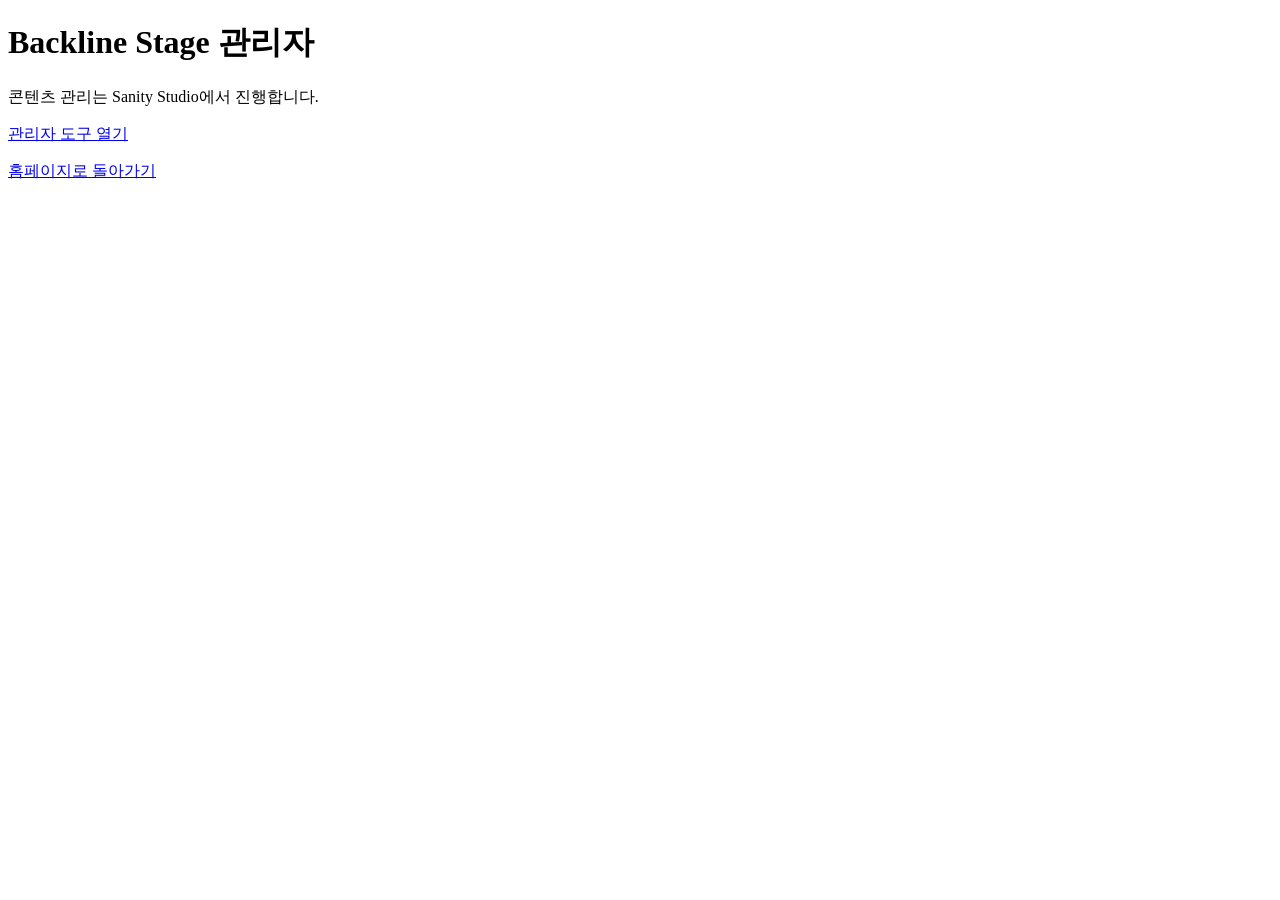
<file: admin/index.html>
<!doctype html>
<html lang="ko">
  <head>
    <meta charset="utf-8" />
    <meta name="viewport" content="width=device-width, initial-scale=1" />
    <meta name="robots" content="noindex,nofollow" />
    <title>관리자 | Backline Stage</title>
  </head>
  <body>
    <main>
      <h1>Backline Stage 관리자</h1>
      <p>콘텐츠 관리는 Sanity Studio에서 진행합니다.</p>
      <p><a href="https://backline-stage.sanity.studio/">관리자 도구 열기</a></p>
      <p><a href="/">홈페이지로 돌아가기</a></p>
    </main>
  </body>
</html>
</file>
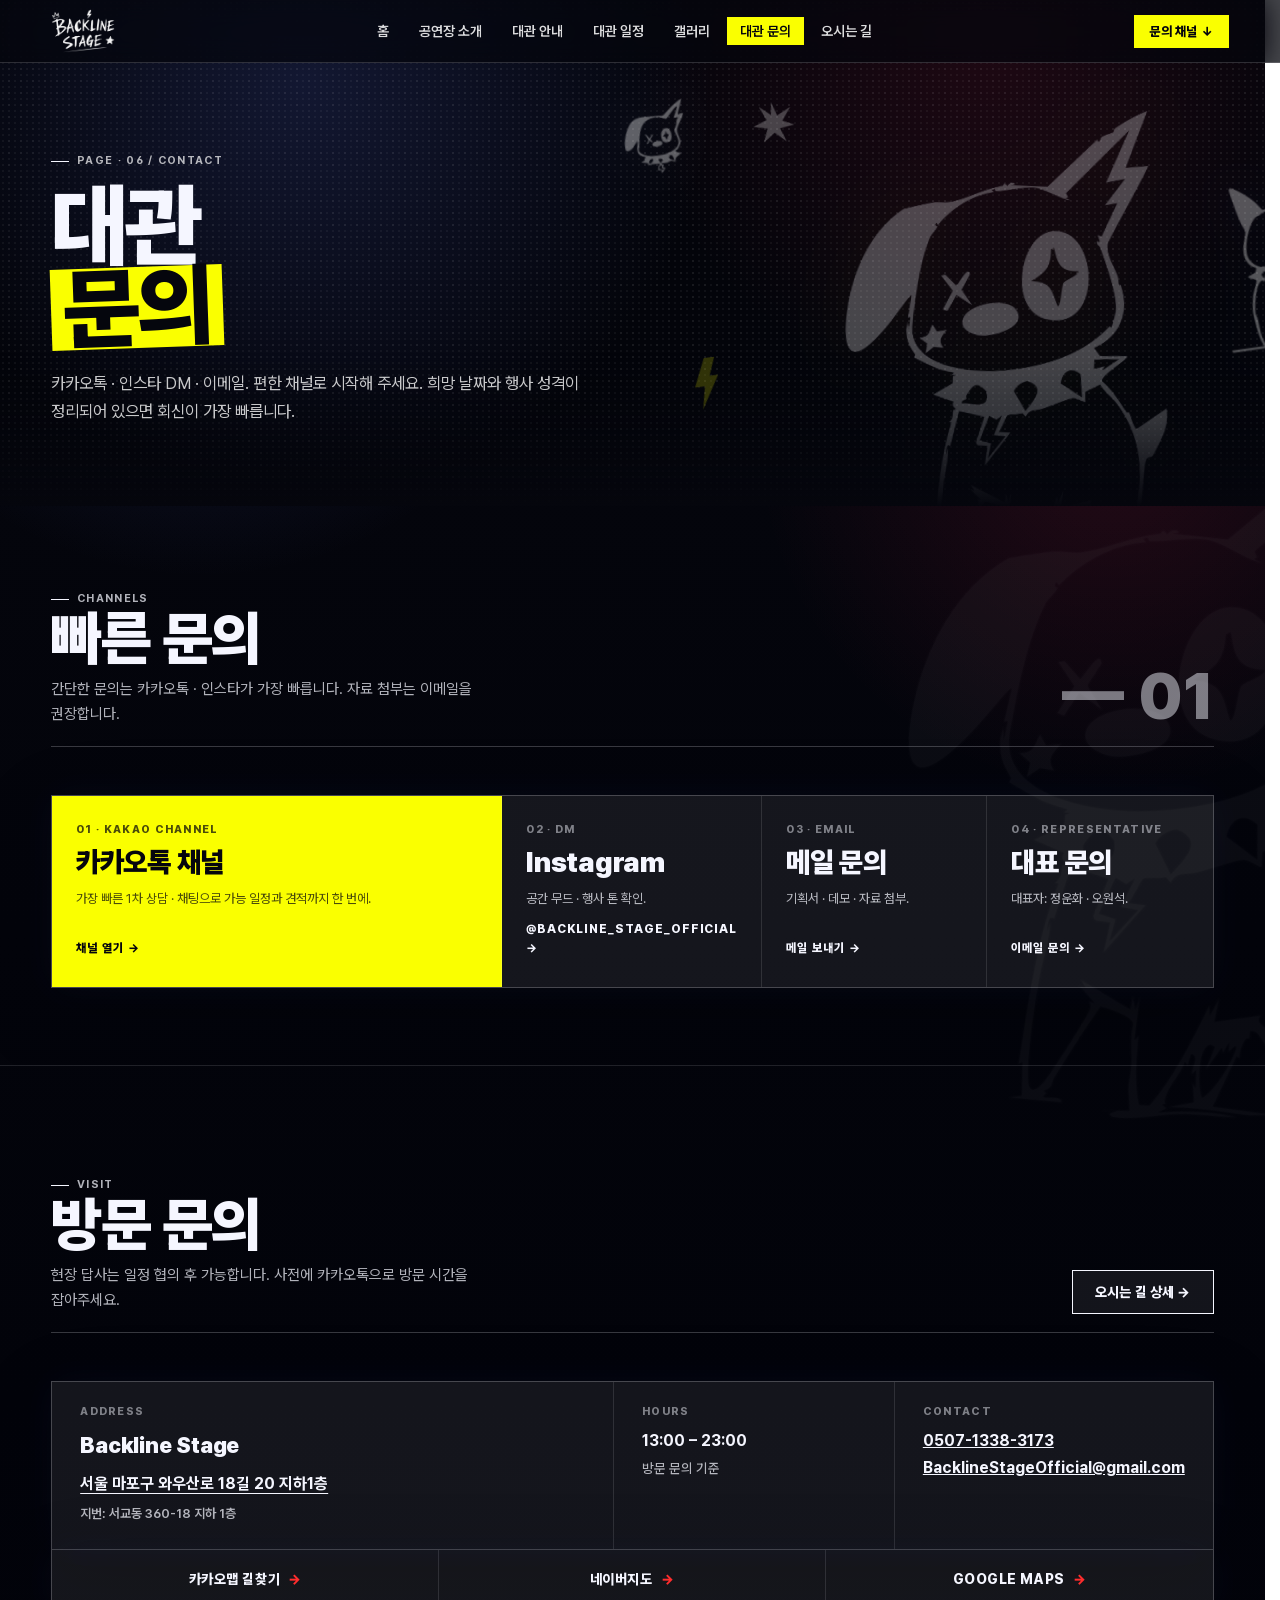
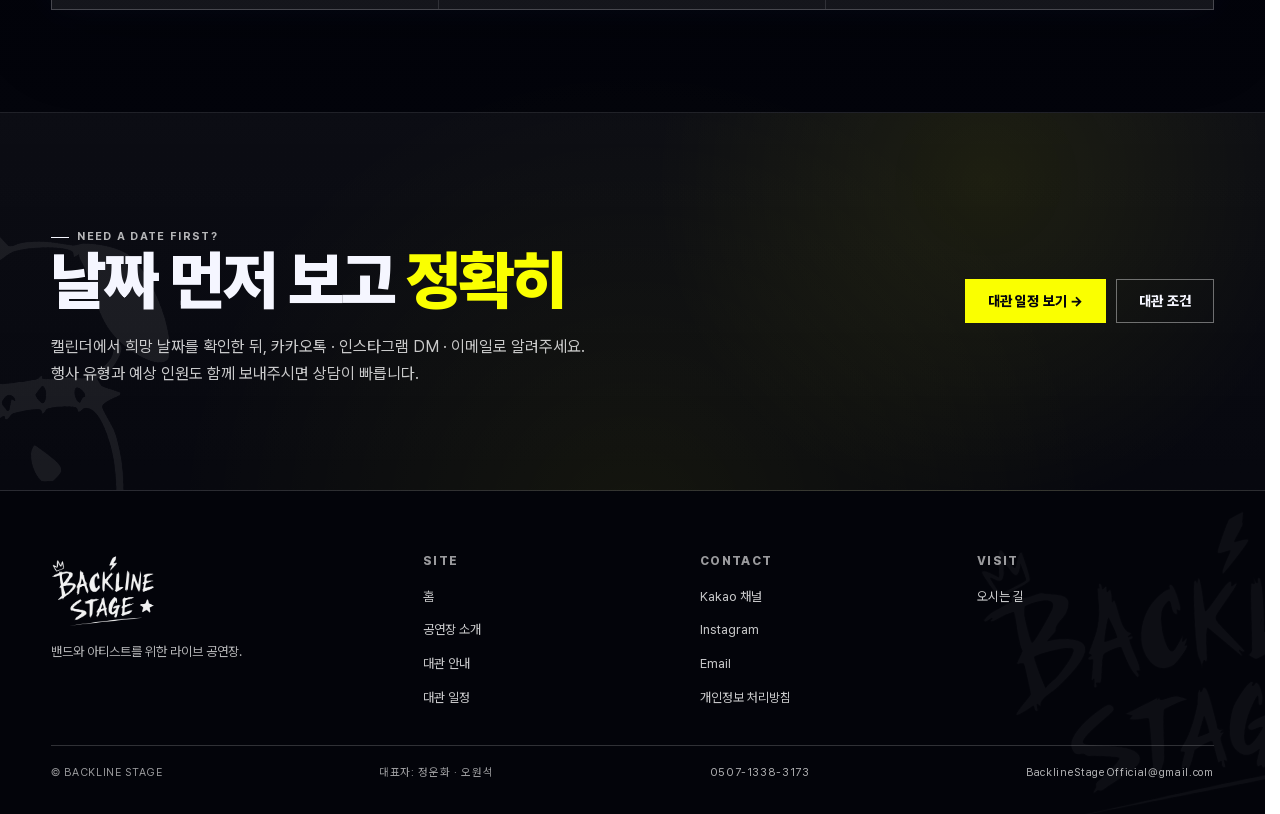
<file: contact.html>
<!doctype html>
<html lang="ko">
  <head>
    <meta charset="utf-8" />
    <meta name="viewport" content="width=device-width, initial-scale=1" />
    <link rel="stylesheet" href="./assets/fonts/pretendard/pretendard-dynamic-subset.css" />
    <link rel="preload" as="image" href="./assets/brand/original-white/logo-white.png" />
    <link rel="preload" as="image" href="./assets/brand/original-white/mascot-white.png" />
    <link rel="preload" as="image" href="./assets/brand/original-white/face-white.png" media="(min-width: 1081px)" />
    <link rel="preload" as="image" href="./assets/brand/original-white/mascot-back-white.png" media="(min-width: 1081px)" />
    <title>대관 문의 | Backline Stage</title>
<link rel="icon" href="/favicon.ico" sizes="any" />
    <link rel="icon" type="image/png" sizes="48x48" href="/favicon-48.png" />
    <link rel="icon" type="image/png" sizes="192x192" href="/favicon-192.png" />
    <link rel="apple-touch-icon" sizes="180x180" href="/apple-touch-icon.png" />
    <link rel="stylesheet" href="./styles.css" />
    <script defer src="./page-transitions.js"></script>
    <meta name="description" content="카카오톡, 인스타그램 DM, 이메일로 Backline Stage 대관 문의를 시작하세요." />
    <link rel="canonical" href="https://sbchung-ops.github.io/backline-stage-live/contact.html" />
    <meta property="og:site_name" content="Backline Stage" />
    <meta property="og:title" content="대관 문의 | Backline Stage" />
    <meta property="og:description" content="카카오톡, 인스타그램 DM, 이메일로 Backline Stage 대관 문의를 시작하세요." />
    <meta property="og:type" content="website" />
    <meta property="og:url" content="https://sbchung-ops.github.io/backline-stage-live/contact.html" />
    <meta property="og:image" content="https://sbchung-ops.github.io/backline-stage-live/assets/hero-reference-style.jpg" />
    <meta property="og:locale" content="ko_KR" />
    <meta name="twitter:card" content="summary_large_image" />
    <meta name="twitter:title" content="대관 문의 | Backline Stage" />
    <meta name="twitter:description" content="카카오톡, 인스타그램 DM, 이메일로 Backline Stage 대관 문의를 시작하세요." />
    <meta name="twitter:image" content="https://sbchung-ops.github.io/backline-stage-live/assets/hero-reference-style.jpg" />
    <script>window.BACKLINE_API_DISABLED=true;</script>
    <script type="module" src="./site-data.js"></script>
    <script type="module" src="./cms-content.js"></script>
  </head>
  <body>
    <header class="site-header">
      <div class="site-header__inner">
        <a class="brand" href="./index.html" aria-label="Backline Stage 홈">
          <img src="./assets/brand/original-white/logo-white.png" width="3243" height="2238" alt="" />
          <span class="brand-name">Backline Stage</span>
        </a>
        <nav class="nav" aria-label="주요 메뉴">
          <a href="./index.html">홈</a>
          <a href="./about.html">공연장 소개</a>
          <a href="./rental.html">대관 안내</a>
          <a href="./schedule.html">대관 일정</a>
          <a href="./gallery.html">갤러리</a>
          <a class="is-active" href="./contact.html">대관 문의</a>
          <a href="./location.html">오시는 길</a>
        </nav>
        <a class="header-cta" href="#contact-channels">문의 채널 ↓</a>
        <button class="nav-toggle" aria-label="메뉴 열기" onclick="document.querySelector('.nav').classList.toggle('is-open')">MENU</button>
      </div>
    </header>

    <main>
      <!-- HERO -->
      <section class="page-hero">
        <div class="page-hero__noise" aria-hidden="true"></div>
        <div class="page-hero__inner">
          <div>
            <p class="eyebrow">Page · 06 / Contact</p>
            <h1>대관<br /><span class="stamp">문의</span></h1>
            <p class="lead">
              카카오톡 · 인스타 DM · 이메일. 편한 채널로 시작해 주세요. 희망 날짜와 행사 성격이 정리되어 있으면 회신이 가장 빠릅니다.
            </p>
          </div>
          <div class="page-hero__pills" aria-hidden="true">
            <span class="hot">Reply 1–2 영업일</span>
            <span>13:00–23:00 KST</span>
            <span>KR · EN</span>
          </div>
        </div>
      </section>

      <!-- BIG CHANNELS -->
      <section class="section tight" id="contact-channels">
        <div class="wrap">
          <div class="section-head">
            <div>
              <p class="eyebrow">Channels</p>
              <h2>빠른 문의</h2>
              <p class="lead">간단한 문의는 카카오톡 · 인스타가 가장 빠릅니다. 자료 첨부는 이메일을 권장합니다.</p>
            </div>
            <div class="section-head__r"><span class="num">— 01</span></div>
          </div>

          <div class="bigch">
            <a class="primary" target="_blank" rel="noopener" href="https://pf.kakao.com/_UpUKX">
              <span class="bc-tag">01 · Kakao Channel</span>
              <span class="bc-title">카카오톡 채널</span>
              <span class="bc-sub">가장 빠른 1차 상담 · 채팅으로 가능 일정과 견적까지 한 번에.</span>
              <span class="bc-go">채널 열기</span>
            </a>
            <a target="_blank" rel="noopener" href="https://www.instagram.com/backline_stage_official/">
              <span class="bc-tag">02 · DM</span>
              <span class="bc-title">Instagram</span>
              <span class="bc-sub">공간 무드 · 행사 톤 확인.</span>
              <span class="bc-go">@backline_stage_official</span>
            </a>
            <a href="mailto:BacklineStageOfficial@gmail.com">
              <span class="bc-tag">03 · Email</span>
              <span class="bc-title">메일 문의</span>
              <span class="bc-sub">기획서 · 데모 · 자료 첨부.</span>
              <span class="bc-go">메일 보내기</span>
            </a>
            <a href="mailto:BacklineStageOfficial@gmail.com">
              <span class="bc-tag">04 · Representative</span>
              <span class="bc-title">대표 문의</span>
              <span class="bc-sub">대표자: 정운화 · 오원석.</span>
              <span class="bc-go">이메일 문의</span>
            </a>
          </div>
        </div>
      </section>

      <!-- VISIT TEASER -->
      <section class="section">
        <div class="wrap">
          <div class="section-head">
            <div>
              <p class="eyebrow">Visit</p>
              <h2>방문 문의</h2>
              <p class="lead">현장 답사는 일정 협의 후 가능합니다. 사전에 카카오톡으로 방문 시간을 잡아주세요.</p>
            </div>
            <div class="section-head__r">
              <a class="btn" href="./location.html">오시는 길 상세 →</a>
            </div>
          </div>

          <div class="addr-bar">
            <div>
              <span class="ab-tag">Address</span>
              <span class="ab-v big">Backline Stage</span>
              <a class="ab-v addr-link" target="_blank" rel="noopener" data-bind="venue.address" href="https://map.kakao.com/link/map/Backline%20Stage,37.5510009887565,126.924016871226" style="margin-top:6px;display:block;">서울 마포구 와우산로 18길 20 지하1층</a>
              <span class="ab-v" style="font-size:13px;font-weight:600;color:var(--ink-3);margin-top:6px;display:block;">지번: 서교동 360-18 지하 1층</span>
            </div>
            <div>
              <span class="ab-tag">Hours</span>
              <span class="ab-v">13:00 – 23:00<br /><small style="font-weight:500;color:var(--ink-3);">방문 문의 기준</small></span>
            </div>
            <div>
              <span class="ab-tag">Contact</span>
              <span class="ab-v">
                <a class="ab-link" href="tel:010-3402-4358">010-3402-4358</a><br />
                <a class="ab-link" href="mailto:BacklineStageOfficial@gmail.com">BacklineStageOfficial@gmail.com</a>
              </span>
            </div>
          </div>

          <div class="app-row" aria-label="지도 앱 연동">
            <a target="_blank" rel="noopener" data-mapaction="kakao" href="https://map.kakao.com/link/to/Backline%20Stage,37.5510009887565,126.924016871226">카카오맵 길찾기 <span class="arr">→</span></a>
            <a target="_blank" rel="noopener" data-mapaction="naver" href="https://map.naver.com/p/search/서울%20마포구%20와우산로%2018길%2020%20지하1층">네이버지도 <span class="arr">→</span></a>
            <a target="_blank" rel="noopener" data-mapaction="google" href="https://www.google.com/maps/dir/?api=1&destination=37.5510009887565,126.924016871226">Google Maps <span class="arr">→</span></a>
          </div>
        </div>
      </section>

      <!-- CTA -->
      <section class="cta">
        <div class="cta__inner">
          <div>
            <p class="eyebrow" style="color: rgba(255,255,255,0.7);">Need a date first?</p>
            <h2>날짜 먼저 보고 <span class="acc">정확히</span></h2>
            <p>캘린더에서 희망 날짜를 확인한 뒤, 카카오톡 · 인스타그램 DM · 이메일로 알려주세요. 행사 유형과 예상 인원도 함께 보내주시면 상담이 빠릅니다.</p>
          </div>
          <div class="cta__actions">
            <a class="btn hot" href="./schedule.html">대관 일정 보기 →</a>
            <a class="btn ghost" href="./rental.html">대관 조건</a>
          </div>
        </div>
      </section>
    </main>

    <footer class="site-footer">
      <div class="site-footer__inner">
        <div class="site-footer__top">
          <div class="site-footer__brand">
            <div class="logo-line">
              <img src="./assets/brand/original-white/logo-white.png" width="3243" height="2238" alt="" />
              <strong>Backline Stage</strong>
            </div>
            <p>밴드와 아티스트를 위한 라이브 공연장.</p>
          </div>
          <div>
            <h4>Site</h4>
            <ul>
              <li><a href="./index.html">홈</a></li>
              <li><a href="./about.html">공연장 소개</a></li>
              <li><a href="./rental.html">대관 안내</a></li>
              <li><a href="./schedule.html">대관 일정</a></li>
            </ul>
          </div>
          <div>
            <h4>Contact</h4>
            <ul>
              <li><a target="_blank" rel="noopener" href="https://pf.kakao.com/_UpUKX">Kakao 채널</a></li>
              <li><a target="_blank" rel="noopener" href="https://www.instagram.com/backline_stage_official/">Instagram</a></li>
              <li><a href="mailto:BacklineStageOfficial@gmail.com">Email</a></li>
              <li><a href="./privacy-policy.html">개인정보 처리방침</a></li>
            </ul>
          </div>
          <div>
            <h4>Visit</h4>
            <ul>
              <li><a href="./location.html">오시는 길</a></li>
            </ul>
          </div>
        </div>
        <div class="site-footer__bot">
          <span>© Backline Stage</span>
          <span>대표자: 정운화 · 오원석</span>
          <span><a href="tel:010-3402-4358">010-3402-4358</a></span>
          <span><a href="mailto:BacklineStageOfficial@gmail.com">BacklineStageOfficial@gmail.com</a></span>
        </div>
      </div>
    </footer>
  </body>
</html>
</file>
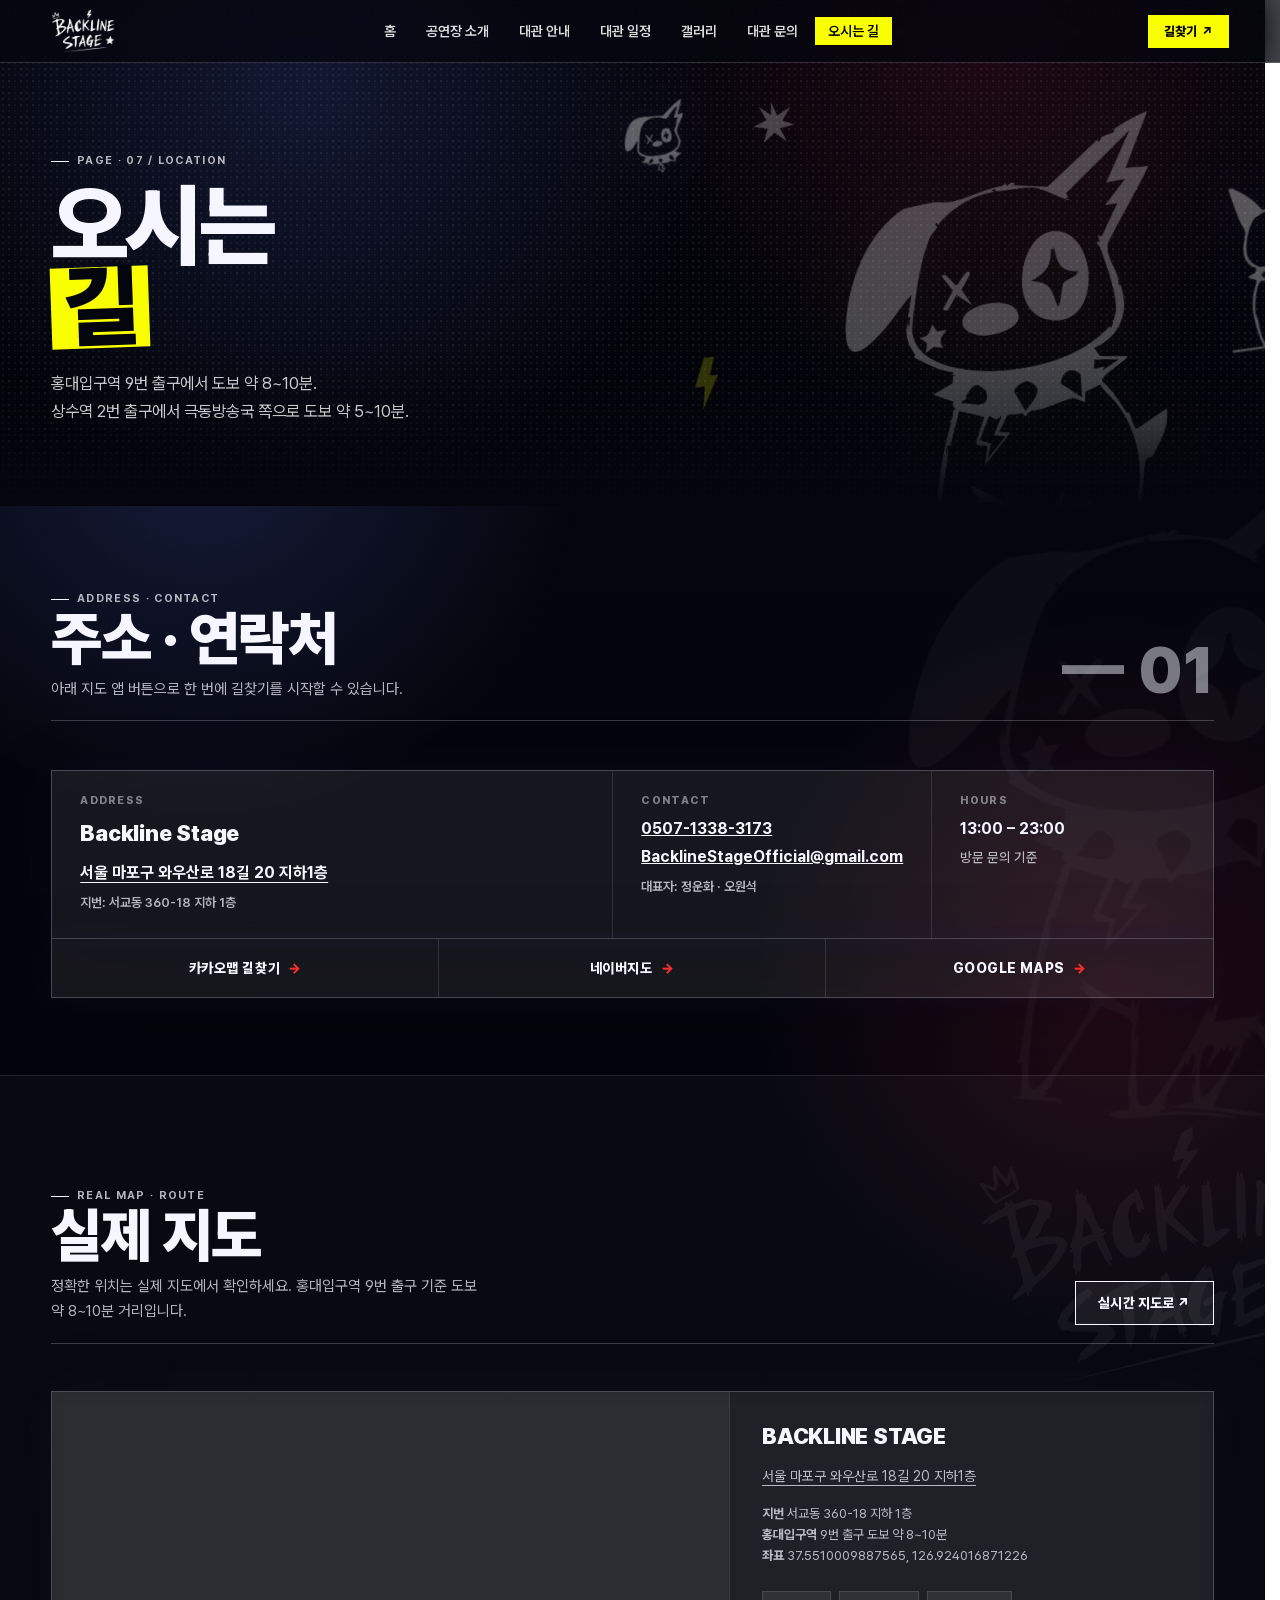
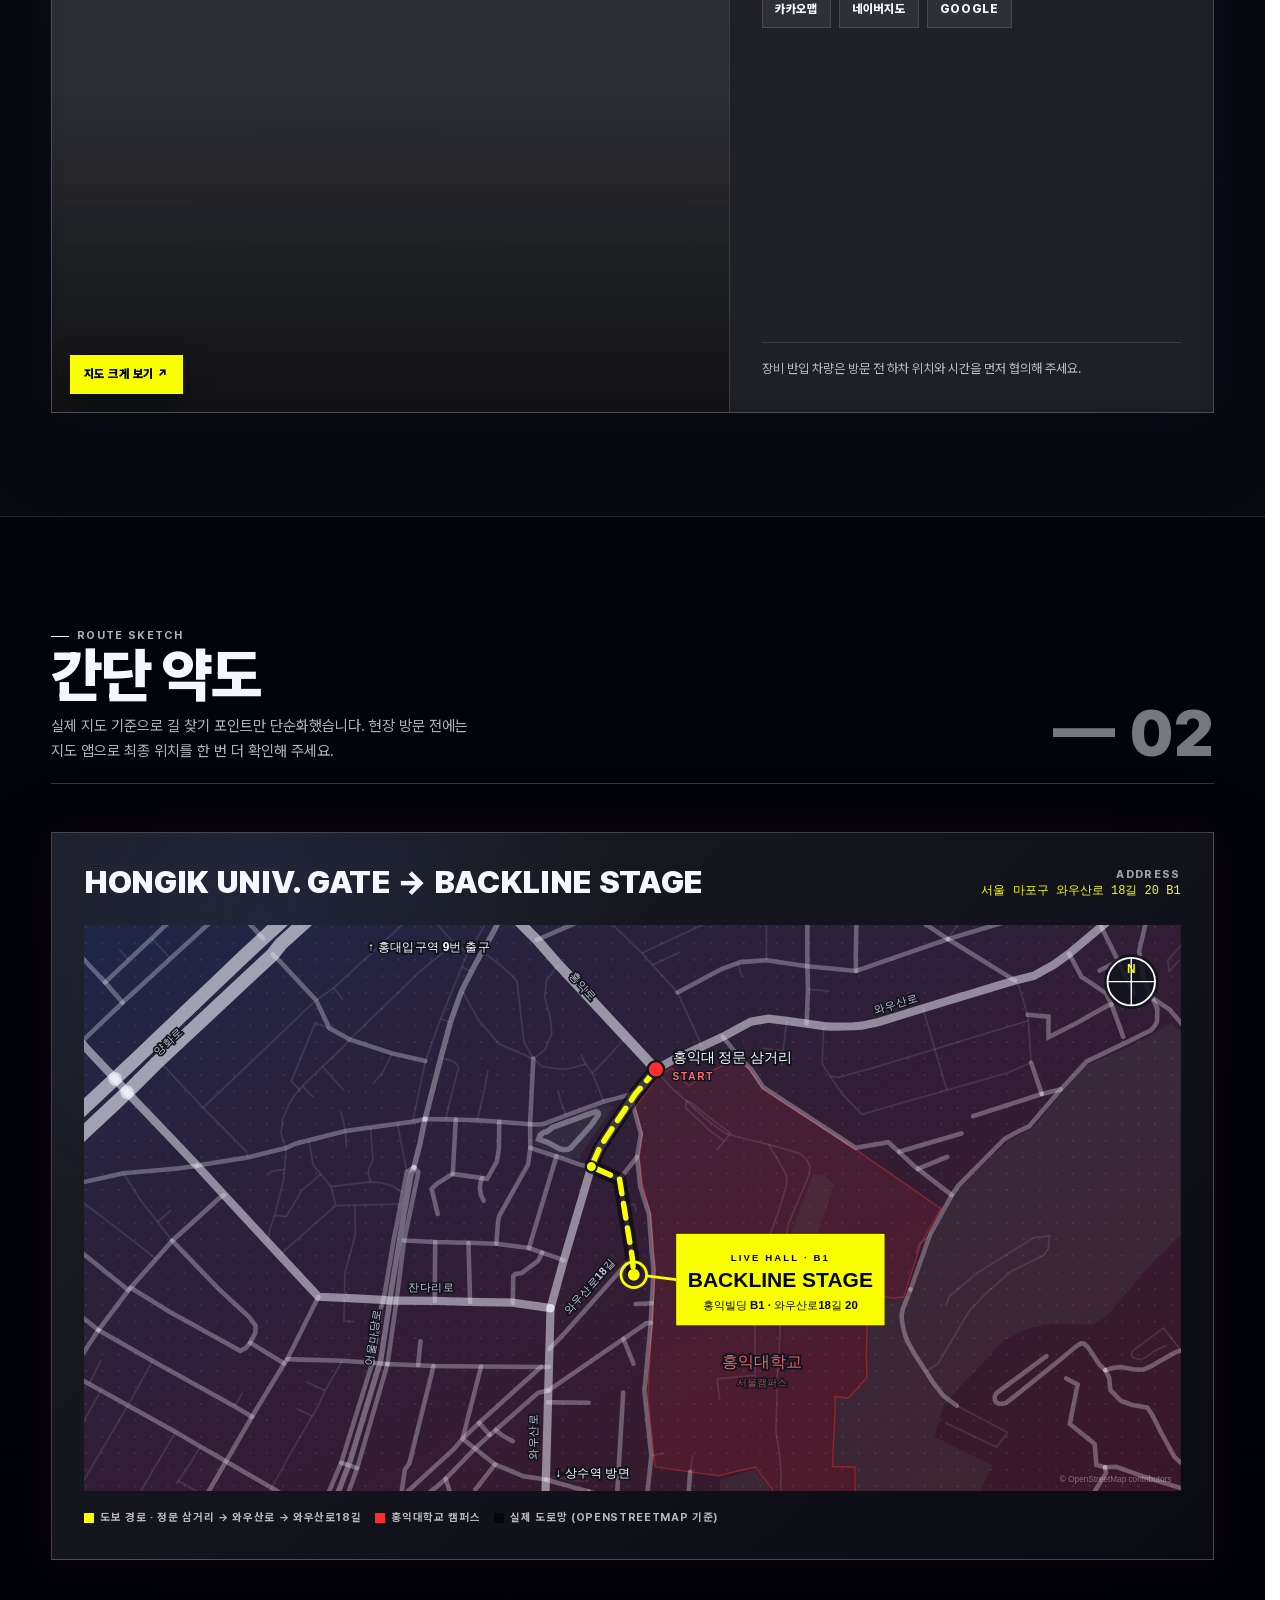
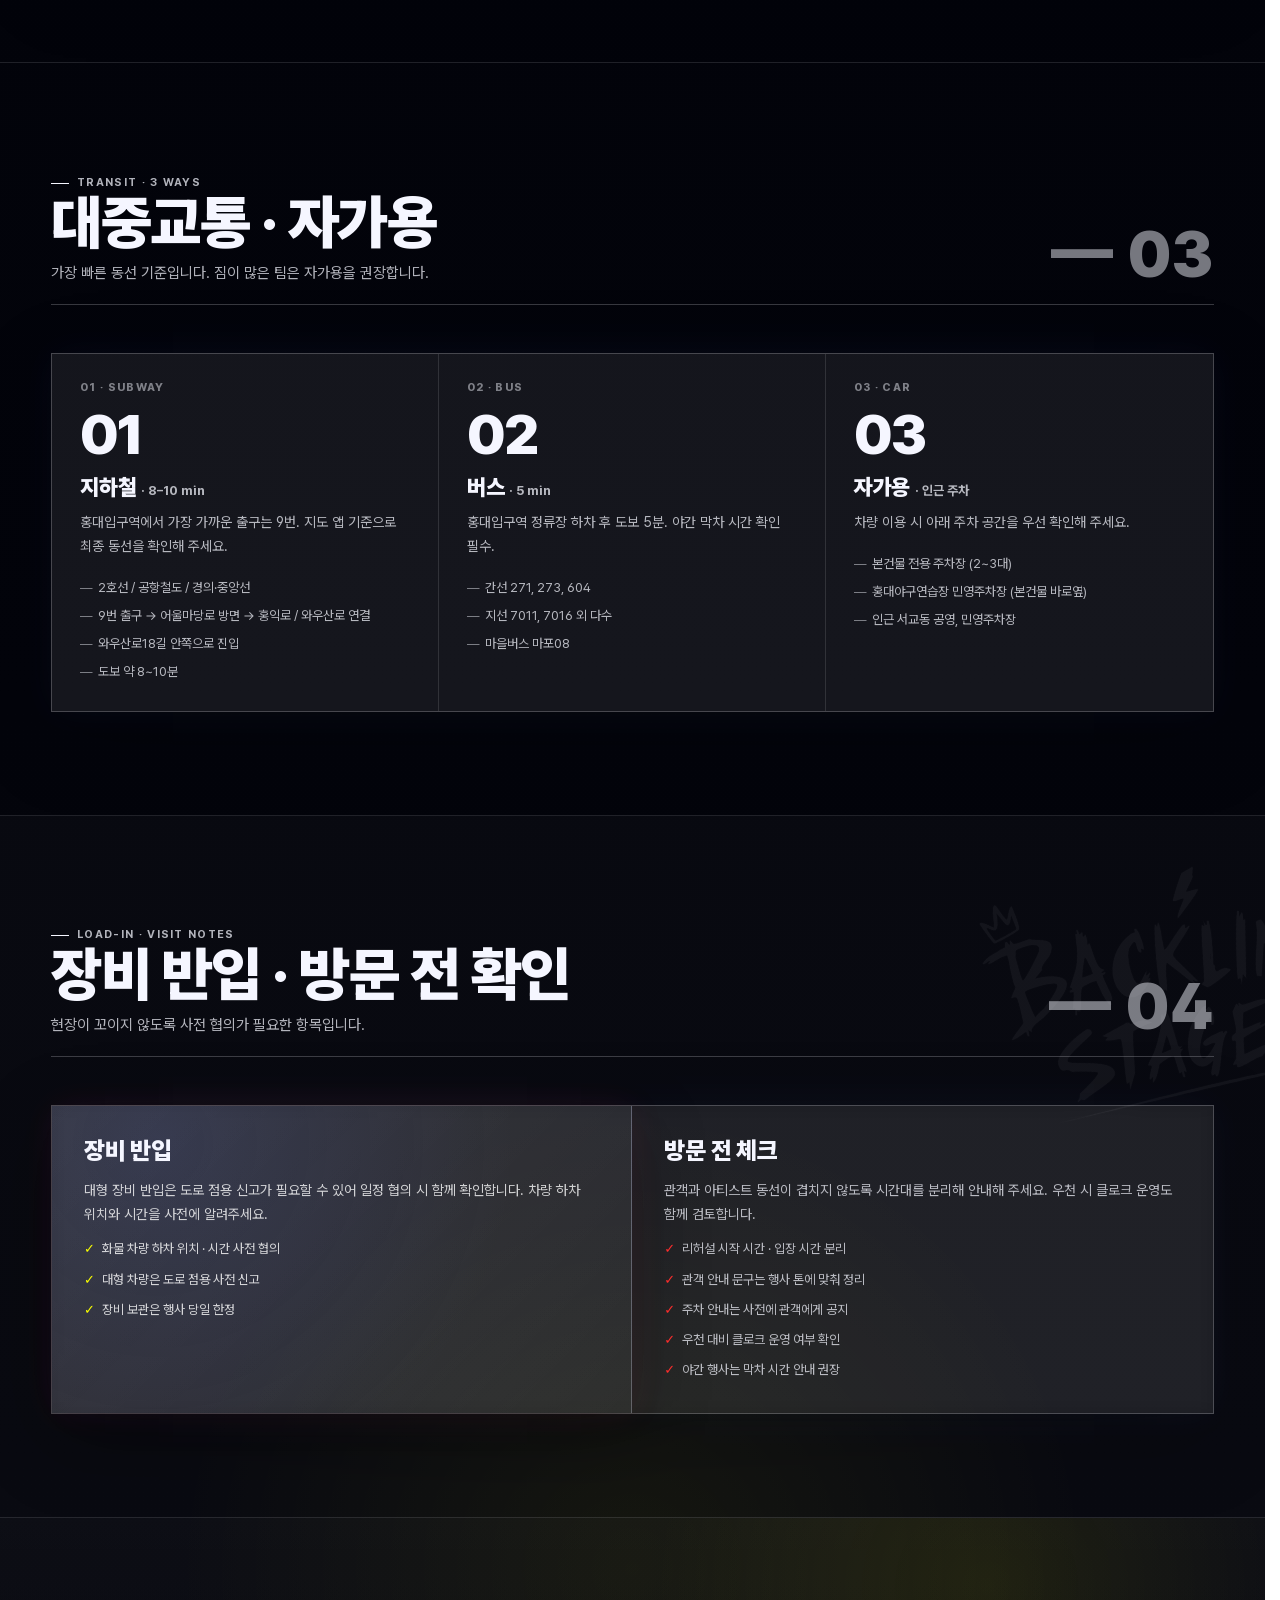
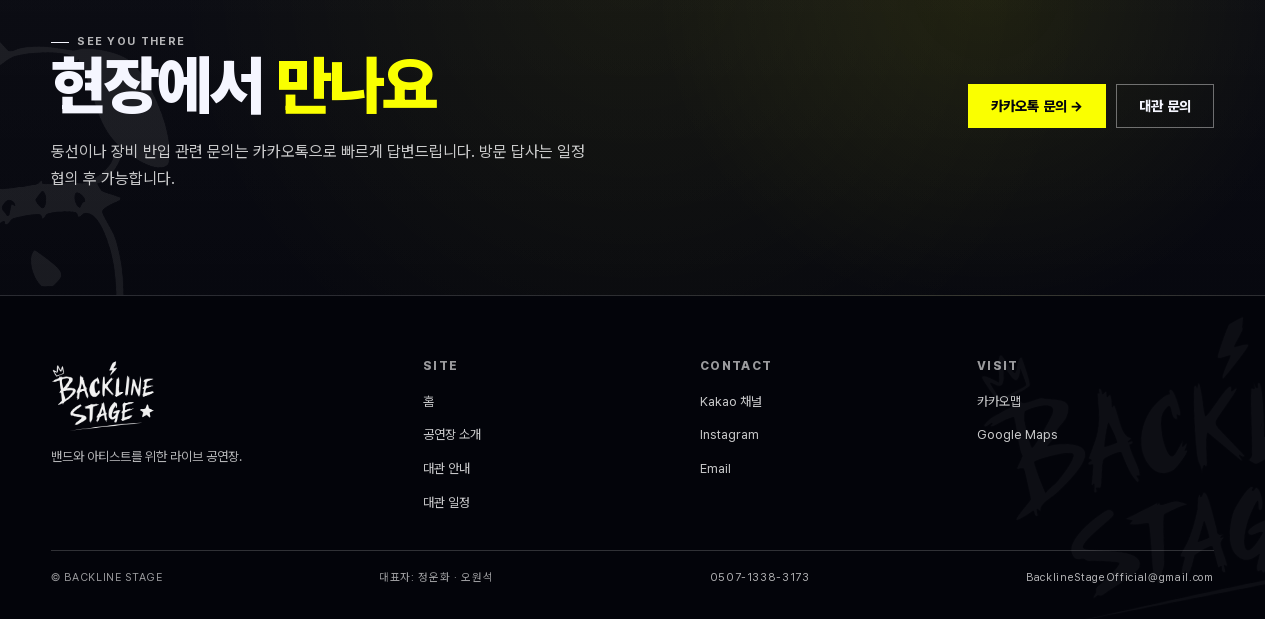
<file: location.html>
<!doctype html>
<html lang="ko">
  <head>
    <meta charset="utf-8" />
    <meta name="viewport" content="width=device-width, initial-scale=1" />
    <link rel="stylesheet" href="./assets/fonts/pretendard/pretendard-dynamic-subset.css" />
    <link rel="preload" as="image" href="./assets/brand/original-white/logo-white.png" />
    <link rel="preload" as="image" href="./assets/brand/original-white/mascot-white.png" />
    <link rel="preload" as="image" href="./assets/brand/original-white/face-white.png" media="(min-width: 1081px)" />
    <link rel="preload" as="image" href="./assets/brand/original-white/mascot-back-white.png" media="(min-width: 1081px)" />
    <title>오시는 길 | Backline Stage</title>
<link rel="icon" href="/favicon.ico" sizes="any" />
    <link rel="icon" type="image/png" sizes="48x48" href="/favicon-48.png" />
    <link rel="icon" type="image/png" sizes="192x192" href="/favicon-192.png" />
    <link rel="apple-touch-icon" sizes="180x180" href="/apple-touch-icon.png" />
    <link rel="stylesheet" href="./styles.css" />
    <script defer src="./page-transitions.js"></script>
    <meta name="description" content="서울 마포구 와우산로18길 20 지하1층 Backline Stage 위치, 약도, 지도 앱 길찾기 안내." />
    <link rel="canonical" href="https://sbchung-ops.github.io/backline-stage-live/location.html" />
    <meta property="og:site_name" content="Backline Stage" />
    <meta property="og:title" content="오시는 길 | Backline Stage" />
    <meta property="og:description" content="서울 마포구 와우산로18길 20 지하1층 Backline Stage 위치, 약도, 지도 앱 길찾기 안내." />
    <meta property="og:type" content="website" />
    <meta property="og:url" content="https://sbchung-ops.github.io/backline-stage-live/location.html" />
    <meta property="og:image" content="https://sbchung-ops.github.io/backline-stage-live/assets/hero-reference-style.jpg" />
    <meta property="og:locale" content="ko_KR" />
    <meta name="twitter:card" content="summary_large_image" />
    <meta name="twitter:title" content="오시는 길 | Backline Stage" />
    <meta name="twitter:description" content="서울 마포구 와우산로18길 20 지하1층 Backline Stage 위치, 약도, 지도 앱 길찾기 안내." />
    <meta name="twitter:image" content="https://sbchung-ops.github.io/backline-stage-live/assets/hero-reference-style.jpg" />
    <script type="application/ld+json">{
  "@context": "https://schema.org",
  "@type": "LocalBusiness",
  "name": "Backline Stage",
  "url": "https://sbchung-ops.github.io/backline-stage-live",
  "image": "https://sbchung-ops.github.io/backline-stage-live/assets/hero-reference-style.jpg",
  "email": "BacklineStageOfficial@gmail.com",
  "address": {
    "@type": "PostalAddress",
    "streetAddress": "서울 마포구 와우산로18길 20 지하1층",
    "addressLocality": "마포구",
    "addressRegion": "서울",
    "addressCountry": "KR"
  },
  "geo": {
    "@type": "GeoCoordinates",
    "latitude": 37.5510009887565,
    "longitude": 126.924016871226
  },
  "sameAs": [
    "https://pf.kakao.com/_UpUKX",
    "https://www.instagram.com/backline_stage_official/",
    "https://www.youtube.com/@BacklineStage"
  ]
}</script>
    <script>window.BACKLINE_API_DISABLED=true;</script>
    <script type="module" src="./site-data.js"></script>
    <script type="module" src="./cms-content.js"></script>
  </head>
  <body>
    <header class="site-header">
      <div class="site-header__inner">
        <a class="brand" href="./index.html" aria-label="Backline Stage 홈">
          <img src="./assets/brand/original-white/logo-white.png" width="3243" height="2238" alt="" />
          <span class="brand-name">Backline Stage</span>
        </a>
        <nav class="nav" aria-label="주요 메뉴">
          <a href="./index.html">홈</a>
          <a href="./about.html">공연장 소개</a>
          <a href="./rental.html">대관 안내</a>
          <a href="./schedule.html">대관 일정</a>
          <a href="./gallery.html">갤러리</a>
          <a href="./contact.html">대관 문의</a>
          <a class="is-active" href="./location.html">오시는 길</a>
        </nav>
        <a class="header-cta" target="_blank" rel="noopener" href="https://map.kakao.com/link/to/Backline%20Stage,37.5510009887565,126.924016871226">길찾기 ↗</a>
        <button class="nav-toggle" aria-label="메뉴 열기" onclick="document.querySelector('.nav').classList.toggle('is-open')">MENU</button>
      </div>
    </header>

    <main>
      <!-- HERO -->
      <section class="page-hero">
        <div class="page-hero__noise" aria-hidden="true"></div>
        <div class="page-hero__inner">
          <div>
            <p class="eyebrow">Page · 07 / Location</p>
            <h1>오시는<br /><span class="stamp">길</span></h1>
            <p class="lead">
              홍대입구역 9번 출구에서 도보 약 8~10분.<br />
              상수역 2번 출구에서 극동방송국 쪽으로 도보 약 5~10분.
            </p>
          </div>
          <div class="page-hero__pills" aria-hidden="true">
            <span class="hot">홍대입구 9번 · 8–10 min</span>
            <span>Mapo · Seoul</span>
            <span>Load-in by appt.</span>
          </div>
        </div>
      </section>

      <!-- ADDRESS BAR -->
      <section class="section tight">
        <div class="wrap">
          <div class="section-head">
            <div>
              <p class="eyebrow">Address · Contact</p>
              <h2>주소 · 연락처</h2>
              <p class="lead">아래 지도 앱 버튼으로 한 번에 길찾기를 시작할 수 있습니다.</p>
            </div>
            <div class="section-head__r"><span class="num">— 01</span></div>
          </div>

          <div class="addr-bar">
            <div>
              <span class="ab-tag">Address</span>
              <span class="ab-v big">Backline Stage</span>
              <a class="ab-v addr-link" target="_blank" rel="noopener" data-bind="venue.address" href="https://map.kakao.com/link/map/Backline%20Stage,37.5510009887565,126.924016871226" style="margin-top:6px;display:block;">서울 마포구 와우산로 18길 20 지하1층</a>
              <span class="ab-v" style="font-size:13px;font-weight:600;color:var(--ink-3);margin-top:6px;display:block;">지번: 서교동 360-18 지하 1층</span>
            </div>
            <div>
              <span class="ab-tag">Contact</span>
              <span class="ab-v">
                <a class="ab-link" href="tel:010-3402-4358">010-3402-4358</a><br />
                <a class="ab-link" href="mailto:BacklineStageOfficial@gmail.com">BacklineStageOfficial@gmail.com</a>
              </span>
              <span class="ab-v" style="font-size:13px;font-weight:600;color:var(--ink-3);margin-top:6px;display:block;">대표자: 정운화 · 오원석</span>
            </div>
            <div>
              <span class="ab-tag">Hours</span>
              <span class="ab-v">13:00 – 23:00<br /><small style="font-weight:500;color:var(--ink-3);">방문 문의 기준</small></span>
            </div>
          </div>

          <div class="app-row" aria-label="지도 앱 연동">
            <a target="_blank" rel="noopener" data-mapaction="kakao" href="https://map.kakao.com/link/to/Backline%20Stage,37.5510009887565,126.924016871226">카카오맵 길찾기 <span class="arr">→</span></a>
            <a target="_blank" rel="noopener" data-mapaction="naver" href="https://map.naver.com/p/search/서울%20마포구%20와우산로%2018길%2020%20지하1층">네이버지도 <span class="arr">→</span></a>
            <a target="_blank" rel="noopener" data-mapaction="google" href="https://www.google.com/maps/dir/?api=1&destination=37.5510009887565,126.924016871226">Google Maps <span class="arr">→</span></a>
          </div>
        </div>
      </section>

      <!-- REAL MAP -->
      <section class="section alt">
        <div class="wrap">
          <div class="section-head">
            <div>
              <p class="eyebrow">Real map · Route</p>
              <h2>실제 지도</h2>
              <p class="lead">정확한 위치는 실제 지도에서 확인하세요. 홍대입구역 9번 출구 기준 도보 약 8~10분 거리입니다.</p>
            </div>
            <div class="section-head__r">
              <a class="btn" target="_blank" rel="noopener" href="https://map.kakao.com/link/map/Backline%20Stage,37.5510009887565,126.924016871226">실시간 지도로 ↗</a>
            </div>
          </div>

          <div class="mini-map mini-map--location">
            <div class="mini-map__map">
              <iframe
                title="Backline Stage 실제 지도"
                src="https://maps.google.com/maps?q=37.5510009887565,126.924016871226&z=17&output=embed"
                loading="lazy"
                referrerpolicy="no-referrer-when-downgrade"
              ></iframe>
              <a class="mini-map__open" target="_blank" rel="noopener" href="https://map.kakao.com/link/map/Backline%20Stage,37.5510009887565,126.924016871226" aria-label="Backline Stage 위치를 카카오맵에서 열기">
                <span>지도 크게 보기 ↗</span>
              </a>
            </div>
            <div class="mini-map__info">
              <h3>Backline Stage</h3>
              <p class="addr">
                <a class="addr-link" target="_blank" rel="noopener" href="https://map.kakao.com/link/map/Backline%20Stage,37.5510009887565,126.924016871226">서울 마포구 와우산로 18길 20 지하1층</a>
              </p>
              <p style="font-size:13px;color:var(--ink-3);">
                <strong>지번</strong> 서교동 360-18 지하 1층<br />
                <strong>홍대입구역</strong> 9번 출구 도보 약 8~10분<br />
                <strong>좌표</strong> 37.5510009887565, 126.924016871226
              </p>
              <div class="map-apps" aria-label="지도 앱으로 열기">
                <a target="_blank" rel="noopener" href="https://map.kakao.com/link/map/Backline%20Stage,37.5510009887565,126.924016871226">카카오맵</a>
                <a target="_blank" rel="noopener" href="https://map.naver.com/p/search/서울%20마포구%20와우산로%2018길%2020%20지하1층">네이버지도</a>
                <a target="_blank" rel="noopener" href="https://www.google.com/maps/search/?api=1&query=37.5510009887565,126.924016871226">Google</a>
              </div>
              <div class="map-note">
                장비 반입 차량은 방문 전 하차 위치와 시간을 먼저 협의해 주세요.
              </div>
            </div>
          </div>
        </div>
      </section>

      <!-- SIMPLE ROUTE MAP -->
      <section class="section">
        <div class="wrap">
          <div class="section-head">
            <div>
              <p class="eyebrow">Route sketch</p>
              <h2>간단 약도</h2>
              <p class="lead">실제 지도 기준으로 길 찾기 포인트만 단순화했습니다. 현장 방문 전에는 지도 앱으로 최종 위치를 한 번 더 확인해 주세요.</p>
            </div>
            <div class="section-head__r"><span class="num">— 02</span></div>
          </div>

          <div class="map-card">
            <div class="map-card__head">
              <h3>Hongik Univ. Gate → Backline Stage</h3>
              <div style="text-align:right;">
                <div class="m-tag">Address</div>
                <div class="m-coord">서울 마포구 와우산로 18길 20 B1</div>
              </div>
            </div>

            <!-- 실제 OSM 도로망 기반 약도. 도로 레이어 재생성: node tools/generate-route-sketch.mjs -->
            <svg class="sketch" viewBox="0 0 1200 620" xmlns="http://www.w3.org/2000/svg" role="img" aria-label="홍익대학교 정문 삼거리에서 와우산로, 와우산로18길을 따라 Backline Stage(홍익빌딩 B1)까지 이어지는 실제 도로 기반 약도">
              <defs>
                <pattern id="routeDots" x="0" y="0" width="18" height="18" patternUnits="userSpaceOnUse">
                  <circle cx="2" cy="2" r="1" fill="rgba(255,255,255,0.12)" />
                </pattern>
                <linearGradient id="routeGlow" x1="0" y1="0" x2="1" y2="1">
                  <stop offset="0" stop-color="rgba(74,92,190,0.26)" />
                  <stop offset="1" stop-color="rgba(255,45,93,0.18)" />
                </linearGradient>
                <style>
                  .rs-label { font-family: Pretendard, sans-serif; font-size: 12px; font-weight: 800; fill: rgba(245,246,255,0.8); paint-order: stroke; stroke: #10131d; stroke-width: 3.5px; letter-spacing: 0.04em; }
                  .rs-dir { font-family: Pretendard, sans-serif; font-size: 13px; font-weight: 900; fill: #ffffff; paint-order: stroke; stroke: #10131d; stroke-width: 4px; letter-spacing: 0.02em; }
                </style>
              </defs>
              <rect x="0" y="0" width="1200" height="620" fill="#10131d" />
              <rect x="0" y="0" width="1200" height="620" fill="url(#routeGlow)" />
              <rect x="0" y="0" width="1200" height="620" fill="url(#routeDots)" />

              <!-- 공원 / 홍익대 캠퍼스 (실제 폴리곤) -->
              <path d="M1186.5 108.7L1164.7 121.9L1141.3 134.7L1094.6 154.4L1074.5 178.3L1036.7 223.6L1025.4 228.8L1011.8 236.3L957.7 285.1L950.5 296.4L925.3 348.7L904.8 406.3L896.9 407.1L885.5 408.1L867.9 405.5L868.4 413L858.8 416.5L857.5 427.3L856.6 452L856 470.4L856.7 495.2L836.5 517.6L821.8 516.1L822 527.5L820.8 552.9L819.8 573.8L819.1 592.6L843.4 593.1L843.9 622.2L826.9 621.8L826.6 657.7L939.6 663.4L957.5 672.8L974.1 634.4L994.2 591L946.5 567.7L930.8 560.1L940.7 526.5L959.6 504.2L977 486.3L1006.2 454.7L1030.6 442.6L1056.3 436.1L1104.2 437.6L1122.2 425.2L1162 377.6L1201.8 337.2L1246.4 319.9L1298 271.9L1337.7 227.9L1315.1 216.7L1274.2 198.2L1248.2 167.3L1208.4 119.8L1186.5 108.7Z M493.3 223.6L492.4 240.3L515.3 249.5L524.1 253.5L529 255L541.1 255.8L549.5 242.3L553.9 235L571.2 212L578.1 200.2L575.3 196.2L565.3 198.3L560.2 199.9L549.8 203.3L545.3 205.2L525.8 213.5L518.6 216.4L512 218L503.2 220L495.5 221.4L493.3 223.6Z M762.3 646.8L750.5 616.4L733.8 595.4L728.6 597.1L696.4 607L695.1 615.5L712.4 643.7L728 646.9L745.8 647.1L762.3 646.8Z M811.3 274.8L821 284.4L792.7 367.1L789.4 371L775.2 367.6L769 361.9L767.7 354.4L797.5 272.5L811.3 274.8Z" fill="rgba(120,200,140,0.07)" />
              <path d="M761.5 656.5L767.5 652.1L765.8 648.2L752.5 616.5L734.4 593.1L694.4 602.7L663.3 598.4L625 593.1L616.8 515.1L617.2 507.8L624.9 376.6L619.3 313.5L611.4 285.5L607.4 254.2L610.7 228.1L602.9 199.8L630 163.9L643.6 156.7L648.3 161.9L661.8 175.7L688.8 158.9L715.6 145.2L729.1 159.3L742.8 179.4L844.2 245.6L937.8 310.4L916.1 348.1L896.9 407.1L885.5 408.1L867.9 405.5L868.4 413L858.8 416.5L857.5 427.3L856.6 452L856 470.4L856.7 495.2L836.5 517.6L821.8 516.1L822 527.5L820.8 552.9L819.8 573.8L819.1 592.6L843.4 593.1L843.9 622.2L826.9 621.8L826.6 657.7L790.7 653L792.8 772.2L745 770.9L746.2 740.1L762.1 727.9L761.3 668.3L761.5 656.5Z" fill="rgba(255,45,45,0.10)" stroke="rgba(255,45,45,0.4)" stroke-width="1.5" />

              <!-- 실제 도로망 (OpenStreetMap, 좁은 길 → 큰 길 순) -->
              <g fill="none" stroke="rgba(245,246,255,0.10)" stroke-width="2"><path d="M625.8 158L630 163.9L639.3 174.1L644.4 179.7L659.5 192.7" /><path d="M659.5 192.7L663.6 196.8L664.7 198L678.1 210.1L693.1 222L702.5 228.4L730.2 235.8L747.7 239.7L749 240.1L776.3 248L783.3 250L790.9 256.7L794.5 264.2L793.2 274.1L787.9 286.7L771 326.7L765 357.7L764.3 370.6L763.4 396L762.6 417.5L761.8 438.1L761.3 449.3L760.5 470.7L760.4 480.4L757.9 497.8L758.3 519.8L757.3 549.6L757.1 554.1L760.9 578L762.6 596.3" /><path d="M81.6 148.8L89.3 156.3L130.3 200L177.6 247.8L178.8 254.5" /><path d="M561.2 -154.8L568.6 -146.1L563.7 -122.6L562.6 -117.1L561.5 -111.9L558 -86.2L557.2 -70.8L557.2 -37L557.6 -33.6L557.6 -27.8L558.3 -20.7L566.3 -12.3L610.4 30.6L622.3 43.8L649.5 73.9L673.1 125.8L675.6 133.2" /><path d="M610.4 30.6L678.1 -0.7L699.8 -9.8L718 -15L744.9 -20.4L746.9 -20.3L791.5 -17.9" /><path d="M746.7 38.6L746.7 30.9L746.9 -20.3" /><path d="M945.4 15.4L966.4 -16.4L991.2 -53.9L992.7 -56.2L1009.6 -81L1035.6 -121" /><path d="M343.1 217.5L353.3 270.2" /><path d="M413.4 71.7L432 104.1L454.1 130.1L491.7 146.2" /><path d="M346.7 305.3L296.2 306.6L275.4 307L221 355L213.9 361" /><path d="M220.9 244.1L215.6 227.5L217.6 211.1L225.8 193.2L230.6 186L235.7 180.1L239 176.3L260.9 154.9L282.8 134.6L290.6 125.3L369 49.6L405.4 19.8" /><path d="M289.7 408.2L285 400.2L285.6 380.2L292.8 354.5L297.1 337.5L296.2 306.6" /><path d="M275.4 307L270.2 286.3L259.2 272.7L250.6 262.1L246.1 235.6" /><path d="M259.2 272.7L238.6 290L221.3 318.9L208.6 317.8" /><path d="M419.7 30.7L405.4 19.8L369.1 -19.4" /><path d="M201.1 347.1L203.1 333.6L208.6 317.8L218.6 278.3L219.5 267.5L220.8 252.2L221.1 249.2L220.9 244.1" /><path d="M313.4 221.7L316.2 256.5L312 265.9L310.9 271.6L313.6 281.2" /><path d="M270.2 286.3L307.6 281.8L313.6 281.2L325.3 282.2L337.3 285.4L348.8 293.1" /><path d="M100.2 554.9L52.5 635.9L27.9 680.8L0.8 728.1L-6 739.9" /><path d="M282.6 476.9L263.9 509.6L256.5 525.8L249.8 537.6L229.6 571.9L226.8 576.6L205.3 615.9L173.9 672.3L157.7 701.5" /><path d="M75.1 477L48.1 525.7L-8.5 621.7L-21.8 642.4L-25.2 650.4L-31.9 664.4" /><path d="M413.6 -70.2L409.5 -60L369.1 -19.4L273.3 68.8L254 82.4L240.2 94.7L232.2 102.9L130.3 200" /><path d="M96.6 345.5L80.5 324.9L62.1 301.5L43 271.6" /><path d="M-23.6 286.5L57.2 348.1L78.9 365.5" /><path d="M435.7 29L439.4 31.8L457.7 45.5L473.8 61.2L481.4 128.1L491.7 146.2" /><path d="M519.3 43.5L514.9 49L506 60.9L504.3 79.3L510.7 104.5L511.8 118.5L504.6 136.6L491.7 146.2" /><path d="M593 122.7L588.5 127.6L574.4 143.3L563.4 155L556.1 161.7L549.3 152.3" /><path d="M556.1 161.7L567 188.6L568.7 193.2" /><path d="M549.3 152.3L545.5 145.9L544.2 141.1" /><path d="M219.5 267.5L204.7 269.7L201.7 274" /><path d="M80.5 324.9L95.4 312.1" /><path d="M285.1 408L284.3 433.6L296.1 434.1" /><path d="M715.2 41.7L720.3 57.4" /><path d="M768.9 105L768.1 110.9L765 137.8L763.5 154.6" /><path d="M765 137.8L742.2 134.9" /><path d="M809.7 110.6L809.2 117.2L807.8 152.1L816.2 165.3L830 185.3L851.3 207.3L882.2 198.1L944.2 180.6L1010.6 161.7L1036.4 150.6L1033.3 104.7L1032.5 98.3L1023.3 67.2L1018.6 60.7" /><path d="M918 91.2L919.7 96.9L931 135.8L944.2 180.6" /><path d="M816.2 165.3L826.3 166.7L865.1 155.8L931 135.8L993.6 116.8L1033.3 104.7" /><path d="M792.2 70.3L815.8 72.4" /><path d="M400.9 106.7L390.4 102.4" /><path d="M390.4 145.5L404.5 149.3L410 155.3" /><path d="M430.1 213.8L438.3 180L442.1 158.8" /><path d="M239 176.3L251.3 188.6" /><path d="M260.9 154.9L283.9 180.3" /><path d="M337.1 140.5L326.8 161.2L316.3 173.6" /><path d="M286 225.4L281.1 203.6" /><path d="M-57.2 554.7L-41.7 565L-20.8 577.4L-7.7 556.3L18.6 509.4" /><path d="M790.7 653L790.1 649L789.7 644.3L788.1 635.3L768.8 635.8L762.3 615.3" /><path d="M692.8 496.6L728.2 493.4L734.5 492.9L734.3 475.2L734.2 440.1L731.4 433L729.1 427.3L721.1 414.4L730.5 397.3L734.3 384.3L738.4 370.7L749.1 342.7L756.6 322.6L760.3 312.8L768.9 283.8L768.9 275.4L765.1 267.1L756.4 252.2L753.2 247L749 240.1" /><path d="M549.3 152.3L534.7 156.2L524.3 158L501.3 154.9L491.7 146.2" /><path d="M359.5 215.3L373.6 148.9L389.5 104.5L390.4 102.4L413.4 46.1L415 42.1L419.7 30.7L442.3 -5.5L449.5 -20.5L453.3 -27.6" /><path d="M1228.4 8.3L1218.2 2.2L1185.8 38.7L1187.5 50.6L1198.8 38.3" /><path d="M622.3 43.8L653.1 29.1" /><path d="M273.3 68.8L283.2 81.6" /><path d="M268.4 112.8L252.9 107.1L226.8 171.1L235.7 180.1" /><path d="M286 225.4L287.3 244" /><path d="M527.6 208.4L521.2 191.6L518.6 180.5" /><path d="M164.8 526.8L173.4 511.8" /><path d="M5.7 502.2L18.8 476.3" /><path d="M127.4 570.8L114.5 592L103.2 608.2L101.1 611.5" /><path d="M103.2 608.2L133.3 625.2" /><path d="M263.9 509.6L242.4 499.3" /><path d="M249.8 537.6L233 529.2" /><path d="M74.2 14.6L94.6 36.8" /><path d="M49.2 38.2L38.4 26.7" /><path d="M413.4 46.1L424.1 50.7" /><path d="M410 155.3L400.2 194L395.6 212.7" /><path d="M1200.4 465.8L1195.8 459.5L1181.2 441.1L1147.3 466.3L1145.9 469.9L1148.2 473.8L1156.6 475.6L1162.1 473L1170.7 466.6L1184.7 459.7" /><path d="M695.6 520L693.1 499.3L692.8 496.6" /><path d="M762.3 615.3L762.6 596.3" /><path d="M663.3 598.4L666 580.5" /><path d="M692.9 217.2L680.6 207.5L665.1 194.9L659.5 192.7L658.4 197.8L659.4 201.3L674 214.8L685.7 225.7" /><path d="M685.7 225.7L689.9 228.8L700.5 236.6L707.6 227.8L697.1 220.3L692.9 217.2" /><path d="M700.5 236.6L693.3 245.3L692.2 246.6" /><path d="M921.4 488.6L934.8 479.6L968.5 422.6L985.6 404.5L1015.2 378.5L1050.2 361.4L1055.1 354.3L1056.6 340.2L1038.8 342.5L978.7 379.9L969.1 387.8L952.3 401.8L946.8 406.3L943.3 416.5" /><path d="M505.4 606.9L515.2 603.4L535.5 608L551.7 608.3" /><path d="M635.5 577.9L625.4 579.9L620.8 580.8" /><path d="M590.7 307.2L592.2 307L596.1 306.4L602.5 305.5L604.2 313.9" /><path d="M927 336.8L918.8 345.7L914 348.8L912.1 354.5L910.5 359.2" /><path d="M942.6 544.8L998.8 571.2L1010.8 555.3L955 526.1" /></g>
              <g fill="none" stroke="rgba(245,246,255,0.30)" stroke-width="5" stroke-linecap="round"><path d="M373.2 212.4L359.5 215.3L343.1 217.5L313.4 221.7L286 225.4L246.1 235.6L231.2 239.3L220.9 244.1L178.8 254.5L132.2 261.8L123.9 263.4" /><path d="M315.5 479.1L281.4 588.6L256.9 646.2L230.6 706L209.3 762.3" /><path d="M603.9 184.2L593.2 186.8L579.3 190.5L568.7 193.2L560.3 196.3L549.3 200.4L544.1 202.3L527.6 208.4L516.4 212.6L511.3 214.5L502.6 217.7L494.5 218.4L488.1 218L454.4 215.3L430.1 213.8L406.8 212.8L395.6 212.7L373.2 212.4" /><path d="M350.3 345.2L384.3 346.9L420.7 347.7L451.2 348.8L486.9 353.5L501.4 358.5L518 364.2L524.9 367.1" /><path d="M206.4 32.3L215.1 40.6L254 82.4L268.4 112.8L290.6 125.3L337.1 140.5L373.6 148.9" /><path d="M627.5 -204.4L648.6 -188.1L674.8 -168.6L708.9 -144.6L710.7 -143.3L741.9 -121.1L791.4 -88.5L804 -80.3L846 -52.7L894.6 -18.2L945.4 15.4L1012.3 56.8L1018.6 60.7" /><path d="M566.3 -12.3L556.7 -10.3L507.7 11.1L504.9 12.3L495.4 16.2" /><path d="M649.5 73.9L680.4 57.4L698.3 47.9L715.2 41.7L718.2 40.6L746.7 38.6L791.5 45.2L844.8 50.3L945.4 15.4" /><path d="M790.6 107.9L791.1 99.9L792.2 70.3L791.5 45.2L791.5 -17.9L791.4 -88.5" /><path d="M846 -52.7L844.5 35L844.8 50.3" /><path d="M945.4 15.4L1023.8 -8L1037.8 -20L1063.6 -42.1L1070.3 -42.5L1104.6 -74.5" /><path d="M384.3 346.9L383.8 404.1L384 411.4" /><path d="M488.4 243.8L508.8 250.6L516.8 253.1L542 261.9L545.7 263L555.2 264.4" /><path d="M420.7 347.7L422.3 405.2L422.5 412.4" /><path d="M406.8 212.8L403.5 272.4L435.6 277L441.2 277.8L451.8 258.6L454 244.7L454.4 215.3" /><path d="M451.2 348.8L453 325.4L454.1 318.8L485.9 262.2L488.4 243.8L488.1 218L491.7 146.2" /><path d="M486.9 353.5L515.5 258L516.8 253.1" /><path d="M505.4 606.9L514.8 609.5L552.5 620L583 628.8L614.9 637.1L635.2 644.1L659.1 655.2L683.2 677.3L720.5 722.9L725.7 729.2L740.5 747.2L739.3 755.3L726 772L718.6 782.1" /><path d="M586 278.1L605.2 253.9" /><path d="M508 509.4L514.7 504.8L590.3 452.8L615 436.1L620.2 435.3" /><path d="M509.3 463.9L514.9 458.1L526.1 446.5L599.9 363.6L590.7 307.2L586 278.1L555.2 264.4" /><path d="M614.9 637.1L615.2 634.4L620.8 580.8L618.9 563.3L614.4 521L614.1 518.2L613.1 508.6L614.3 499.3L620.2 435.3L621.2 414L623.2 377.2L621.2 358.3L620 340.3L618.3 316.6L608.7 286.5L605.2 253.9L606.1 248.5L609.4 228.6L599.1 191.3" /><path d="M256.5 406.8L222.4 475.1L219.1 479.8L183.8 538.1L155.4 587L133.3 625.2L92.1 696.8L58.9 755.7" /><path d="M500 483.7L432.3 544.8L414.3 562.2L404.1 574.1L375.4 600.4L346.7 626.6L345.4 627.8L317.5 653.4L305.2 664.6L289.4 669.2L271 672.9" /><path d="M222.4 475.1L230 475.3L282.6 476.9L315.5 479.1L323.7 479.8L332.1 480.5" /><path d="M233.5 764.2L240 739.5L253.1 709.5L257.7 699L263.6 688.1L271 672.9L298.9 594.3L332.1 480.5L341.3 415.9L341.7 411L343 402.6L350.3 345.2L365.9 270.4L361.1 265.2" /><path d="M382.5 482.5L357.9 581.6L356 589.3L351.1 596L346.7 626.6" /><path d="M257.7 699L273.7 690.9L299 680L312.2 675.1L326.3 663.3L355.8 638.7L387 613.8L395.7 606.1L427.9 572.8L444.2 558L450.5 552.6L496.9 511.9L508 509.4" /><path d="M434.5 483.1L414.3 562.2L427.9 572.8L449.9 590.3L481 603.3L505.4 606.9" /><path d="M395.7 606.1L405.9 637L408.6 652.9L411 666.9L413.5 687.4L415.1 694.8L423.6 713.5L422.9 716.5L421.6 719.8L417.8 722.3L393.6 737.8" /><path d="M-133 705.2L-130.5 693.5L-113.9 641.4L-94.7 608.4L-71.3 576.1L-57.2 554.7L-15.2 490.6L15.8 443.3" /><path d="M183.8 538.1L164.8 526.8L75.1 477L15.8 443.3L-16 418L-114.5 335.6" /><path d="M256.9 646.2L229 630L205.3 615.9L155.4 587L146.3 581.7L139.1 577.5L127.4 570.8L100.2 554.9L48.1 525.7L18.6 509.4L5.7 502.2L-15.2 490.6" /><path d="M153.3 295.4L146.4 300.4L96.6 345.5L78.9 365.5L51.1 396.9L48.6 399.7L15.8 443.3" /><path d="M-3.4 128.6L3.6 121.9L42.2 84.8L94.6 36.8L160.5 -23.5" /><path d="M1338 677.7L1326.1 667.6L1305.6 661.7L1268.6 661.9L1258.8 649.6L1246.1 641.6L1205.7 617.8L1162.9 604.8L1133.3 594.3L1129.7 592.9L1117.3 593.3" /><path d="M195.9 14.7L187.7 5.6L160.5 -23.5L138.7 -46.1L107 -79.9" /><path d="M123.9 263.4L102.5 266.4L43 271.6L-23.6 286.5L-66 296.4L-76.4 298.7" /><path d="M-76.4 298.7L48.6 399.7" /><path d="M96.6 345.5L147.1 398L181 429.4L187.8 438.7L187.5 446.4L181.8 457L177.2 462.9L171 466L94.1 423.5L51.1 396.9" /><path d="M181.8 457L219.1 479.8" /><path d="M365.6 481.8L368.2 455.6" /><path d="M699 122.4L706.4 131.4L716.7 144.7L730.3 158L743.3 177.5L844.6 243.8L880 237.7L891.8 248.2L908.2 263.6L912.4 266.8L949.6 295.6" /><path d="M1036.4 150.6L1048.1 184.9" /><path d="M972.9 209.1L1048.1 184.9" /><path d="M1189 -79.1L1188.2 -57.6L1174.5 -30.3L1160.9 1.6L1154.6 28.8L1159.7 60.3L1168.9 79.6L1174.5 91.3L1174.2 105.5L1171.6 110.6L1167.5 115.2L1139.7 129L1097.2 149.3L1069.1 179.7L1034 220.4L1024 225.1L1023 225.5L1007.5 233.9L957 284.7L949.6 295.6L927 336.8L922.8 347.5L904.5 398.8" /><path d="M904.5 398.8L896.2 419.7L894.7 426.9L895 432.1L895.9 438L897.6 445.7L900.6 454.8L909.1 469.9L921.4 488.6L928.6 499.9L940.2 515L955 526.1" /><path d="M1032.5 98.3L1055.4 100.3L1055.4 122.8L1087.3 106.6L1119.7 88.3L1124.4 87.1" /><path d="M1078 31.4L1091.6 56.7L1102.2 63.7L1118.8 75.2L1124.4 87.1L1137.2 122.3" /><path d="M912.4 266.8L944.7 253.7" /><path d="M891.8 248.2L960.1 228.1" /><path d="M1113.1 1.9L1131.7 39.3L1148.9 74.9" /><path d="M1131.7 39.3L1111.3 49.8" /><path d="M403.5 272.4L386.1 283.3L380.4 288.7L387 316.4" /><path d="M435.6 277L433.8 282.1L433.2 287.4L434.2 295.1L437.4 301.8" /><path d="M1117.3 593.3L1118.3 599.8L1083.3 656.2L1051.1 698.6L1021.9 722.9L991.8 720.8L983.2 725.7L977.4 732.2L994.9 784.1L1010.6 798.2" /><path d="M1117.3 593.3L1107.8 590.8L1106 567.9L1078.7 546L1087.3 502.8L1074.6 496.2" /><path d="M1053.2 471.7L998.2 512.5L996.6 516.1L996.7 519.7L998.1 522.2L1000.7 523.6L1004.5 524L1008.7 522.9L1014.8 518.5L1062.1 480.7L1086.1 460.7L1090.8 457.9L1094.5 458.2L1098.5 461.9L1111.1 481L1117.6 487.2" /><path d="M1117.6 487.2L1121.9 495.6L1123.1 508.8L1134.6 520.6L1147.1 525.2L1163.4 528L1168.9 535.8L1178.6 555.4L1193.2 582L1199.9 588.2L1211.1 590.8L1222.9 601.8L1294.5 577.4L1315.7 583.1" /><path d="M501.4 358.5L497 367.5L478.8 381L472.5 381.9L469.8 383.9L469.1 413.2" /><path d="M444.2 558L432.3 544.8" /><path d="M469.3 564.9L457.6 558.6L450.5 552.6" /><path d="M449.9 590.3L428.2 617.7" /><path d="M138.7 -46.1L95.5 -5.9L74.2 14.6L49.2 38.2L23.1 62.8" /><path d="M-25.9 10.2L2.6 40.8L23.1 62.8L42.2 84.8" /><path d="M552.3 522.8L516 522.4L507.7 522.3" /><path d="M590 511.7L589.4 522.4L583 628.8" /><path d="M552.5 620L551.5 651.8L571.8 655.7" /><path d="M663.3 598.4L659.4 649.9L659.1 655.2" /><path d="M508.7 483.5L503.5 483.6L500 483.7L434.5 483.1L382.5 482.5L365.6 481.8L332.1 480.5" /><path d="M361.1 265.2L353.3 270.2L348.8 293.1L346.7 305.3L338.9 344.3L329.2 402.5L327.4 410.2L325 419.3L315.5 479.1" /><path d="M590.3 452.8L601.3 480.1" /><path d="M621.2 414L603.5 414.8" /><path d="M1117.6 487.2L1126.8 484.5L1135.3 483.8L1147.6 486.1L1159.3 486.6L1168.1 482.6L1194.5 467.5L1200.4 465.8L1214.9 465.6L1221.7 463.9L1244.2 443.5L1256.6 428.5L1262.4 409.3L1270.1 397.7L1292.5 382" /><path d="M1168.9 79.6L1187.9 92.6L1205.6 113.2L1250.2 166.2L1276.1 197.2L1312.8 215.5L1302.5 233.8L1286.5 240.4L1283.4 251.8L1276 252.5" /><path d="M1048.1 184.9L1069.1 179.7" /><path d="M298.9 594.3L289.2 591.1L281.4 588.6" /></g>
              <g fill="none" stroke="rgba(245,246,255,0.34)" stroke-width="6" stroke-linecap="round"><path d="M373.2 212.4L390.4 145.5L400.9 106.7L406.6 90.4L413.4 71.7L422.9 53.1L424.1 50.7L435.7 29L445.7 11.9L451.9 0L457.2 -11.6L462.2 -17.2" /><path d="M503.2 226.9L500.9 228.7L499.1 230.2L497.6 234.3L508.7 238.5L512.3 240.4L520.6 244.9L522.8 245.4L524.6 245.9L526 245.8L529 245.8L532.3 244.2L533.6 242.8L535.2 241L546.3 228.9L554.6 219.4L561.6 209.6L562.7 207.7L562.9 206.6L562.6 205.5L561.8 204.6L560.1 204.3L558.9 204.6L546.3 209.2L512.4 221.6L509.3 224.4L506.1 226.4L503.2 226.9" /><path d="M361.1 265.2L367.4 240L373.2 212.4" /><path d="M224.1 751.9L241.6 707.9L243 702.8L244.8 698.5L260.3 667L288.1 594.8L289.2 591.1L290.9 587.6L321.9 485.2L323.7 479.8L324.8 475.7L333.5 419.1L334.6 411L335.7 403.1L349.3 320.6L358 272.5L361.1 265.2" /></g>
              <g fill="none" stroke="rgba(245,246,255,0.5)" stroke-width="9" stroke-linecap="round"><path d="M500.8 776.3L501.6 747.3L501.8 741.1L503.2 687.6L503.9 661.9L504.5 641.6L505.4 606.9L507.7 522.3L508 509.4L508.4 496.7L508.7 483.5L509.3 463.9L510.5 419.3" /><path d="M510.5 419.3L469.1 413.2L422.5 412.4L384 411.4L341.7 411L334.6 411L327.4 410.2L289.7 408.2L285.1 408L256.5 406.8L213.9 361L201.1 347.1L153.3 295.4L123.9 263.4L65.9 202.6L61.3 197.9L47.2 183.1" /><path d="M625.8 158L643.5 148.1L675.6 133.2L699 122.4L729.8 105.7L748.8 102.4L768.9 105L790.6 107.9L809.7 110.6L817.6 111.1L822.4 111.3L842.6 110.8L850.9 110.2L869.8 106.2L918 91.2L1018.6 60.7L1039.3 55.6L1061.3 43.4L1078 31.4L1113.1 1.9L1160.1 -37.1L1172.8 -53.8L1179.9 -63.5L1189 -79.1" /><path d="M510.5 419.3L524.9 367.1L555.2 264.4L564.4 243.5L578.8 221.3L599.1 191.3L603.9 184.2L612.3 174.4L625.8 158" /><path d="M47.2 183.1L40.9 176L33.9 168.3" /><path d="M33.9 168.3L21.2 154.7L15.1 148.3L-3.4 128.6L-86.1 38L-94.2 29.4L-156.7 -37.3L-186.1 -83.8L-193.6 -95.6" /></g>
              <g fill="none" stroke="rgba(245,246,255,0.55)" stroke-width="11" stroke-linecap="round"><path d="M462.2 -17.2L495.4 16.2L519.3 43.5L593 122.7L612.5 143.7L625.8 158" /></g>
              <g fill="none" stroke="rgba(245,246,255,0.6)" stroke-width="15" stroke-linecap="round"><path d="M-62.3 285.3L26.6 202.3L47.2 183.1" /><path d="M47.2 183.1L61.6 168.7L81.6 148.8L113.2 119.3L187.9 49.5L206.4 32.3L215.2 21.1L337.8 -90.4L368.6 -118.6" /><path d="M33.9 168.3L-62 257.9L-102.7 295.9L-181.9 369.9L-219.3 404.9L-267.5 449.9L-330.8 509L-377.7 552.9" /><path d="M355.6 -132.1L325.4 -103.6L202.9 8.3L195.9 14.7L174.1 35.1L58.5 145.1L48.2 154.9L33.9 168.3" /></g>

              <!-- 도로명 라벨 -->
              <text class="rs-label" x="496" y="560" transform="rotate(-90 496 560)" text-anchor="middle">와우산로</text>
              <text class="rs-label" x="890" y="90" transform="rotate(-17 890 90)" text-anchor="middle">와우산로</text>
              <text class="rs-label" x="556" y="398" transform="rotate(-48 556 398)" text-anchor="middle">와우산로18길</text>
              <text class="rs-label" x="320" y="452" transform="rotate(-81 320 452)" text-anchor="middle">어울마당로</text>
              <text class="rs-label" x="543" y="70" transform="rotate(47 543 70)" text-anchor="middle">홍익로</text>
              <text class="rs-label" x="380" y="400" text-anchor="middle">잔다리로</text>
              <text class="rs-label" x="95" y="130" transform="rotate(-43 95 130)" text-anchor="middle">양화로</text>

              <!-- 방면 표시 -->
              <text class="rs-dir" x="444" y="28" text-anchor="end">↑ 홍대입구역 9번 출구</text>
              <text class="rs-dir" x="516" y="604">↓ 상수역 방면</text>

              <!-- 홍익대학교 라벨 -->
              <text x="742" y="484" text-anchor="middle" font-family="Pretendard, sans-serif" font-size="17" font-weight="900" fill="rgba(255,110,110,0.9)" style="paint-order: stroke; stroke: #10131d; stroke-width: 4px;">홍익대학교</text>
              <text x="742" y="504" text-anchor="middle" font-family="Pretendard, sans-serif" font-size="11" font-weight="800" fill="rgba(255,110,110,0.65)" style="paint-order: stroke; stroke: #10131d; stroke-width: 3px;">서울캠퍼스</text>

              <!-- 도보 경로: 정문 삼거리 → 와우산로 → 와우산로18길 → 공연장 (실제 도로 위) -->
              <path d="M625.8 158 L612.3 174.4 L603.9 184.2 L599.1 191.3 L578.8 221.3 L564.4 243.5 L555.2 264.4 L586 278.1 L590.7 307.2 L599.9 363.6 L601.6 382.7" fill="none" stroke="#05060d" stroke-width="15" stroke-linecap="round" stroke-linejoin="round" opacity="0.6" />
              <path d="M625.8 158 L612.3 174.4 L603.9 184.2 L599.1 191.3 L578.8 221.3 L564.4 243.5 L555.2 264.4 L586 278.1 L590.7 307.2 L599.9 363.6 L601.6 382.7" fill="none" stroke="#faff00" stroke-width="6" stroke-linecap="round" stroke-linejoin="round" stroke-dasharray="16 11" />
              <circle cx="555.2" cy="264.4" r="6" fill="#faff00" stroke="#10131d" stroke-width="2" />

              <!-- START: 홍익대 정문 삼거리 -->
              <circle cx="625.8" cy="158" r="9" fill="#ff2d2d" stroke="#10131d" stroke-width="2.5" />
              <text x="644" y="150" font-family="Pretendard, sans-serif" font-size="15" font-weight="900" fill="#ffffff" style="paint-order: stroke; stroke: #10131d; stroke-width: 4px;">홍익대 정문 삼거리</text>
              <text x="644" y="170" font-family="Pretendard, sans-serif" font-size="11" font-weight="900" fill="#ff6e6e" letter-spacing="0.18em" style="paint-order: stroke; stroke: #10131d; stroke-width: 3px;">START</text>

              <!-- 도착: Backline Stage -->
              <circle cx="601.6" cy="382.7" r="14" fill="none" stroke="#faff00" stroke-width="3" />
              <circle cx="601.6" cy="382.7" r="6.5" fill="#faff00" />
              <line x1="615.6" y1="384" x2="648" y2="388" stroke="#faff00" stroke-width="3" />
              <rect x="648" y="338" width="228" height="100" fill="#faff00" />
              <text x="762" y="368" text-anchor="middle" font-family="Pretendard, sans-serif" font-size="10.5" font-weight="900" fill="#05060d" letter-spacing="0.22em">LIVE HALL · B1</text>
              <text x="762" y="396" text-anchor="middle" font-family="Pretendard, sans-serif" font-size="23" font-weight="900" fill="#05060d">BACKLINE STAGE</text>
              <text x="762" y="420" text-anchor="middle" font-family="Pretendard, sans-serif" font-size="12.5" font-weight="800" fill="#05060d">홍익빌딩 B1 · 와우산로18길 20</text>

              <!-- 나침반 + 출처 -->
              <g transform="translate(1146 62)">
                <circle cx="0" cy="0" r="30" fill="rgba(16,19,29,0.85)" />
                <circle cx="0" cy="0" r="26" fill="none" stroke="#ffffff" stroke-width="2" />
                <text x="0" y="-9" text-anchor="middle" font-family="Pretendard, sans-serif" font-size="13" font-weight="900" fill="#faff00">N</text>
                <line x1="0" y1="-26" x2="0" y2="26" stroke="#ffffff" stroke-width="1.5" />
                <line x1="-26" y1="0" x2="26" y2="0" stroke="#ffffff" stroke-width="1.5" />
              </g>
              <text x="1190" y="610" text-anchor="end" font-family="Pretendard, sans-serif" font-size="9" fill="rgba(245,246,255,0.4)">© OpenStreetMap contributors</text>
            </svg>

            <div class="map-card__legend">
              <span><i class="dot-y"></i>도보 경로 · 정문 삼거리 → 와우산로 → 와우산로18길</span>
              <span><i class="dot-r"></i>홍익대학교 캠퍼스</span>
              <span><i class="dot-w"></i>실제 도로망 (OpenStreetMap 기준)</span>
            </div>
          </div>
        </div>
      </section>

      <!-- TRANSIT -->
      <section class="section">
        <div class="wrap">
          <div class="section-head">
            <div>
              <p class="eyebrow">Transit · 3 ways</p>
              <h2>대중교통 · 자가용</h2>
              <p class="lead">가장 빠른 동선 기준입니다. 짐이 많은 팀은 자가용을 권장합니다.</p>
            </div>
            <div class="section-head__r"><span class="num">— 03</span></div>
          </div>

          <div class="transit-v2">
            <article>
              <span class="tv-tag">01 · Subway</span>
              <span class="tv-no">01</span>
              <h3 class="tv-name">지하철 <small>· 8–10 min</small></h3>
              <p class="tv-desc">홍대입구역에서 가장 가까운 출구는 9번. 지도 앱 기준으로 최종 동선을 확인해 주세요.</p>
              <ul class="tv-list">
                <li>2호선 / 공항철도 / 경의·중앙선</li>
                <li>9번 출구 → 어울마당로 방면 → 홍익로 / 와우산로 연결</li>
                <li>와우산로18길 안쪽으로 진입</li>
                <li>도보 약 8~10분</li>
              </ul>
            </article>
            <article>
              <span class="tv-tag">02 · Bus</span>
              <span class="tv-no">02</span>
              <h3 class="tv-name">버스 <small>· 5 min</small></h3>
              <p class="tv-desc">홍대입구역 정류장 하차 후 도보 5분. 야간 막차 시간 확인 필수.</p>
              <ul class="tv-list">
                <li>간선 271, 273, 604</li>
                <li>지선 7011, 7016 외 다수</li>
                <li>마을버스 마포08</li>
              </ul>
            </article>
            <article>
              <span class="tv-tag">03 · Car</span>
              <span class="tv-no">03</span>
              <h3 class="tv-name">자가용 <small>· 인근 주차</small></h3>
              <p class="tv-desc">차량 이용 시 아래 주차 공간을 우선 확인해 주세요.</p>
              <ul class="tv-list">
                <li>본건물 전용 주차장 (2~3대)</li>
                <li>홍대야구연습장 민영주차장 (본건물 바로옆)</li>
                <li>인근 서교동 공영, 민영주차장</li>
              </ul>
            </article>
          </div>
        </div>
      </section>

      <!-- LOAD-IN -->
      <section class="section alt">
        <div class="wrap">
          <div class="section-head">
            <div>
              <p class="eyebrow">Load-in · Visit notes</p>
              <h2>장비 반입 · 방문 전 확인</h2>
              <p class="lead">현장이 꼬이지 않도록 사전 협의가 필요한 항목입니다.</p>
            </div>
            <div class="section-head__r"><span class="num">— 04</span></div>
          </div>

          <div class="loadin">
            <article class="dark">
              <h3>장비 반입</h3>
              <p>대형 장비 반입은 도로 점용 신고가 필요할 수 있어 일정 협의 시 함께 확인합니다. 차량 하차 위치와 시간을 사전에 알려주세요.</p>
              <ul>
                <li>화물 차량 하차 위치 · 시간 사전 협의</li>
                <li>대형 차량은 도로 점용 사전 신고</li>
                <li>장비 보관은 행사 당일 한정</li>
              </ul>
            </article>
            <article>
              <h3>방문 전 체크</h3>
              <p>관객과 아티스트 동선이 겹치지 않도록 시간대를 분리해 안내해 주세요. 우천 시 클로크 운영도 함께 검토합니다.</p>
              <ul>
                <li>리허설 시작 시간 · 입장 시간 분리</li>
                <li>관객 안내 문구는 행사 톤에 맞춰 정리</li>
                <li>주차 안내는 사전에 관객에게 공지</li>
                <li>우천 대비 클로크 운영 여부 확인</li>
                <li>야간 행사는 막차 시간 안내 권장</li>
              </ul>
            </article>
          </div>
        </div>
      </section>

      <!-- CTA -->
      <section class="cta">
        <div class="cta__inner">
          <div>
            <p class="eyebrow" style="color: rgba(255,255,255,0.7);">See you there</p>
            <h2>현장에서 <span class="acc">만나요</span></h2>
            <p>동선이나 장비 반입 관련 문의는 카카오톡으로 빠르게 답변드립니다. 방문 답사는 일정 협의 후 가능합니다.</p>
          </div>
          <div class="cta__actions">
            <a class="btn hot" target="_blank" rel="noopener" href="https://pf.kakao.com/_UpUKX">카카오톡 문의 →</a>
            <a class="btn ghost" href="./contact.html">대관 문의</a>
          </div>
        </div>
      </section>
    </main>

    <footer class="site-footer">
      <div class="site-footer__inner">
        <div class="site-footer__top">
          <div class="site-footer__brand">
            <div class="logo-line">
              <img src="./assets/brand/original-white/logo-white.png" width="3243" height="2238" alt="" />
              <strong>Backline Stage</strong>
            </div>
            <p>밴드와 아티스트를 위한 라이브 공연장.</p>
          </div>
          <div>
            <h4>Site</h4>
            <ul>
              <li><a href="./index.html">홈</a></li>
              <li><a href="./about.html">공연장 소개</a></li>
              <li><a href="./rental.html">대관 안내</a></li>
              <li><a href="./schedule.html">대관 일정</a></li>
            </ul>
          </div>
          <div>
            <h4>Contact</h4>
            <ul>
              <li><a target="_blank" rel="noopener" href="https://pf.kakao.com/_UpUKX">Kakao 채널</a></li>
              <li><a target="_blank" rel="noopener" href="https://www.instagram.com/backline_stage_official/">Instagram</a></li>
              <li><a href="mailto:BacklineStageOfficial@gmail.com">Email</a></li>
            </ul>
          </div>
          <div>
            <h4>Visit</h4>
            <ul>
              <li><a target="_blank" rel="noopener" href="https://map.kakao.com/link/map/Backline%20Stage,37.5510009887565,126.924016871226">카카오맵</a></li>
              <li><a target="_blank" rel="noopener" href="https://www.google.com/maps/search/?api=1&query=37.5510009887565,126.924016871226">Google Maps</a></li>
            </ul>
          </div>
        </div>
        <div class="site-footer__bot">
          <span>© Backline Stage</span>
          <span>대표자: 정운화 · 오원석</span>
          <span><a href="tel:010-3402-4358">010-3402-4358</a></span>
          <span><a href="mailto:BacklineStageOfficial@gmail.com">BacklineStageOfficial@gmail.com</a></span>
        </div>
      </div>
    </footer>
  </body>
</html>
</file>
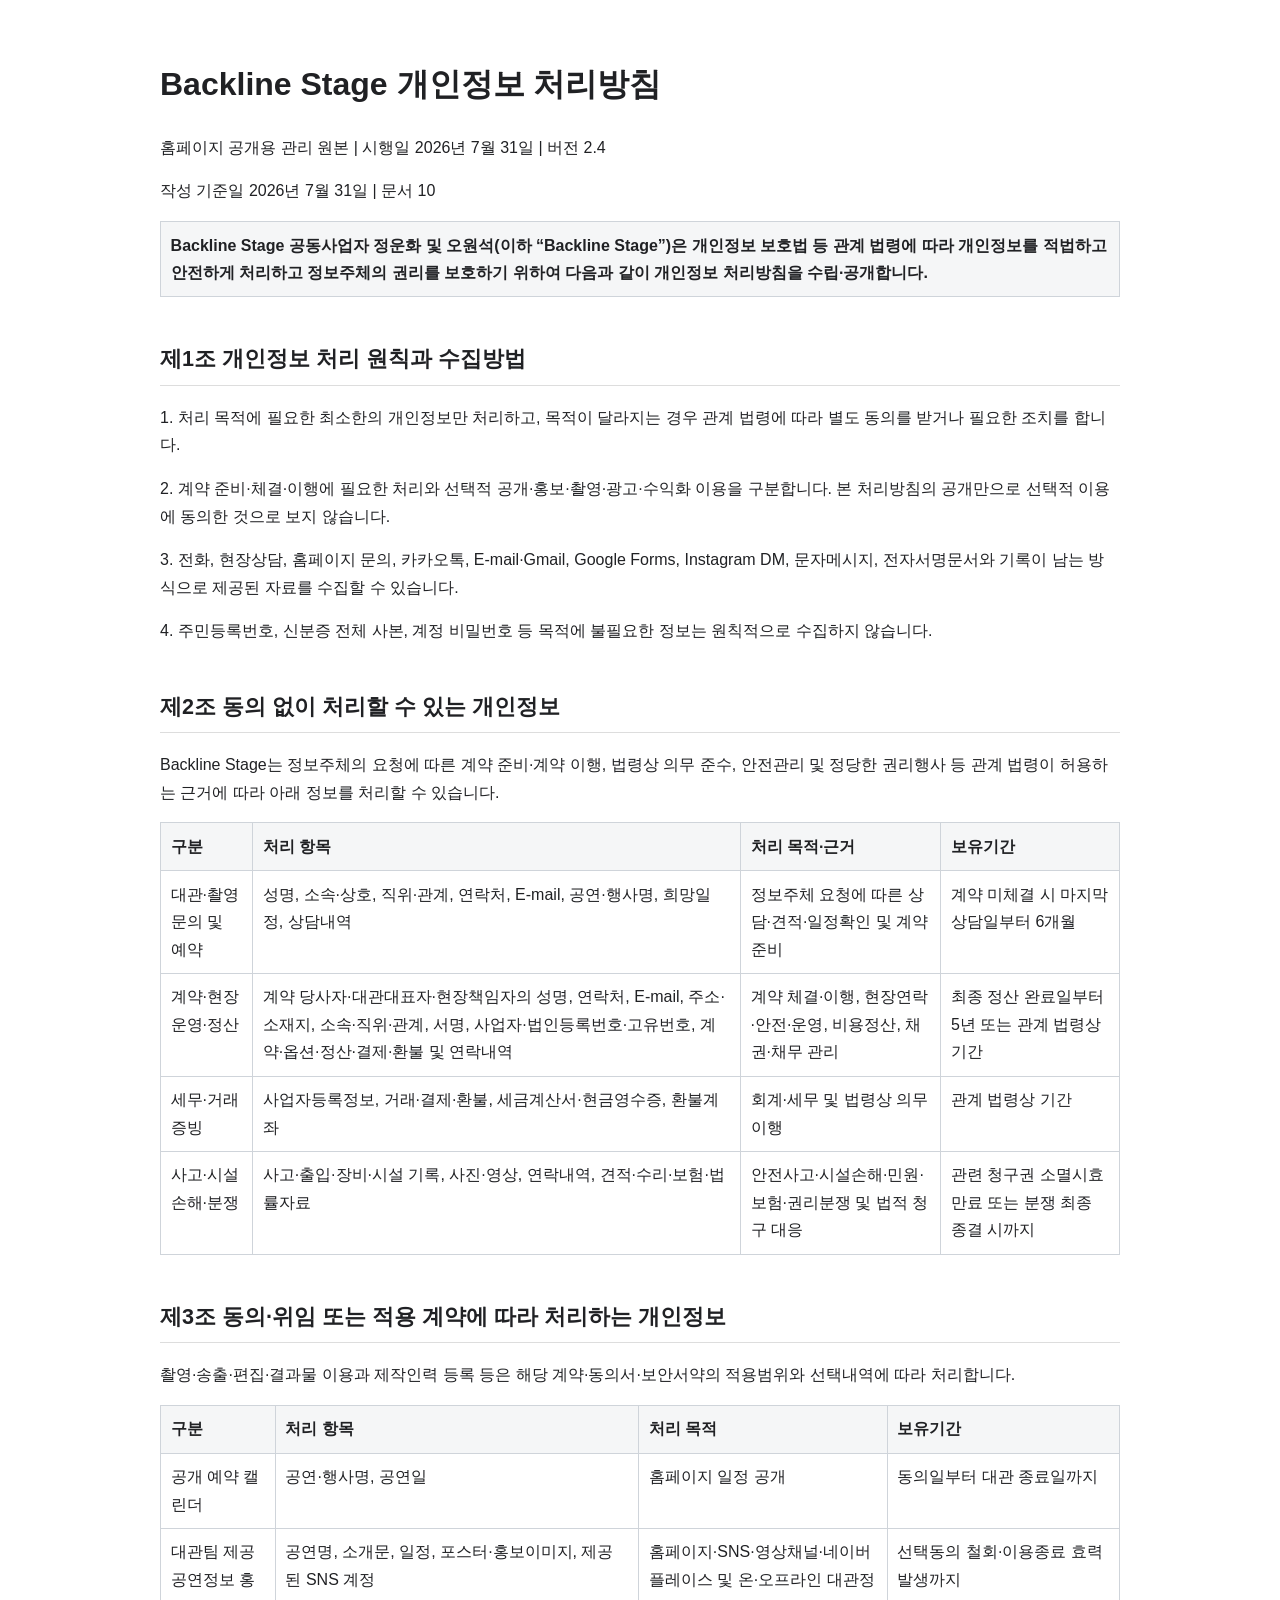
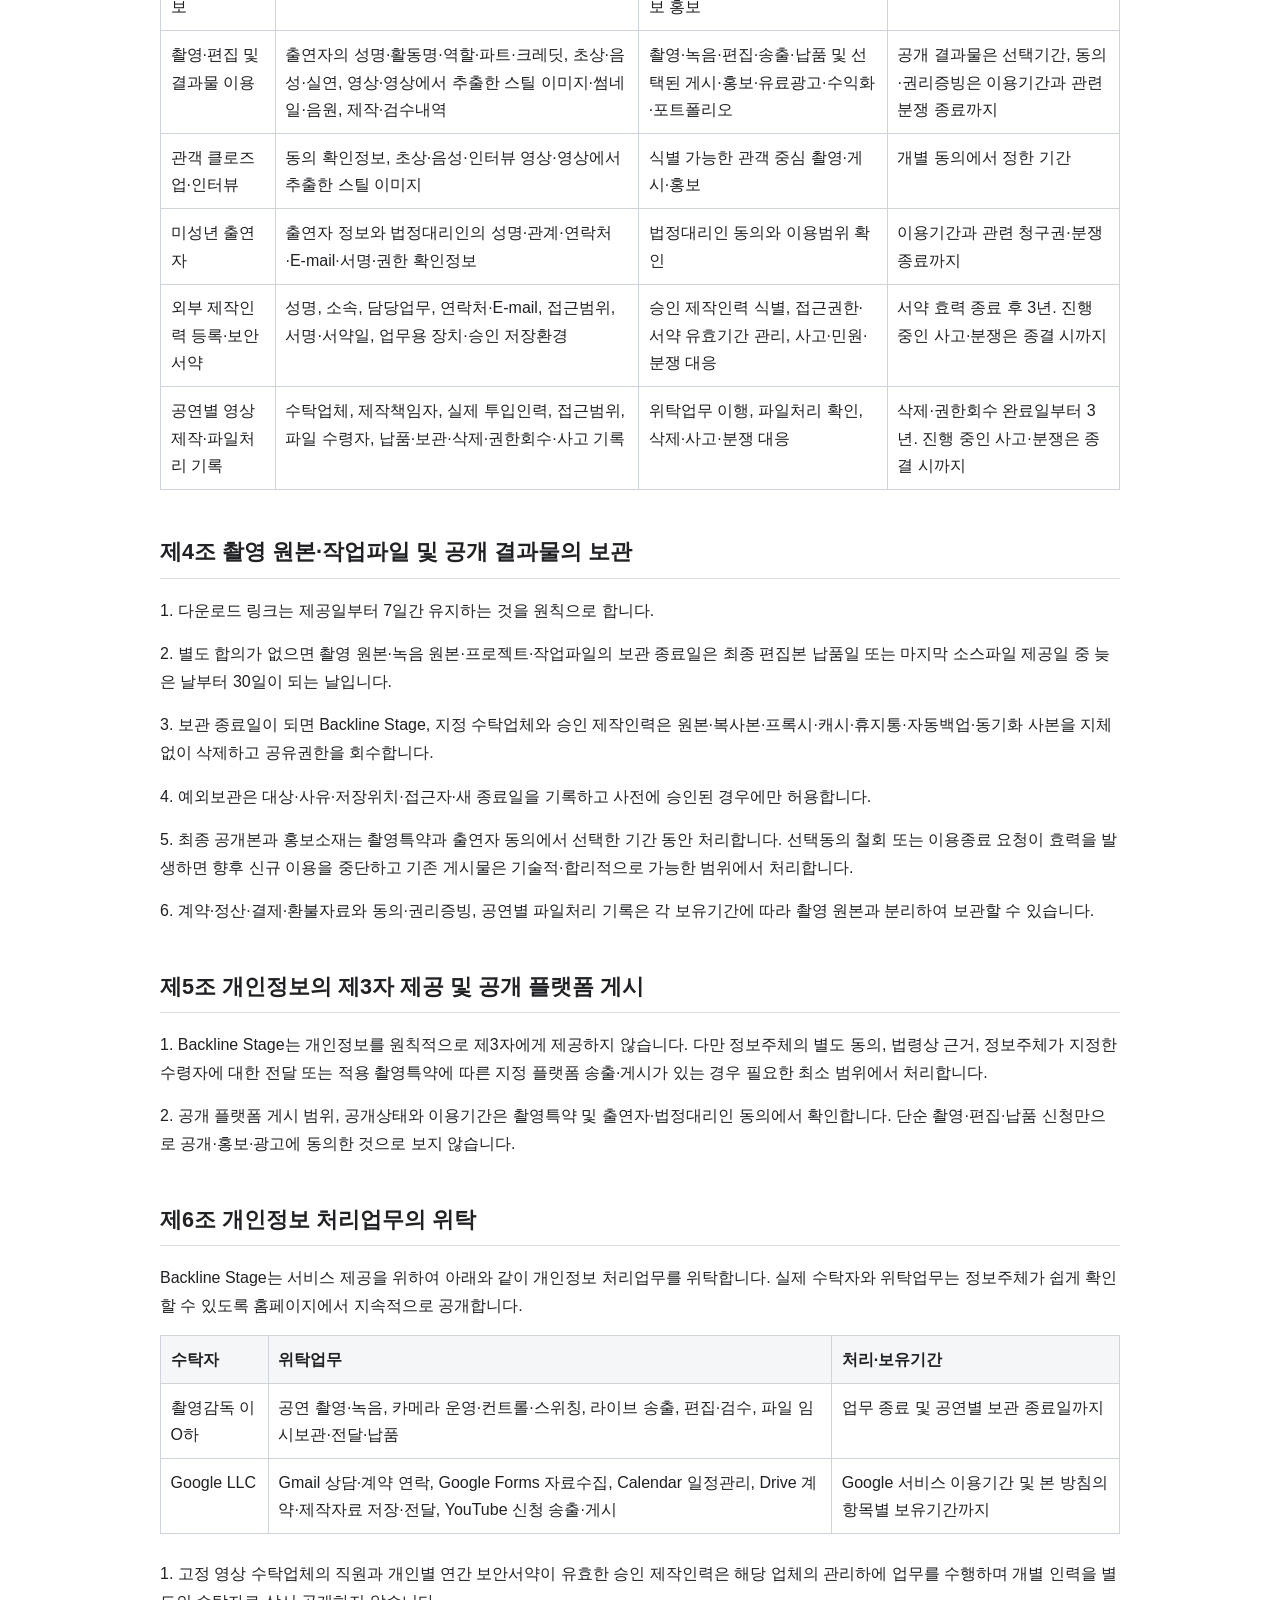
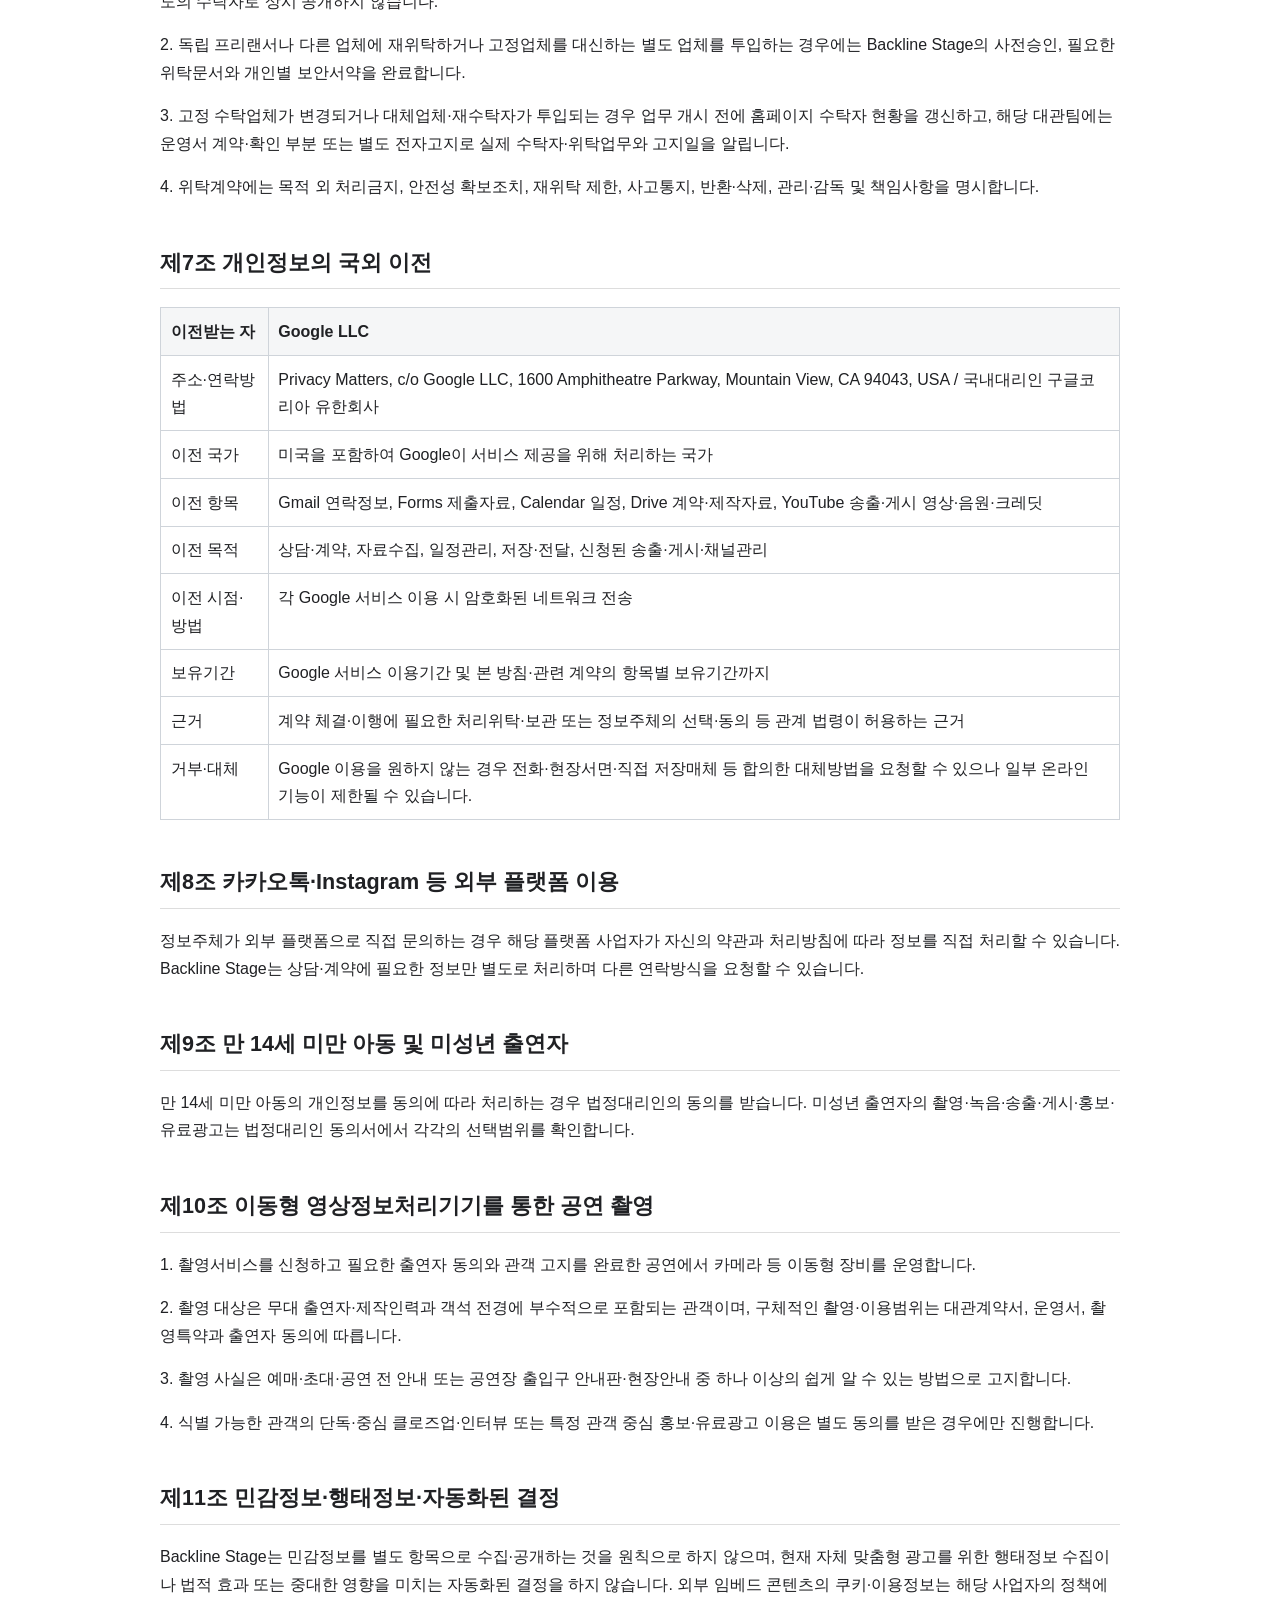
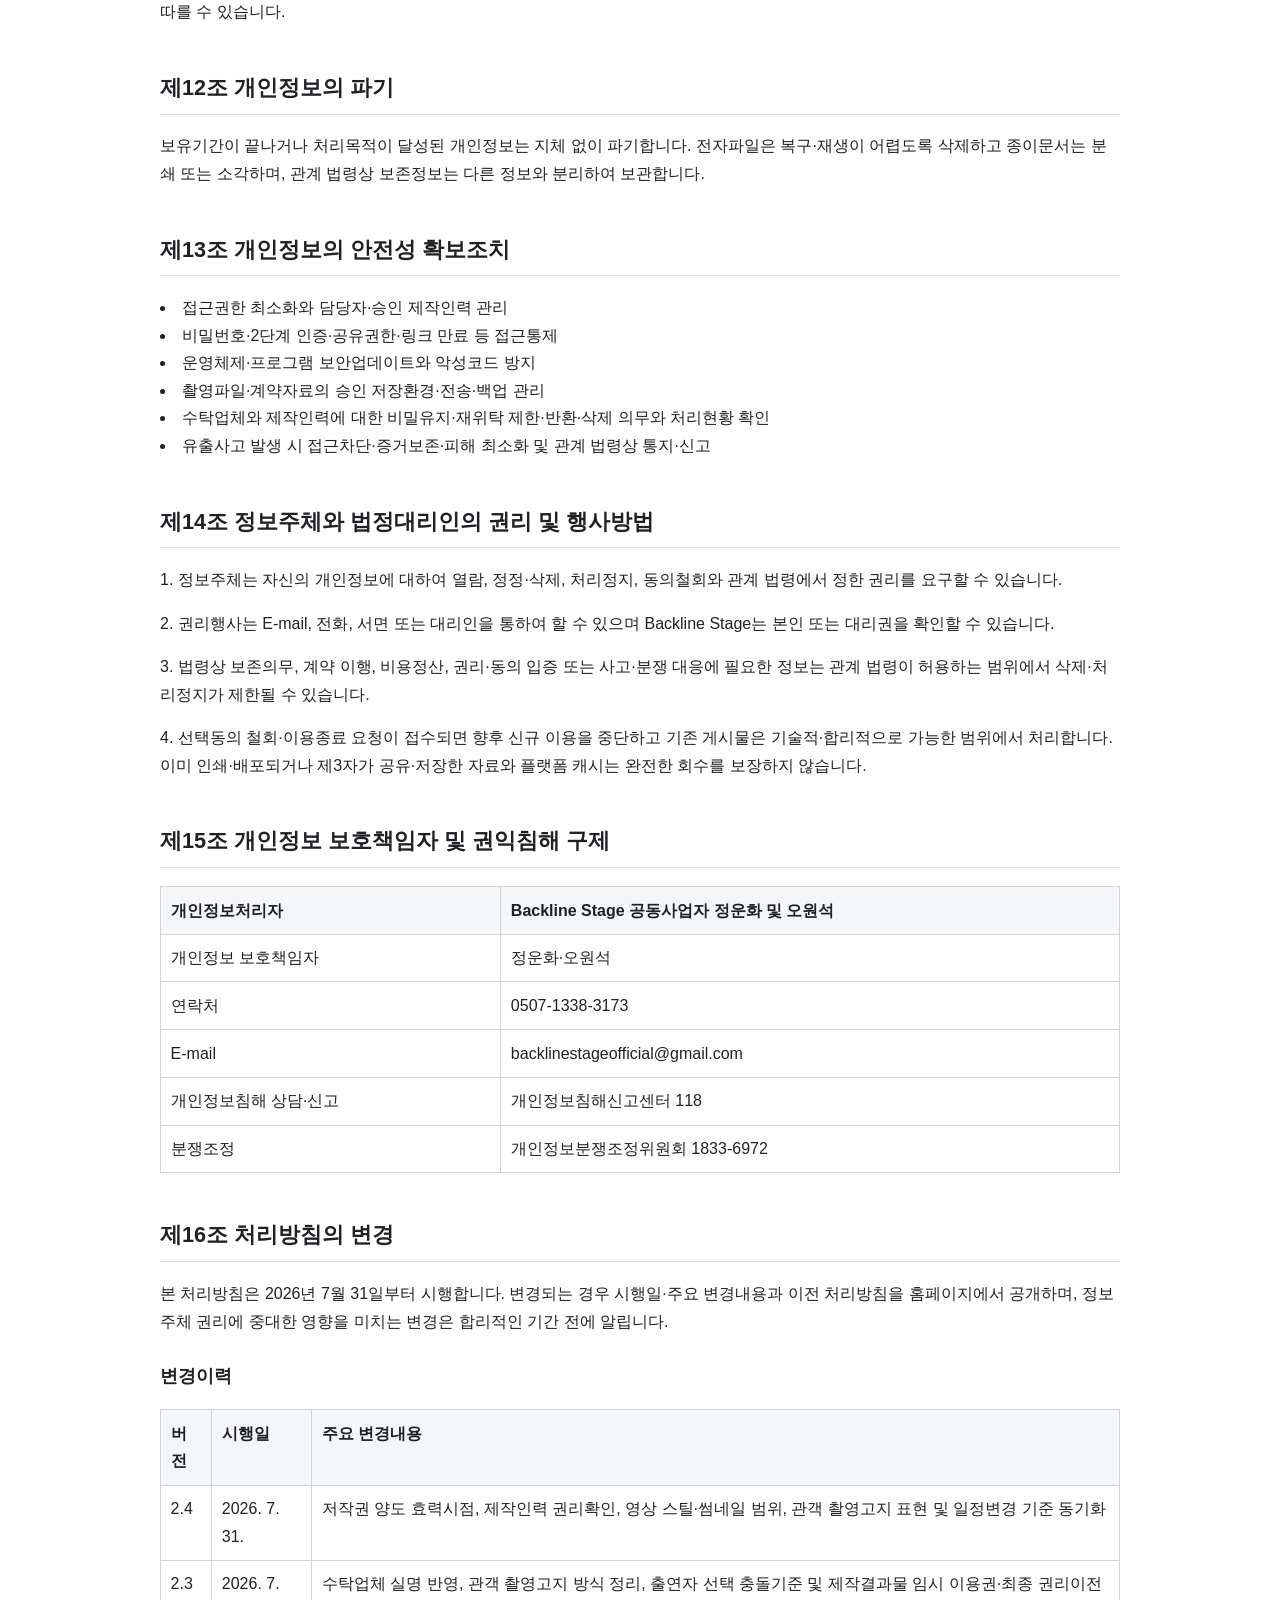
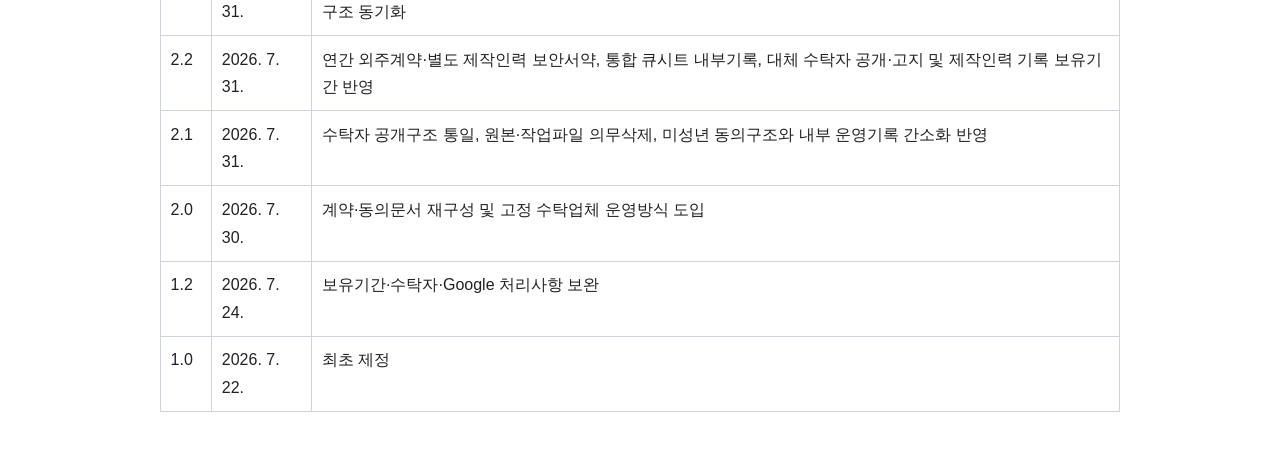
<file: privacy-policy.html>
<!doctype html><html lang="ko"><head><meta charset="utf-8"><meta name="viewport" content="width=device-width,initial-scale=1"><title>개인정보 처리방침 | Backline Stage</title><style>body{font-family:-apple-system,BlinkMacSystemFont,"Segoe UI","Noto Sans KR",Arial,sans-serif;max-width:960px;margin:0 auto;padding:36px 22px;line-height:1.72;color:#202124}h1{font-size:2rem}h2{font-size:1.35rem;margin-top:2em;border-bottom:1px solid #ddd;padding-bottom:.35em}h3{font-size:1.1rem;margin-top:1.5em}table{border-collapse:collapse;width:100%;margin:1rem 0 1.6rem}th,td{border:1px solid #cfd4da;padding:.6rem;vertical-align:top;text-align:left}th{background:#f5f6f7}@media(max-width:680px){body{padding:22px 14px}table{font-size:.88rem;display:block;overflow-x:auto}}</style>
    <meta name="description" content="Backline Stage 개인정보 처리방침입니다." />
    <link rel="canonical" href="https://sbchung-ops.github.io/backline-stage-live/privacy-policy.html" />
    <meta property="og:site_name" content="Backline Stage" />
    <meta property="og:title" content="개인정보 처리방침 | Backline Stage" />
    <meta property="og:description" content="Backline Stage 개인정보 처리방침입니다." />
    <meta property="og:type" content="website" />
    <meta property="og:url" content="https://sbchung-ops.github.io/backline-stage-live/privacy-policy.html" />
    <meta property="og:image" content="https://sbchung-ops.github.io/backline-stage-live/assets/hero-reference-style.jpg" />
    <meta property="og:locale" content="ko_KR" />
    <meta name="twitter:card" content="summary_large_image" />
    <meta name="twitter:title" content="개인정보 처리방침 | Backline Stage" />
    <meta name="twitter:description" content="Backline Stage 개인정보 처리방침입니다." />
    <meta name="twitter:image" content="https://sbchung-ops.github.io/backline-stage-live/assets/hero-reference-style.jpg" />
    <script>window.BACKLINE_API_DISABLED=true;</script>
    <script type="module" src="./site-data.js"></script>
    <script type="module" src="./cms-content.js"></script>
  </head><body><h1>Backline Stage 개인정보 처리방침</h1><p>홈페이지 공개용 관리 원본 | 시행일 2026년 7월 31일 | 버전 2.4</p><p>작성 기준일 2026년 7월 31일  |  문서 10</p><table><tr><th>Backline Stage 공동사업자 정운화 및 오원석(이하 “Backline Stage”)은 개인정보 보호법 등 관계 법령에 따라 개인정보를 적법하고 안전하게 처리하고 정보주체의 권리를 보호하기 위하여 다음과 같이 개인정보 처리방침을 수립·공개합니다.</th></tr></table><h2>제1조 개인정보 처리 원칙과 수집방법</h2><p>1. 처리 목적에 필요한 최소한의 개인정보만 처리하고, 목적이 달라지는 경우 관계 법령에 따라 별도 동의를 받거나 필요한 조치를 합니다.</p><p>2. 계약 준비·체결·이행에 필요한 처리와 선택적 공개·홍보·촬영·광고·수익화 이용을 구분합니다. 본 처리방침의 공개만으로 선택적 이용에 동의한 것으로 보지 않습니다.</p><p>3. 전화, 현장상담, 홈페이지 문의, 카카오톡, E-mail·Gmail, Google Forms, Instagram DM, 문자메시지, 전자서명문서와 기록이 남는 방식으로 제공된 자료를 수집할 수 있습니다.</p><p>4. 주민등록번호, 신분증 전체 사본, 계정 비밀번호 등 목적에 불필요한 정보는 원칙적으로 수집하지 않습니다.</p><h2>제2조 동의 없이 처리할 수 있는 개인정보</h2><p>Backline Stage는 정보주체의 요청에 따른 계약 준비·계약 이행, 법령상 의무 준수, 안전관리 및 정당한 권리행사 등 관계 법령이 허용하는 근거에 따라 아래 정보를 처리할 수 있습니다.</p><table><tr><th>구분</th><th>처리 항목</th><th>처리 목적·근거</th><th>보유기간</th></tr><tr><td>대관·촬영 문의 및 예약</td><td>성명, 소속·상호, 직위·관계, 연락처, E-mail, 공연·행사명, 희망일정, 상담내역</td><td>정보주체 요청에 따른 상담·견적·일정확인 및 계약 준비</td><td>계약 미체결 시 마지막 상담일부터 6개월</td></tr><tr><td>계약·현장운영·정산</td><td>계약 당사자·대관대표자·현장책임자의 성명, 연락처, E-mail, 주소·소재지, 소속·직위·관계, 서명, 사업자·법인등록번호·고유번호, 계약·옵션·정산·결제·환불 및 연락내역</td><td>계약 체결·이행, 현장연락·안전·운영, 비용정산, 채권·채무 관리</td><td>최종 정산 완료일부터 5년 또는 관계 법령상 기간</td></tr><tr><td>세무·거래증빙</td><td>사업자등록정보, 거래·결제·환불, 세금계산서·현금영수증, 환불계좌</td><td>회계·세무 및 법령상 의무 이행</td><td>관계 법령상 기간</td></tr><tr><td>사고·시설손해·분쟁</td><td>사고·출입·장비·시설 기록, 사진·영상, 연락내역, 견적·수리·보험·법률자료</td><td>안전사고·시설손해·민원·보험·권리분쟁 및 법적 청구 대응</td><td>관련 청구권 소멸시효 만료 또는 분쟁 최종 종결 시까지</td></tr></table><h2>제3조 동의·위임 또는 적용 계약에 따라 처리하는 개인정보</h2><p>촬영·송출·편집·결과물 이용과 제작인력 등록 등은 해당 계약·동의서·보안서약의 적용범위와 선택내역에 따라 처리합니다.</p><table><tr><th>구분</th><th>처리 항목</th><th>처리 목적</th><th>보유기간</th></tr><tr><td>공개 예약 캘린더</td><td>공연·행사명, 공연일</td><td>홈페이지 일정 공개</td><td>동의일부터 대관 종료일까지</td></tr><tr><td>대관팀 제공 공연정보 홍보</td><td>공연명, 소개문, 일정, 포스터·홍보이미지, 제공된 SNS 계정</td><td>홈페이지·SNS·영상채널·네이버플레이스 및 온·오프라인 대관정보 홍보</td><td>선택동의 철회·이용종료 효력 발생까지</td></tr><tr><td>촬영·편집 및 결과물 이용</td><td>출연자의 성명·활동명·역할·파트·크레딧, 초상·음성·실연, 영상·영상에서 추출한 스틸 이미지·썸네일·음원, 제작·검수내역</td><td>촬영·녹음·편집·송출·납품 및 선택된 게시·홍보·유료광고·수익화·포트폴리오</td><td>공개 결과물은 선택기간, 동의·권리증빙은 이용기간과 관련 분쟁 종료까지</td></tr><tr><td>관객 클로즈업·인터뷰</td><td>동의 확인정보, 초상·음성·인터뷰 영상·영상에서 추출한 스틸 이미지</td><td>식별 가능한 관객 중심 촬영·게시·홍보</td><td>개별 동의에서 정한 기간</td></tr><tr><td>미성년 출연자</td><td>출연자 정보와 법정대리인의 성명·관계·연락처·E-mail·서명·권한 확인정보</td><td>법정대리인 동의와 이용범위 확인</td><td>이용기간과 관련 청구권·분쟁 종료까지</td></tr><tr><td>외부 제작인력 등록·보안서약</td><td>성명, 소속, 담당업무, 연락처·E-mail, 접근범위, 서명·서약일, 업무용 장치·승인 저장환경</td><td>승인 제작인력 식별, 접근권한·서약 유효기간 관리, 사고·민원·분쟁 대응</td><td>서약 효력 종료 후 3년. 진행 중인 사고·분쟁은 종결 시까지</td></tr><tr><td>공연별 영상제작·파일처리 기록</td><td>수탁업체, 제작책임자, 실제 투입인력, 접근범위, 파일 수령자, 납품·보관·삭제·권한회수·사고 기록</td><td>위탁업무 이행, 파일처리 확인, 삭제·사고·분쟁 대응</td><td>삭제·권한회수 완료일부터 3년. 진행 중인 사고·분쟁은 종결 시까지</td></tr></table><h2>제4조 촬영 원본·작업파일 및 공개 결과물의 보관</h2><p>1. 다운로드 링크는 제공일부터 7일간 유지하는 것을 원칙으로 합니다.</p><p>2. 별도 합의가 없으면 촬영 원본·녹음 원본·프로젝트·작업파일의 보관 종료일은 최종 편집본 납품일 또는 마지막 소스파일 제공일 중 늦은 날부터 30일이 되는 날입니다.</p><p>3. 보관 종료일이 되면 Backline Stage, 지정 수탁업체와 승인 제작인력은 원본·복사본·프록시·캐시·휴지통·자동백업·동기화 사본을 지체 없이 삭제하고 공유권한을 회수합니다.</p><p>4. 예외보관은 대상·사유·저장위치·접근자·새 종료일을 기록하고 사전에 승인된 경우에만 허용합니다.</p><p>5. 최종 공개본과 홍보소재는 촬영특약과 출연자 동의에서 선택한 기간 동안 처리합니다. 선택동의 철회 또는 이용종료 요청이 효력을 발생하면 향후 신규 이용을 중단하고 기존 게시물은 기술적·합리적으로 가능한 범위에서 처리합니다.</p><p>6. 계약·정산·결제·환불자료와 동의·권리증빙, 공연별 파일처리 기록은 각 보유기간에 따라 촬영 원본과 분리하여 보관할 수 있습니다.</p><h2>제5조 개인정보의 제3자 제공 및 공개 플랫폼 게시</h2><p>1. Backline Stage는 개인정보를 원칙적으로 제3자에게 제공하지 않습니다. 다만 정보주체의 별도 동의, 법령상 근거, 정보주체가 지정한 수령자에 대한 전달 또는 적용 촬영특약에 따른 지정 플랫폼 송출·게시가 있는 경우 필요한 최소 범위에서 처리합니다.</p><p>2. 공개 플랫폼 게시 범위, 공개상태와 이용기간은 촬영특약 및 출연자·법정대리인 동의에서 확인합니다. 단순 촬영·편집·납품 신청만으로 공개·홍보·광고에 동의한 것으로 보지 않습니다.</p><h2>제6조 개인정보 처리업무의 위탁</h2><p>Backline Stage는 서비스 제공을 위하여 아래와 같이 개인정보 처리업무를 위탁합니다. 실제 수탁자와 위탁업무는 정보주체가 쉽게 확인할 수 있도록 홈페이지에서 지속적으로 공개합니다.</p><table><tr><th>수탁자</th><th>위탁업무</th><th>처리·보유기간</th></tr><tr><td>촬영감독 이O하</td><td>공연 촬영·녹음, 카메라 운영·컨트롤·스위칭, 라이브 송출, 편집·검수, 파일 임시보관·전달·납품</td><td>업무 종료 및 공연별 보관 종료일까지</td></tr><tr><td>Google LLC</td><td>Gmail 상담·계약 연락, Google Forms 자료수집, Calendar 일정관리, Drive 계약·제작자료 저장·전달, YouTube 신청 송출·게시</td><td>Google 서비스 이용기간 및 본 방침의 항목별 보유기간까지</td></tr></table><p>1. 고정 영상 수탁업체의 직원과 개인별 연간 보안서약이 유효한 승인 제작인력은 해당 업체의 관리하에 업무를 수행하며 개별 인력을 별도의 수탁자로 상시 공개하지 않습니다.</p><p>2. 독립 프리랜서나 다른 업체에 재위탁하거나 고정업체를 대신하는 별도 업체를 투입하는 경우에는 Backline Stage의 사전승인, 필요한 위탁문서와 개인별 보안서약을 완료합니다.</p><p>3. 고정 수탁업체가 변경되거나 대체업체·재수탁자가 투입되는 경우 업무 개시 전에 홈페이지 수탁자 현황을 갱신하고, 해당 대관팀에는 운영서 계약·확인 부분 또는 별도 전자고지로 실제 수탁자·위탁업무와 고지일을 알립니다.</p><p>4. 위탁계약에는 목적 외 처리금지, 안전성 확보조치, 재위탁 제한, 사고통지, 반환·삭제, 관리·감독 및 책임사항을 명시합니다.</p><h2>제7조 개인정보의 국외 이전</h2><table><tr><th>이전받는 자</th><th>Google LLC</th></tr><tr><td>주소·연락방법</td><td>Privacy Matters, c/o Google LLC, 1600 Amphitheatre Parkway, Mountain View, CA 94043, USA / 국내대리인 구글코리아 유한회사</td></tr><tr><td>이전 국가</td><td>미국을 포함하여 Google이 서비스 제공을 위해 처리하는 국가</td></tr><tr><td>이전 항목</td><td>Gmail 연락정보, Forms 제출자료, Calendar 일정, Drive 계약·제작자료, YouTube 송출·게시 영상·음원·크레딧</td></tr><tr><td>이전 목적</td><td>상담·계약, 자료수집, 일정관리, 저장·전달, 신청된 송출·게시·채널관리</td></tr><tr><td>이전 시점·방법</td><td>각 Google 서비스 이용 시 암호화된 네트워크 전송</td></tr><tr><td>보유기간</td><td>Google 서비스 이용기간 및 본 방침·관련 계약의 항목별 보유기간까지</td></tr><tr><td>근거</td><td>계약 체결·이행에 필요한 처리위탁·보관 또는 정보주체의 선택·동의 등 관계 법령이 허용하는 근거</td></tr><tr><td>거부·대체</td><td>Google 이용을 원하지 않는 경우 전화·현장서면·직접 저장매체 등 합의한 대체방법을 요청할 수 있으나 일부 온라인 기능이 제한될 수 있습니다.</td></tr></table><h2>제8조 카카오톡·Instagram 등 외부 플랫폼 이용</h2><p>정보주체가 외부 플랫폼으로 직접 문의하는 경우 해당 플랫폼 사업자가 자신의 약관과 처리방침에 따라 정보를 직접 처리할 수 있습니다. Backline Stage는 상담·계약에 필요한 정보만 별도로 처리하며 다른 연락방식을 요청할 수 있습니다.</p><h2>제9조 만 14세 미만 아동 및 미성년 출연자</h2><p>만 14세 미만 아동의 개인정보를 동의에 따라 처리하는 경우 법정대리인의 동의를 받습니다. 미성년 출연자의 촬영·녹음·송출·게시·홍보·유료광고는 법정대리인 동의서에서 각각의 선택범위를 확인합니다.</p><h2>제10조 이동형 영상정보처리기기를 통한 공연 촬영</h2><p>1. 촬영서비스를 신청하고 필요한 출연자 동의와 관객 고지를 완료한 공연에서 카메라 등 이동형 장비를 운영합니다.</p><p>2. 촬영 대상은 무대 출연자·제작인력과 객석 전경에 부수적으로 포함되는 관객이며, 구체적인 촬영·이용범위는 대관계약서, 운영서, 촬영특약과 출연자 동의에 따릅니다.</p><p>3. 촬영 사실은 예매·초대·공연 전 안내 또는 공연장 출입구 안내판·현장안내 중 하나 이상의 쉽게 알 수 있는 방법으로 고지합니다.</p><p>4. 식별 가능한 관객의 단독·중심 클로즈업·인터뷰 또는 특정 관객 중심 홍보·유료광고 이용은 별도 동의를 받은 경우에만 진행합니다.</p><h2>제11조 민감정보·행태정보·자동화된 결정</h2><p>Backline Stage는 민감정보를 별도 항목으로 수집·공개하는 것을 원칙으로 하지 않으며, 현재 자체 맞춤형 광고를 위한 행태정보 수집이나 법적 효과 또는 중대한 영향을 미치는 자동화된 결정을 하지 않습니다. 외부 임베드 콘텐츠의 쿠키·이용정보는 해당 사업자의 정책에 따를 수 있습니다.</p><h2>제12조 개인정보의 파기</h2><p>보유기간이 끝나거나 처리목적이 달성된 개인정보는 지체 없이 파기합니다. 전자파일은 복구·재생이 어렵도록 삭제하고 종이문서는 분쇄 또는 소각하며, 관계 법령상 보존정보는 다른 정보와 분리하여 보관합니다.</p><h2>제13조 개인정보의 안전성 확보조치</h2><li>접근권한 최소화와 담당자·승인 제작인력 관리</li><li>비밀번호·2단계 인증·공유권한·링크 만료 등 접근통제</li><li>운영체제·프로그램 보안업데이트와 악성코드 방지</li><li>촬영파일·계약자료의 승인 저장환경·전송·백업 관리</li><li>수탁업체와 제작인력에 대한 비밀유지·재위탁 제한·반환·삭제 의무와 처리현황 확인</li><li>유출사고 발생 시 접근차단·증거보존·피해 최소화 및 관계 법령상 통지·신고</li><h2>제14조 정보주체와 법정대리인의 권리 및 행사방법</h2><p>1. 정보주체는 자신의 개인정보에 대하여 열람, 정정·삭제, 처리정지, 동의철회와 관계 법령에서 정한 권리를 요구할 수 있습니다.</p><p>2. 권리행사는 E-mail, 전화, 서면 또는 대리인을 통하여 할 수 있으며 Backline Stage는 본인 또는 대리권을 확인할 수 있습니다.</p><p>3. 법령상 보존의무, 계약 이행, 비용정산, 권리·동의 입증 또는 사고·분쟁 대응에 필요한 정보는 관계 법령이 허용하는 범위에서 삭제·처리정지가 제한될 수 있습니다.</p><p>4. 선택동의 철회·이용종료 요청이 접수되면 향후 신규 이용을 중단하고 기존 게시물은 기술적·합리적으로 가능한 범위에서 처리합니다. 이미 인쇄·배포되거나 제3자가 공유·저장한 자료와 플랫폼 캐시는 완전한 회수를 보장하지 않습니다.</p><h2>제15조 개인정보 보호책임자 및 권익침해 구제</h2><table><tr><th>개인정보처리자</th><th>Backline Stage 공동사업자 정운화 및 오원석</th></tr><tr><td>개인정보 보호책임자</td><td>정운화·오원석</td></tr><tr><td>연락처</td><td>0507-1338-3173</td></tr><tr><td>E-mail</td><td>backlinestageofficial@gmail.com</td></tr><tr><td>개인정보침해 상담·신고</td><td>개인정보침해신고센터 118</td></tr><tr><td>분쟁조정</td><td>개인정보분쟁조정위원회 1833-6972</td></tr></table><h2>제16조 처리방침의 변경</h2><p>본 처리방침은 2026년 7월 31일부터 시행합니다. 변경되는 경우 시행일·주요 변경내용과 이전 처리방침을 홈페이지에서 공개하며, 정보주체 권리에 중대한 영향을 미치는 변경은 합리적인 기간 전에 알립니다.</p><h3>변경이력</h3><table><tr><th>버전</th><th>시행일</th><th>주요 변경내용</th></tr><tr><td>2.4</td><td>2026. 7. 31.</td><td>저작권 양도 효력시점, 제작인력 권리확인, 영상 스틸·썸네일 범위, 관객 촬영고지 표현 및 일정변경 기준 동기화</td></tr><tr><td>2.3</td><td>2026. 7. 31.</td><td>수탁업체 실명 반영, 관객 촬영고지 방식 정리, 출연자 선택 충돌기준 및 제작결과물 임시 이용권·최종 권리이전 구조 동기화</td></tr><tr><td>2.2</td><td>2026. 7. 31.</td><td>연간 외주계약·별도 제작인력 보안서약, 통합 큐시트 내부기록, 대체 수탁자 공개·고지 및 제작인력 기록 보유기간 반영</td></tr><tr><td>2.1</td><td>2026. 7. 31.</td><td>수탁자 공개구조 통일, 원본·작업파일 의무삭제, 미성년 동의구조와 내부 운영기록 간소화 반영</td></tr><tr><td>2.0</td><td>2026. 7. 30.</td><td>계약·동의문서 재구성 및 고정 수탁업체 운영방식 도입</td></tr><tr><td>1.2</td><td>2026. 7. 24.</td><td>보유기간·수탁자·Google 처리사항 보완</td></tr><tr><td>1.0</td><td>2026. 7. 22.</td><td>최초 제정</td></tr></table></body></html>
</file>
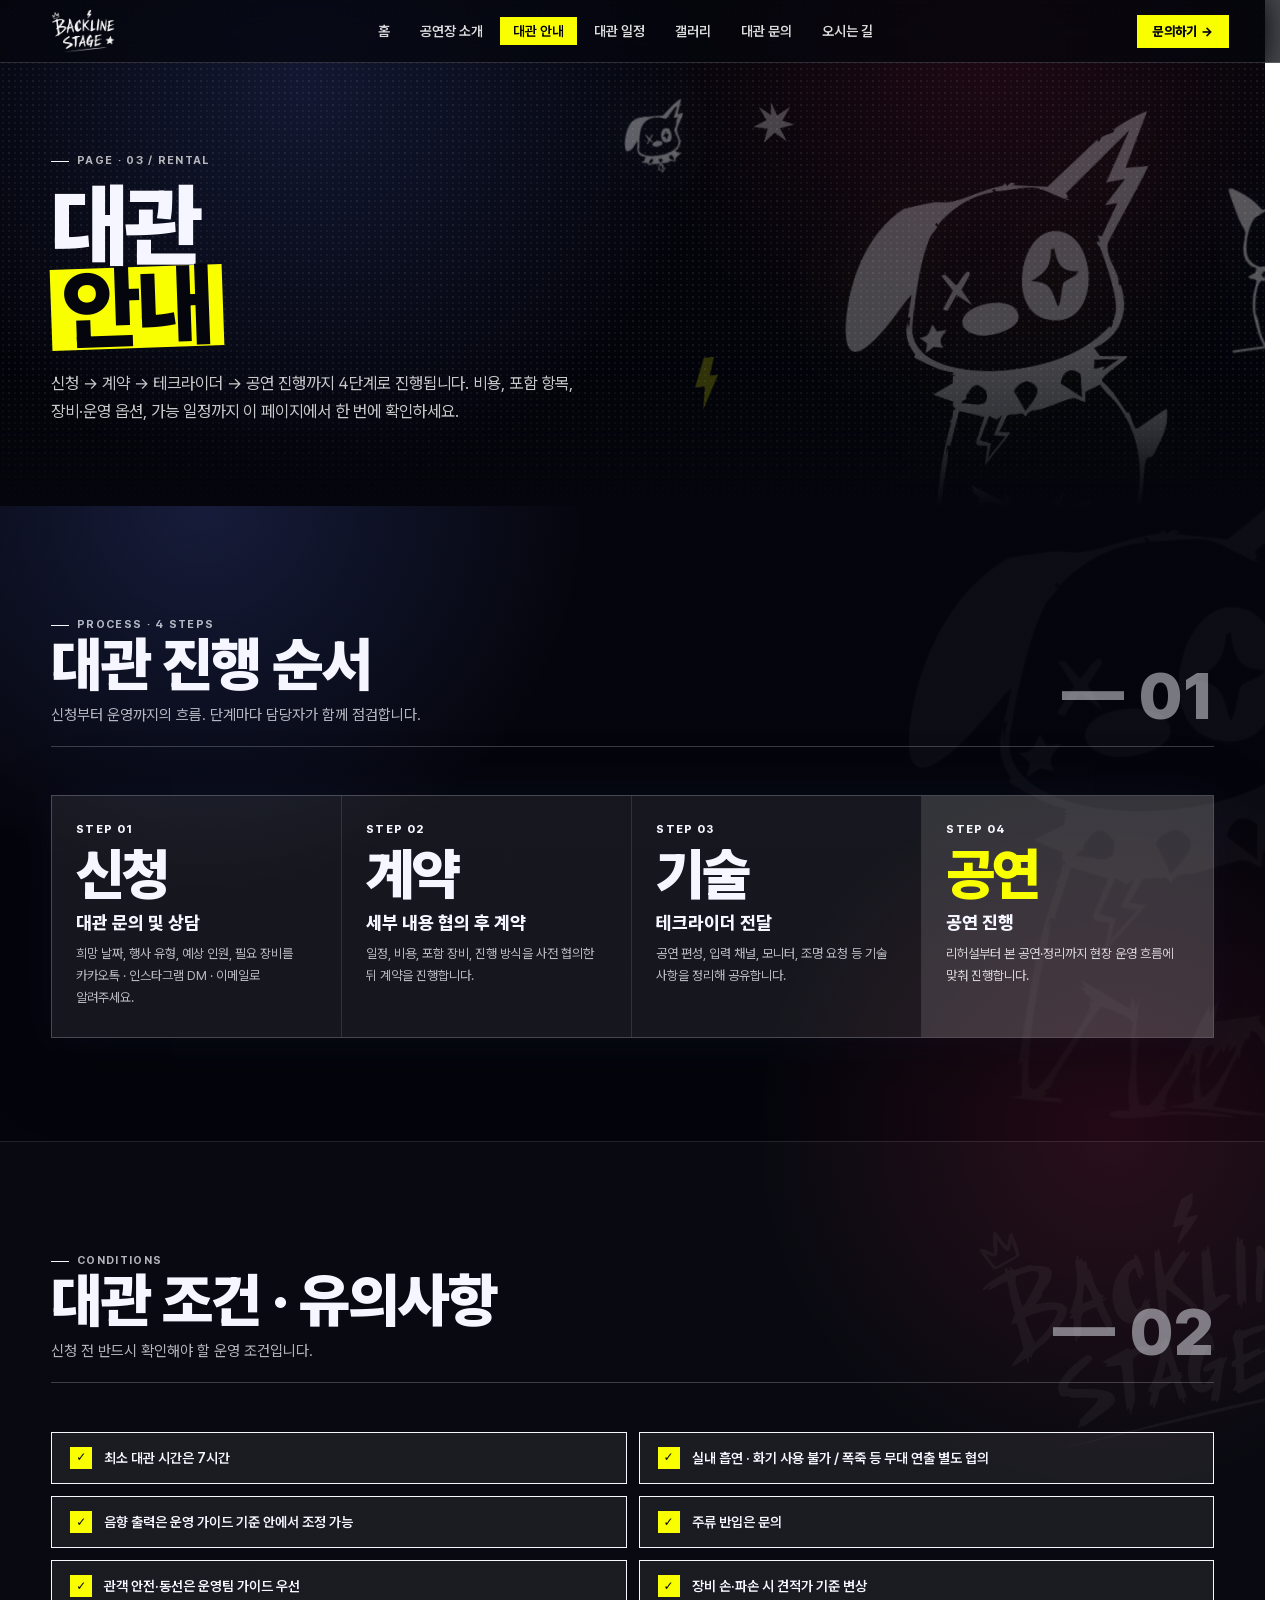
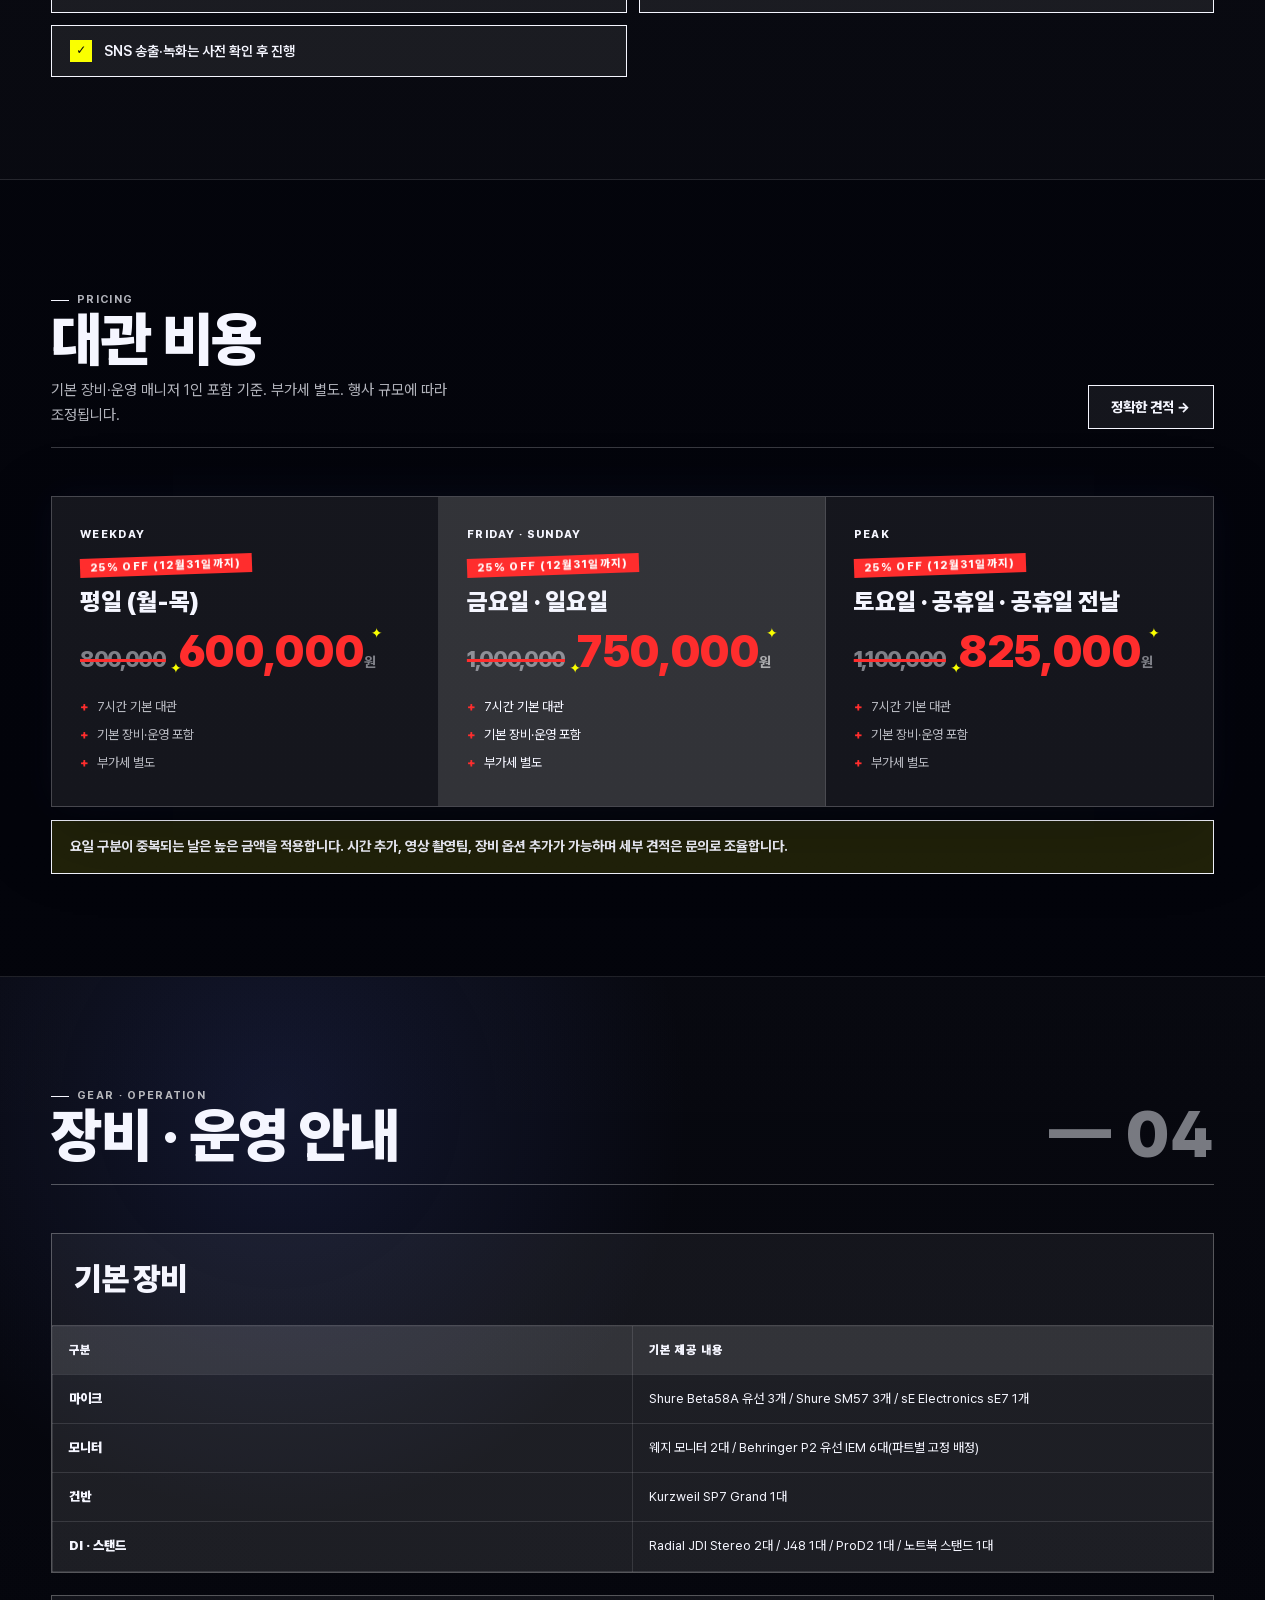
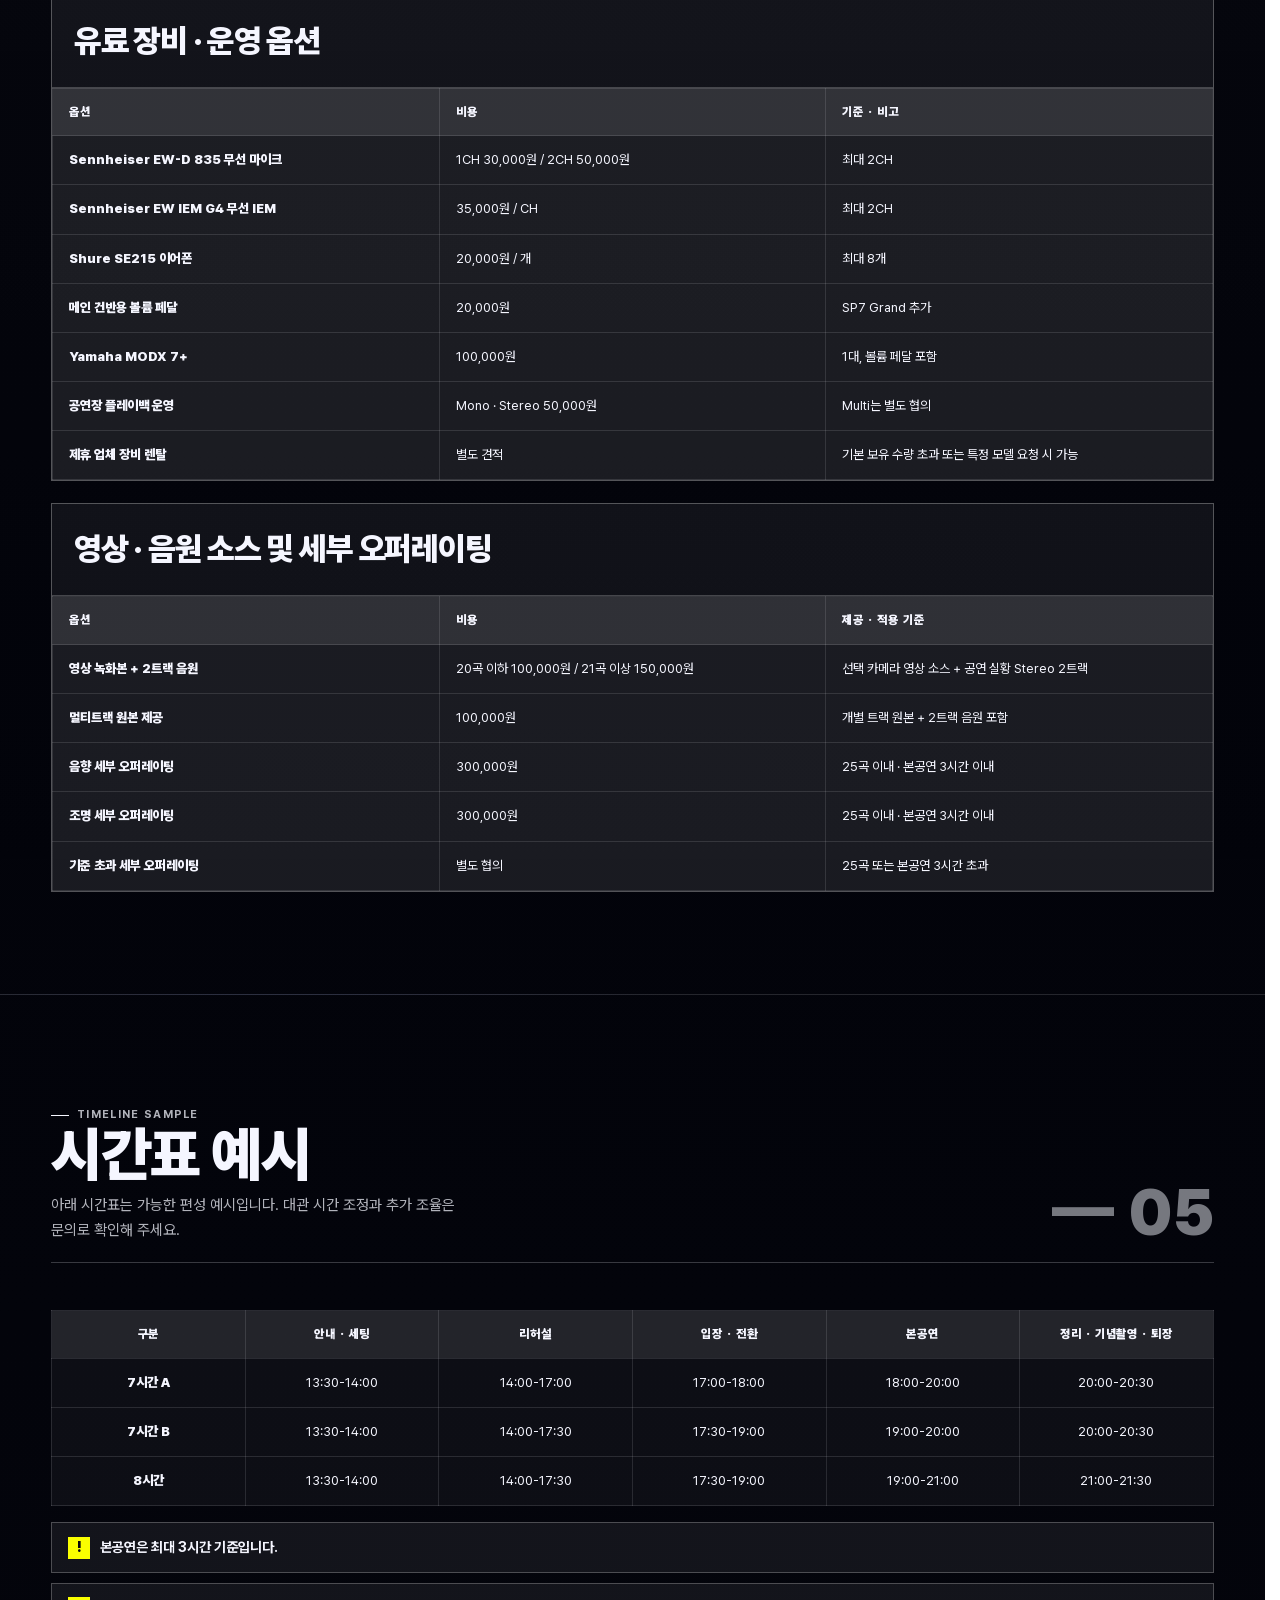
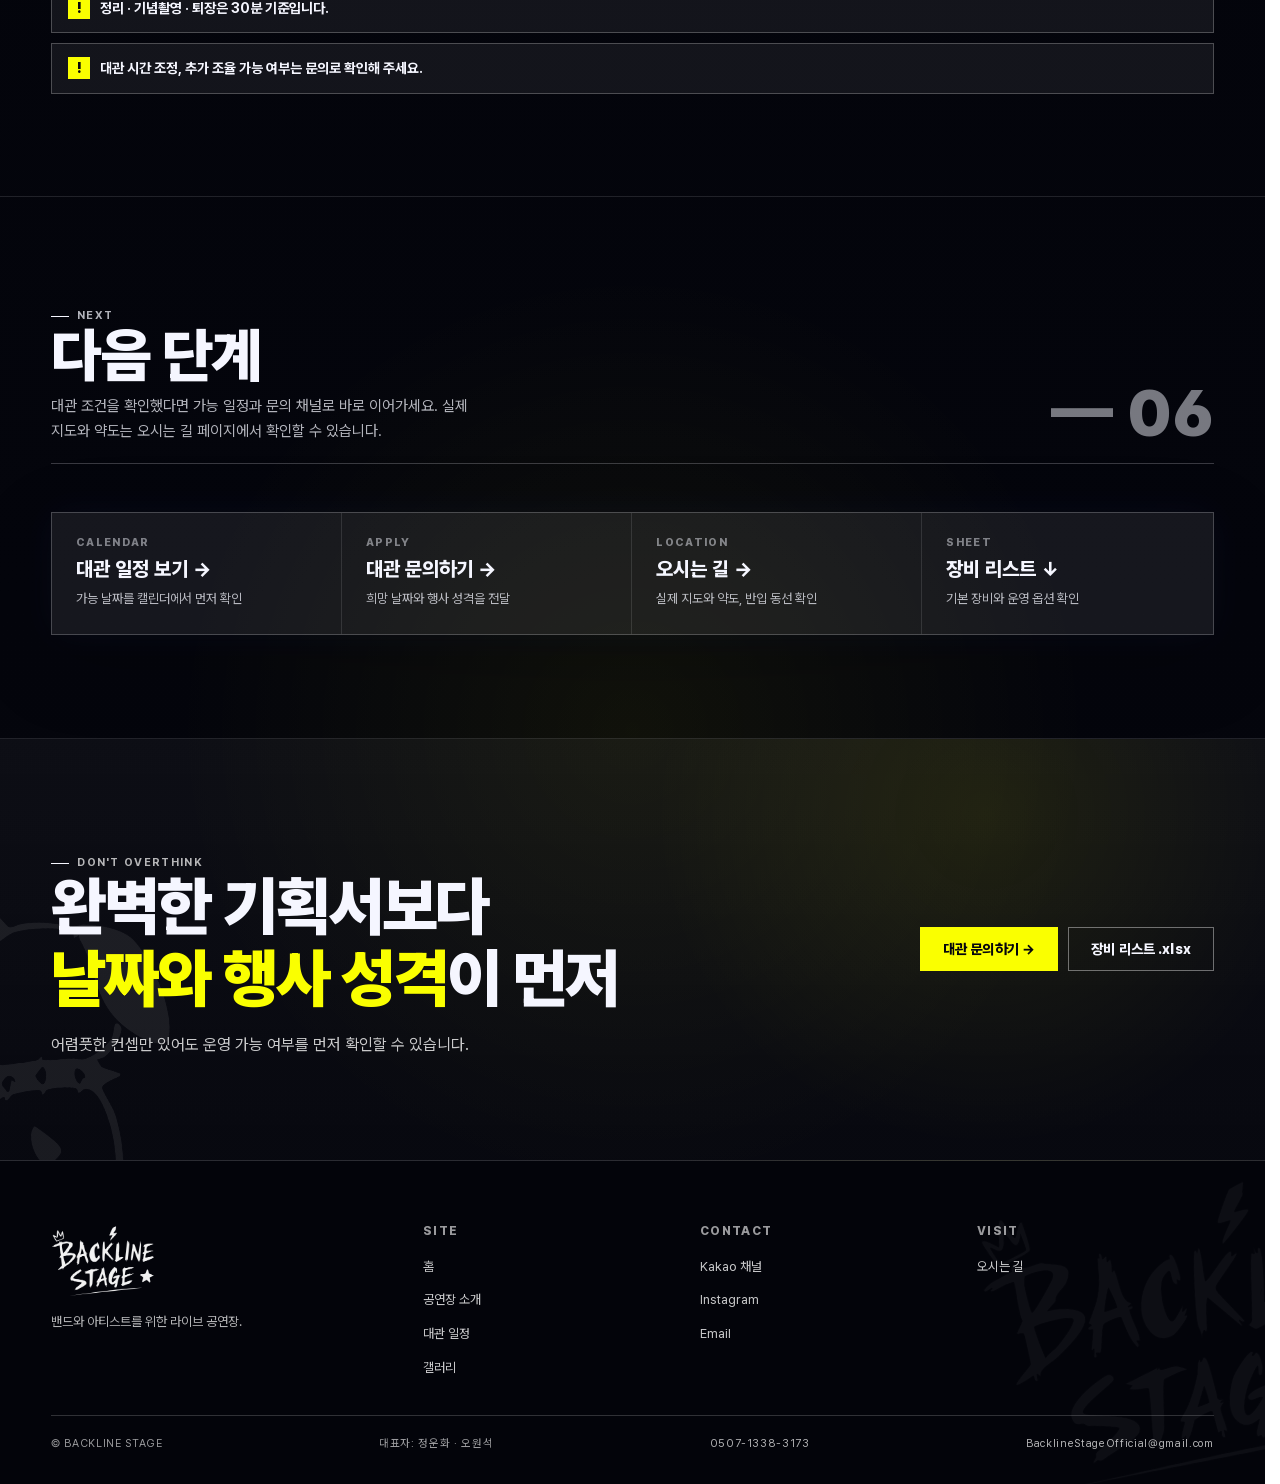
<file: rental.html>
<!doctype html>
<html lang="ko">
  <head>
    <meta charset="utf-8" />
    <meta name="viewport" content="width=device-width, initial-scale=1" />
    <link rel="stylesheet" href="./assets/fonts/pretendard/pretendard-dynamic-subset.css" />
    <link rel="preload" as="image" href="./assets/brand/original-white/logo-white.png" />
    <link rel="preload" as="image" href="./assets/brand/original-white/mascot-white.png" />
    <link rel="preload" as="image" href="./assets/brand/original-white/face-white.png" media="(min-width: 1081px)" />
    <link rel="preload" as="image" href="./assets/brand/original-white/mascot-back-white.png" media="(min-width: 1081px)" />
    <title>대관 안내 | Backline Stage</title>
<link rel="icon" href="/favicon.ico" sizes="any" />
    <link rel="icon" type="image/png" sizes="48x48" href="/favicon-48.png" />
    <link rel="icon" type="image/png" sizes="192x192" href="/favicon-192.png" />
    <link rel="apple-touch-icon" sizes="180x180" href="/apple-touch-icon.png" />
    <link rel="stylesheet" href="./styles.css" />
    <script defer src="./page-transitions.js"></script>
    <script defer src="./promo.js"></script>
    <meta name="description" content="Backline Stage 대관 절차, 준비 서류, 장비·운영 옵션과 문의 흐름을 안내합니다." />
    <link rel="canonical" href="https://sbchung-ops.github.io/backline-stage-live/rental.html" />
    <meta property="og:site_name" content="Backline Stage" />
    <meta property="og:title" content="대관 안내 | Backline Stage" />
    <meta property="og:description" content="Backline Stage 대관 절차, 준비 서류, 장비·운영 옵션과 문의 흐름을 안내합니다." />
    <meta property="og:type" content="website" />
    <meta property="og:url" content="https://sbchung-ops.github.io/backline-stage-live/rental.html" />
    <meta property="og:image" content="https://sbchung-ops.github.io/backline-stage-live/assets/hero-reference-style.jpg" />
    <meta property="og:locale" content="ko_KR" />
    <meta name="twitter:card" content="summary_large_image" />
    <meta name="twitter:title" content="대관 안내 | Backline Stage" />
    <meta name="twitter:description" content="Backline Stage 대관 절차, 준비 서류, 장비·운영 옵션과 문의 흐름을 안내합니다." />
    <meta name="twitter:image" content="https://sbchung-ops.github.io/backline-stage-live/assets/hero-reference-style.jpg" />
    <script>window.BACKLINE_API_DISABLED=true;</script>
    <script type="module" src="./site-data.js"></script>
    <script type="module" src="./cms-content.js"></script>
  </head>
  <body>
    <header class="site-header">
      <div class="site-header__inner">
        <a class="brand" href="./index.html" aria-label="Backline Stage 홈">
          <img src="./assets/brand/original-white/logo-white.png" width="3243" height="2238" alt="" />
          <span class="brand-name">Backline Stage</span>
        </a>
        <nav class="nav" aria-label="주요 메뉴">
          <a href="./index.html">홈</a>
          <a href="./about.html">공연장 소개</a>
          <a class="is-active" href="./rental.html">대관 안내</a>
          <a href="./schedule.html">대관 일정</a>
          <a href="./gallery.html">갤러리</a>
          <a href="./contact.html">대관 문의</a>
          <a href="./location.html">오시는 길</a>
        </nav>
        <a class="header-cta" href="./contact.html">문의하기 →</a>
        <button class="nav-toggle" aria-label="메뉴 열기" onclick="document.querySelector('.nav').classList.toggle('is-open')">MENU</button>
      </div>
    </header>

    <main>
      <section class="page-hero">
        <div class="page-hero__noise" aria-hidden="true"></div>
        <div class="page-hero__inner">
          <div>
            <p class="eyebrow">PAGE · 03 / RENTAL</p>
            <h1>대관<br /><span class="stamp">안내</span></h1>
            <p class="lead">
              신청 → 계약 → 테크라이더 → 공연 진행까지 4단계로 진행됩니다. 비용, 포함 항목, 장비·운영 옵션, 가능 일정까지 이 페이지에서 한 번에 확인하세요.
            </p>
          </div>
        </div>
      </section>

      <!-- 1. 프로세스 -->
      <section class="section" id="process">
        <div class="wrap">
          <div class="section-head">
            <div>
              <p class="eyebrow">Process · 4 steps</p>
              <h2>대관 진행 순서</h2>
              <p class="lead">신청부터 운영까지의 흐름. 단계마다 담당자가 함께 점검합니다.</p>
            </div>
            <div class="section-head__r"><span class="num">— 01</span></div>
          </div>

          <div class="flow">
            <div class="flow__step">
              <span class="step-no">Step 01</span>
              <span class="step-big">신청</span>
              <h4>대관 문의 및 상담</h4>
              <p>희망 날짜, 행사 유형, 예상 인원, 필요 장비를 카카오톡 · 인스타그램 DM · 이메일로 알려주세요.</p>
            </div>
            <div class="flow__step">
              <span class="step-no">Step 02</span>
              <span class="step-big">계약</span>
              <h4>세부 내용 협의 후 계약</h4>
              <p>일정, 비용, 포함 장비, 진행 방식을 사전 협의한 뒤 계약을 진행합니다.</p>
            </div>
            <div class="flow__step">
              <span class="step-no">Step 03</span>
              <span class="step-big">기술</span>
              <h4>테크라이더 전달</h4>
              <p>공연 편성, 입력 채널, 모니터, 조명 요청 등 기술 사항을 정리해 공유합니다.</p>
            </div>
            <div class="flow__step">
              <span class="step-no">Step 04</span>
              <span class="step-big">공연</span>
              <h4>공연 진행</h4>
              <p>리허설부터 본 공연·정리까지 현장 운영 흐름에 맞춰 진행합니다.</p>
            </div>
          </div>
        </div>
      </section>

      <!-- 2. 조건 -->
      <section class="section alt">
        <div class="wrap">
          <div class="section-head">
            <div>
              <p class="eyebrow">Conditions</p>
              <h2>대관 조건 · 유의사항</h2>
              <p class="lead">신청 전 반드시 확인해야 할 운영 조건입니다.</p>
            </div>
            <div class="section-head__r"><span class="num">— 02</span></div>
          </div>

          <ul class="checklist">
            <li>최소 대관 시간은 7시간</li>
            <li>실내 흡연 · 화기 사용 불가 / 폭죽 등 무대 연출 별도 협의</li>
            <li>음향 출력은 운영 가이드 기준 안에서 조정 가능</li>
            <li>주류 반입은 문의</li>
            <li>관객 안전·동선은 운영팀 가이드 우선</li>
            <li>장비 손·파손 시 견적가 기준 변상</li>
            <li>SNS 송출·녹화는 사전 확인 후 진행</li>
          </ul>
        </div>
      </section>

      <!-- 3. 비용 -->
      <section class="section" id="pricing">
        <div class="wrap">
          <div class="section-head">
            <div>
              <p class="eyebrow">Pricing</p>
              <h2>대관 비용</h2>
              <p class="lead">기본 장비·운영 매니저 1인 포함 기준. 부가세 별도. 행사 규모에 따라 조정됩니다.</p>
            </div>
            <div class="section-head__r"><a class="btn" href="./contact.html">정확한 견적 →</a></div>
          </div>

          <div class="price-grid">
            <div class="price-card" data-price-key="weekday">
              <span class="price-tag">Weekday</span>
              <h3>평일 (월-목)</h3>
              <div class="amount">800,000<small>원</small></div>
              <ul>
                <li>7시간 기본 대관</li>
                <li>기본 장비·운영 포함</li>
                <li>부가세 별도</li>
              </ul>
            </div>
            <div class="price-card featured" data-price-key="fridaySunday">
              <span class="price-tag">Friday · Sunday</span>
              <h3>금요일 · 일요일</h3>
              <div class="amount">1,000,000<small>원</small></div>
              <ul>
                <li>7시간 기본 대관</li>
                <li>기본 장비·운영 포함</li>
                <li>부가세 별도</li>
              </ul>
            </div>
            <div class="price-card" data-price-key="peak">
              <span class="price-tag">Peak</span>
              <h3>토요일 · 공휴일 · 공휴일 전날</h3>
              <div class="amount">1,100,000<small>원</small></div>
              <ul>
                <li>7시간 기본 대관</li>
                <li>기본 장비·운영 포함</li>
                <li>부가세 별도</li>
              </ul>
            </div>
          </div>
          <p class="price-note">요일 구분이 중복되는 날은 높은 금액을 적용합니다. 시간 추가, 영상 촬영팀, 장비 옵션 추가가 가능하며 세부 견적은 문의로 조율합니다.</p>
        </div>
      </section>

      <!-- 4. 장비·운영 -->
      <section class="section dark">
        <div class="wrap">
          <div class="section-head">
            <div>
              <p class="eyebrow">Gear · Operation</p>
              <h2>장비 · 운영 안내</h2>
            </div>
            <div class="section-head__r"><span class="num">— 04</span></div>
          </div>

          <div class="info-tables">
            <div class="info-table-card">
              <h3>기본 장비</h3>
              <div class="table-scroll">
                <table class="rental-table">
                  <thead><tr><th>구분</th><th>기본 제공 내용</th></tr></thead>
                  <tbody>
                    <tr><td>마이크</td><td>Shure Beta58A 유선 3개 / Shure SM57 3개 / sE Electronics sE7 1개</td></tr>
                    <tr><td>모니터</td><td>웨지 모니터 2대 / Behringer P2 유선 IEM 6대(파트별 고정 배정)</td></tr>
                    <tr><td>건반</td><td>Kurzweil SP7 Grand 1대</td></tr>
                    <tr><td>DI · 스탠드</td><td>Radial JDI Stereo 2대 / J48 1대 / ProD2 1대 / 노트북 스탠드 1대</td></tr>
                  </tbody>
                </table>
              </div>
            </div>
            <div class="info-table-card">
              <h3>유료 장비 · 운영 옵션</h3>
              <div class="table-scroll">
                <table class="rental-table">
                  <thead><tr><th>옵션</th><th>비용</th><th>기준 · 비고</th></tr></thead>
                  <tbody>
                    <tr><td>Sennheiser EW-D 835 무선 마이크</td><td>1CH 30,000원 / 2CH 50,000원</td><td>최대 2CH</td></tr>
                    <tr><td>Sennheiser EW IEM G4 무선 IEM</td><td>35,000원 / CH</td><td>최대 2CH</td></tr>
                    <tr><td>Shure SE215 이어폰</td><td>20,000원 / 개</td><td>최대 8개</td></tr>
                    <tr><td>메인 건반용 볼륨 페달</td><td>20,000원</td><td>SP7 Grand 추가</td></tr>
                    <tr><td>Yamaha MODX 7+</td><td>100,000원</td><td>1대, 볼륨 페달 포함</td></tr>
                    <tr><td>공연장 플레이백 운영</td><td>Mono · Stereo 50,000원</td><td>Multi는 별도 협의</td></tr>
                    <tr><td>제휴 업체 장비 렌탈</td><td>별도 견적</td><td>기본 보유 수량 초과 또는 특정 모델 요청 시 가능</td></tr>
                  </tbody>
                </table>
              </div>
            </div>
            <div class="info-table-card">
              <h3>영상 · 음원 소스 및 세부 오퍼레이팅</h3>
              <div class="table-scroll">
                <table class="rental-table">
                  <thead><tr><th>옵션</th><th>비용</th><th>제공 · 적용 기준</th></tr></thead>
                  <tbody>
                    <tr><td>영상 녹화본 + 2트랙 음원</td><td>20곡 이하 100,000원 / 21곡 이상 150,000원</td><td>선택 카메라 영상 소스 + 공연 실황 Stereo 2트랙</td></tr>
                    <tr><td>멀티트랙 원본 제공</td><td>100,000원</td><td>개별 트랙 원본 + 2트랙 음원 포함</td></tr>
                    <tr><td>음향 세부 오퍼레이팅</td><td>300,000원</td><td>25곡 이내 · 본공연 3시간 이내</td></tr>
                    <tr><td>조명 세부 오퍼레이팅</td><td>300,000원</td><td>25곡 이내 · 본공연 3시간 이내</td></tr>
                    <tr><td>기준 초과 세부 오퍼레이팅</td><td>별도 협의</td><td>25곡 또는 본공연 3시간 초과</td></tr>
                  </tbody>
                </table>
              </div>
            </div>
          </div>
        </div>
      </section>

      <!-- 5. 시간표 -->
      <section class="section">
        <div class="wrap">
          <div class="section-head">
            <div>
              <p class="eyebrow">Timeline sample</p>
              <h2>시간표 예시</h2>
              <p class="lead">아래 시간표는 가능한 편성 예시입니다. 대관 시간 조정과 추가 조율은 문의로 확인해 주세요.</p>
            </div>
            <div class="section-head__r"><span class="num">— 05</span></div>
          </div>

          <div class="table-scroll">
            <table class="rental-table timeline-table">
              <thead>
                <tr><th>구분</th><th>안내 · 세팅</th><th>리허설</th><th>입장 · 전환</th><th>본공연</th><th>정리 · 기념촬영 · 퇴장</th></tr>
              </thead>
              <tbody>
                <tr><td>7시간 A</td><td>13:30-14:00</td><td>14:00-17:00</td><td>17:00-18:00</td><td>18:00-20:00</td><td>20:00-20:30</td></tr>
                <tr><td>7시간 B</td><td>13:30-14:00</td><td>14:00-17:30</td><td>17:30-19:00</td><td>19:00-20:00</td><td>20:00-20:30</td></tr>
                <tr><td>8시간</td><td>13:30-14:00</td><td>14:00-17:30</td><td>17:30-19:00</td><td>19:00-21:00</td><td>21:00-21:30</td></tr>
              </tbody>
            </table>
          </div>
          <ul class="timeline-notes">
            <li>본공연은 최대 3시간 기준입니다.</li>
            <li>정리 · 기념촬영 · 퇴장은 30분 기준입니다.</li>
            <li>대관 시간 조정, 추가 조율 가능 여부는 문의로 확인해 주세요.</li>
          </ul>
        </div>
      </section>

      <!-- 6. 다음 단계 -->
      <section class="section">
        <div class="wrap">
          <div class="section-head">
            <div>
              <p class="eyebrow">Next</p>
              <h2>다음 단계</h2>
              <p class="lead">대관 조건을 확인했다면 가능 일정과 문의 채널로 바로 이어가세요. 실제 지도와 약도는 오시는 길 페이지에서 확인할 수 있습니다.</p>
            </div>
            <div class="section-head__r"><span class="num">— 06</span></div>
          </div>

          <div class="channels">
            <a href="./schedule.html">
              <span class="ch-tag">Calendar</span>
              <span class="ch-name">대관 일정 보기 →</span>
              <span class="ch-desc">가능 날짜를 캘린더에서 먼저 확인</span>
            </a>
            <a href="./contact.html">
              <span class="ch-tag">Apply</span>
              <span class="ch-name">대관 문의하기 →</span>
              <span class="ch-desc">희망 날짜와 행사 성격을 전달</span>
            </a>
            <a href="./location.html">
              <span class="ch-tag">Location</span>
              <span class="ch-name">오시는 길 →</span>
              <span class="ch-desc">실제 지도와 약도, 반입 동선 확인</span>
            </a>
            <a href="./assets/equipment-list.xlsx" download>
              <span class="ch-tag">Sheet</span>
              <span class="ch-name">장비 리스트 ↓</span>
              <span class="ch-desc">기본 장비와 운영 옵션 확인</span>
            </a>
          </div>
        </div>
      </section>

      <!-- CTA -->
      <section class="cta">
        <div class="cta__inner">
          <div>
            <p class="eyebrow" style="color: rgba(255,255,255,0.7);">Don't overthink</p>
            <h2>완벽한 기획서보다 <span class="acc">날짜와 행사 성격</span>이 먼저</h2>
            <p>어렴풋한 컨셉만 있어도 운영 가능 여부를 먼저 확인할 수 있습니다.</p>
          </div>
          <div class="cta__actions">
            <a class="btn hot" href="./contact.html">대관 문의하기 →</a>
            <a class="btn ghost" href="./assets/equipment-list.xlsx" download>장비 리스트 .xlsx</a>
          </div>
        </div>
      </section>
    </main>

    <footer class="site-footer">
      <div class="site-footer__inner">
        <div class="site-footer__top">
          <div class="site-footer__brand">
            <div class="logo-line"><img src="./assets/brand/original-white/logo-white.png" width="3243" height="2238" alt="" /><strong>Backline Stage</strong></div>
            <p>밴드와 아티스트를 위한 라이브 공연장.</p>
          </div>
          <div>
            <h4>Site</h4>
            <ul>
              <li><a href="./index.html">홈</a></li>
              <li><a href="./about.html">공연장 소개</a></li>
              <li><a href="./schedule.html">대관 일정</a></li>
              <li><a href="./gallery.html">갤러리</a></li>
            </ul>
          </div>
          <div>
            <h4>Contact</h4>
            <ul>
              <li><a target="_blank" rel="noopener" href="https://pf.kakao.com/_UpUKX">Kakao 채널</a></li>
              <li><a target="_blank" rel="noopener" href="https://www.instagram.com/backline_stage_official/">Instagram</a></li>
              <li><a href="mailto:BacklineStageOfficial@gmail.com">Email</a></li>
            </ul>
          </div>
          <div>
            <h4>Visit</h4>
            <ul>
              <li><a href="./location.html">오시는 길</a></li>
            </ul>
          </div>
        </div>
        <div class="site-footer__bot">
          <span>© Backline Stage</span>
          <span>대표자: 정운화 · 오원석</span>
          <span><a href="tel:010-3402-4358">010-3402-4358</a></span>
          <span><a href="mailto:BacklineStageOfficial@gmail.com">BacklineStageOfficial@gmail.com</a></span>
        </div>
      </div>
    </footer>
  </body>
</html>
</file>
<file: assets/fonts/pretendard/pretendard-dynamic-subset.css>
/*
Copyright (c) 2021 Kil Hyung-jin, with Reserved Font Name Pretendard.
https://github.com/orioncactus/pretendard

This Font Software is licensed under the SIL Open Font License, Version 1.1.
This license is copied below, and is also available with a FAQ at:
http://scripts.sil.org/OFL
*/
/* [0] */
@font-face {
	font-family: 'Pretendard Variable';
	font-style: normal;
	font-display: swap;
	font-weight: 45 920;
	src: url("./PretendardVariable.subset.0.woff2") format('woff2-variations');
	unicode-range: U+f9ca-fa0b, U+ff03-ff05, U+ff07, U+ff0a-ff0b, U+ff0d-ff19, U+ff1b, U+ff1d, U+ff20-ff5b, U+ff5d, U+ffe0-ffe3, U+ffe5-ffe6;
}

/* [1] */
@font-face {
	font-family: 'Pretendard Variable';
	font-style: normal;
	font-display: swap;
	font-weight: 45 920;
	src: url("./PretendardVariable.subset.1.woff2") format('woff2-variations');
	unicode-range: U+d723-d728, U+d72a-d733, U+d735-d748, U+d74a-d74f, U+d752-d753, U+d755-d757, U+d75a-d75f, U+d762-d764, U+d766-d768, U+d76a-d76b, U+d76d-d76f, U+d771-d787, U+d789-d78b, U+d78d-d78f, U+d791-d797, U+d79a, U+d79c, U+d79e-d7a3, U+f900-f909, U+f90b-f92e;
}

/* [2] */
@font-face {
	font-family: 'Pretendard Variable';
	font-style: normal;
	font-display: swap;
	font-weight: 45 920;
	src: url("./PretendardVariable.subset.2.woff2") format('woff2-variations');
	unicode-range: U+d679-d68b, U+d68e-d69e, U+d6a0, U+d6a2-d6a7, U+d6a9-d6c3, U+d6c6-d6c7, U+d6c9-d6cb, U+d6cd-d6d3, U+d6d5-d6d6, U+d6d8-d6e3, U+d6e5-d6e7, U+d6e9-d6fb, U+d6fd-d717, U+d719-d71f, U+d721-d722;
}

/* [3] */
@font-face {
	font-family: 'Pretendard Variable';
	font-style: normal;
	font-display: swap;
	font-weight: 45 920;
	src: url("./PretendardVariable.subset.3.woff2") format('woff2-variations');
	unicode-range: U+d5bc-d5c7, U+d5ca-d5cb, U+d5cd-d5cf, U+d5d1-d5d7, U+d5d9-d5da, U+d5dc, U+d5de-d5e3, U+d5e6-d5e7, U+d5e9-d5eb, U+d5ed-d5f6, U+d5f8, U+d5fa-d5ff, U+d602-d603, U+d605-d607, U+d609-d60f, U+d612-d613, U+d616-d61b, U+d61d-d637, U+d63a-d63b, U+d63d-d63f, U+d641-d647, U+d64a-d64c, U+d64e-d653, U+d656-d657, U+d659-d65b, U+d65d-d666, U+d668, U+d66a-d678;
}

/* [4] */
@font-face {
	font-family: 'Pretendard Variable';
	font-style: normal;
	font-display: swap;
	font-weight: 45 920;
	src: url("./PretendardVariable.subset.4.woff2") format('woff2-variations');
	unicode-range: U+d507, U+d509-d50b, U+d50d-d513, U+d515-d53b, U+d53e-d53f, U+d541-d543, U+d545-d54c, U+d54e, U+d550, U+d552-d557, U+d55a-d55b, U+d55d-d55f, U+d561-d564, U+d566-d567, U+d56a, U+d56c, U+d56e-d573, U+d576-d577, U+d579-d583, U+d585-d586, U+d58a-d5a4, U+d5a6-d5bb;
}

/* [5] */
@font-face {
	font-family: 'Pretendard Variable';
	font-style: normal;
	font-display: swap;
	font-weight: 45 920;
	src: url("./PretendardVariable.subset.5.woff2") format('woff2-variations');
	unicode-range: U+d464-d477, U+d47a-d47b, U+d47d-d47f, U+d481-d487, U+d489-d48a, U+d48c, U+d48e-d4e7, U+d4e9-d503, U+d505-d506;
}

/* [6] */
@font-face {
	font-family: 'Pretendard Variable';
	font-style: normal;
	font-display: swap;
	font-weight: 45 920;
	src: url("./PretendardVariable.subset.6.woff2") format('woff2-variations');
	unicode-range: U+d3bf-d3c7, U+d3ca-d3cf, U+d3d1-d3eb, U+d3ee-d3ef, U+d3f1-d3f3, U+d3f5-d3fb, U+d3fd-d400, U+d402-d45b, U+d45d-d463;
}

/* [7] */
@font-face {
	font-family: 'Pretendard Variable';
	font-style: normal;
	font-display: swap;
	font-weight: 45 920;
	src: url("./PretendardVariable.subset.7.woff2") format('woff2-variations');
	unicode-range: U+d2ff, U+d302-d304, U+d306-d30b, U+d30f, U+d311-d313, U+d315-d31b, U+d31e, U+d322-d324, U+d326-d327, U+d32a-d32b, U+d32d-d32f, U+d331-d337, U+d339-d33c, U+d33e-d37b, U+d37e-d37f, U+d381-d383, U+d385-d38b, U+d38e-d390, U+d392-d397, U+d39a-d39b, U+d39d-d39f, U+d3a1-d3a7, U+d3a9-d3aa, U+d3ac, U+d3ae-d3b3, U+d3b5-d3b7, U+d3b9-d3bb, U+d3bd-d3be;
}

/* [8] */
@font-face {
	font-family: 'Pretendard Variable';
	font-style: normal;
	font-display: swap;
	font-weight: 45 920;
	src: url("./PretendardVariable.subset.8.woff2") format('woff2-variations');
	unicode-range: U+d257-d27f, U+d281-d29b, U+d29d-d29f, U+d2a1-d2ab, U+d2ad-d2b7, U+d2ba-d2bb, U+d2bd-d2bf, U+d2c1-d2c7, U+d2c9-d2ef, U+d2f2-d2f3, U+d2f5-d2f7, U+d2f9-d2fe;
}

/* [9] */
@font-face {
	font-family: 'Pretendard Variable';
	font-style: normal;
	font-display: swap;
	font-weight: 45 920;
	src: url("./PretendardVariable.subset.9.woff2") format('woff2-variations');
	unicode-range: U+d1b4, U+d1b6-d1f3, U+d1f5-d22b, U+d22e-d22f, U+d231-d233, U+d235-d23b, U+d23d-d240, U+d242-d256;
}

/* [10] */
@font-face {
	font-family: 'Pretendard Variable';
	font-style: normal;
	font-display: swap;
	font-weight: 45 920;
	src: url("./PretendardVariable.subset.10.woff2") format('woff2-variations');
	unicode-range: U+d105-d12f, U+d132-d133, U+d135-d137, U+d139-d13f, U+d141-d142, U+d144, U+d146-d14b, U+d14e-d14f, U+d151-d153, U+d155-d15b, U+d15e-d187, U+d189-d19f, U+d1a2-d1a3, U+d1a5-d1a7, U+d1a9-d1af, U+d1b2-d1b3;
}

/* [11] */
@font-face {
	font-family: 'Pretendard Variable';
	font-style: normal;
	font-display: swap;
	font-weight: 45 920;
	src: url("./PretendardVariable.subset.11.woff2") format('woff2-variations');
	unicode-range: U+d04b-d04f, U+d051-d057, U+d059-d06b, U+d06d-d06f, U+d071-d073, U+d075-d07b, U+d07e-d0a3, U+d0a6-d0a7, U+d0a9-d0ab, U+d0ad-d0b3, U+d0b6, U+d0b8, U+d0ba-d0bf, U+d0c2-d0c3, U+d0c5-d0c7, U+d0c9-d0cf, U+d0d2, U+d0d6-d0db, U+d0de-d0df, U+d0e1-d0e3, U+d0e5-d0eb, U+d0ee-d0f0, U+d0f2-d104;
}

/* [12] */
@font-face {
	font-family: 'Pretendard Variable';
	font-style: normal;
	font-display: swap;
	font-weight: 45 920;
	src: url("./PretendardVariable.subset.12.woff2") format('woff2-variations');
	unicode-range: U+cfa2-cfc3, U+cfc5-cfdf, U+cfe2-cfe3, U+cfe5-cfe7, U+cfe9-cff4, U+cff6-cffb, U+cffd-cfff, U+d001-d003, U+d005-d017, U+d019-d033, U+d036-d037, U+d039-d03b, U+d03d-d04a;
}

/* [13] */
@font-face {
	font-family: 'Pretendard Variable';
	font-style: normal;
	font-display: swap;
	font-weight: 45 920;
	src: url("./PretendardVariable.subset.13.woff2") format('woff2-variations');
	unicode-range: U+cef0-cef3, U+cef6, U+cef9-ceff, U+cf01-cf03, U+cf05-cf07, U+cf09-cf0f, U+cf11-cf12, U+cf14-cf1b, U+cf1d-cf1f, U+cf21-cf2f, U+cf31-cf53, U+cf56-cf57, U+cf59-cf5b, U+cf5d-cf63, U+cf66, U+cf68, U+cf6a-cf6f, U+cf71-cf84, U+cf86-cf8b, U+cf8d-cfa1;
}

/* [14] */
@font-face {
	font-family: 'Pretendard Variable';
	font-style: normal;
	font-display: swap;
	font-weight: 45 920;
	src: url("./PretendardVariable.subset.14.woff2") format('woff2-variations');
	unicode-range: U+ce3c-ce57, U+ce5a-ce5b, U+ce5d-ce5f, U+ce61-ce67, U+ce6a, U+ce6c, U+ce6e-ce73, U+ce76-ce77, U+ce79-ce7b, U+ce7d-ce83, U+ce85-ce88, U+ce8a-ce8f, U+ce91-ce93, U+ce95-ce97, U+ce99-ce9f, U+cea2, U+cea4-ceab, U+cead-cee3, U+cee6-cee7, U+cee9-ceeb, U+ceed-ceef;
}

/* [15] */
@font-face {
	font-family: 'Pretendard Variable';
	font-style: normal;
	font-display: swap;
	font-weight: 45 920;
	src: url("./PretendardVariable.subset.15.woff2") format('woff2-variations');
	unicode-range: U+cd92-cd93, U+cd96-cd97, U+cd99-cd9b, U+cd9d-cda3, U+cda6-cda8, U+cdaa-cdaf, U+cdb1-cdc3, U+cdc5-cdcb, U+cdcd-cde7, U+cde9-ce03, U+ce05-ce1f, U+ce22-ce34, U+ce36-ce3b;
}

/* [16] */
@font-face {
	font-family: 'Pretendard Variable';
	font-style: normal;
	font-display: swap;
	font-weight: 45 920;
	src: url("./PretendardVariable.subset.16.woff2") format('woff2-variations');
	unicode-range: U+ccef-cd07, U+cd0a-cd0b, U+cd0d-cd1a, U+cd1c, U+cd1e-cd2b, U+cd2d-cd5b, U+cd5d-cd77, U+cd79-cd91;
}

/* [17] */
@font-face {
	font-family: 'Pretendard Variable';
	font-style: normal;
	font-display: swap;
	font-weight: 45 920;
	src: url("./PretendardVariable.subset.17.woff2") format('woff2-variations');
	unicode-range: U+cc3f-cc43, U+cc46-cc47, U+cc49-cc4b, U+cc4d-cc53, U+cc55-cc58, U+cc5a-cc5f, U+cc61-cc97, U+cc9a-cc9b, U+cc9d-cc9f, U+cca1-cca7, U+ccaa, U+ccac, U+ccae-ccb3, U+ccb6-ccb7, U+ccb9-ccbb, U+ccbd-cccf, U+ccd1-cce3, U+cce5-ccee;
}

/* [18] */
@font-face {
	font-family: 'Pretendard Variable';
	font-style: normal;
	font-display: swap;
	font-weight: 45 920;
	src: url("./PretendardVariable.subset.18.woff2") format('woff2-variations');
	unicode-range: U+cb91-cbd3, U+cbd5-cbe3, U+cbe5-cc0b, U+cc0e-cc0f, U+cc11-cc13, U+cc15-cc1b, U+cc1d-cc20, U+cc23-cc27, U+cc2a-cc2b, U+cc2d, U+cc2f, U+cc31-cc37, U+cc3a, U+cc3c;
}

/* [19] */
@font-face {
	font-family: 'Pretendard Variable';
	font-style: normal;
	font-display: swap;
	font-weight: 45 920;
	src: url("./PretendardVariable.subset.19.woff2") format('woff2-variations');
	unicode-range: U+caf4-cb47, U+cb4a-cb90;
}

/* [20] */
@font-face {
	font-family: 'Pretendard Variable';
	font-style: normal;
	font-display: swap;
	font-weight: 45 920;
	src: url("./PretendardVariable.subset.20.woff2") format('woff2-variations');
	unicode-range: U+ca4a-ca4b, U+ca4e-ca4f, U+ca51-ca53, U+ca55-ca5b, U+ca5d-ca60, U+ca62-ca83, U+ca85-cabb, U+cabe-cabf, U+cac1-cac3, U+cac5-cacb, U+cacd-cad0, U+cad2, U+cad4-cad8, U+cada-caf3;
}

/* [21] */
@font-face {
	font-family: 'Pretendard Variable';
	font-style: normal;
	font-display: swap;
	font-weight: 45 920;
	src: url("./PretendardVariable.subset.21.woff2") format('woff2-variations');
	unicode-range: U+c996-c997, U+c99a-c99c, U+c99e-c9bf, U+c9c2-c9c3, U+c9c5-c9c7, U+c9c9-c9cf, U+c9d2, U+c9d4, U+c9d7-c9d8, U+c9db, U+c9de-c9df, U+c9e1-c9e3, U+c9e5-c9e6, U+c9e8-c9eb, U+c9ee-c9f0, U+c9f2-c9f7, U+c9f9-ca0b, U+ca0d-ca28, U+ca2a-ca49;
}

/* [22] */
@font-face {
	font-family: 'Pretendard Variable';
	font-style: normal;
	font-display: swap;
	font-weight: 45 920;
	src: url("./PretendardVariable.subset.22.woff2") format('woff2-variations');
	unicode-range: U+c8e9-c8f4, U+c8f6-c8fb, U+c8fe-c8ff, U+c901-c903, U+c905-c90b, U+c90e-c910, U+c912-c917, U+c919-c92b, U+c92d-c94f, U+c951-c953, U+c955-c96b, U+c96d-c973, U+c975-c987, U+c98a-c98b, U+c98d-c98f, U+c991-c995;
}

/* [23] */
@font-face {
	font-family: 'Pretendard Variable';
	font-style: normal;
	font-display: swap;
	font-weight: 45 920;
	src: url("./PretendardVariable.subset.23.woff2") format('woff2-variations');
	unicode-range: U+c841-c84b, U+c84d-c86f, U+c872-c873, U+c875-c877, U+c879-c87f, U+c882-c884, U+c887-c88a, U+c88d-c8c3, U+c8c5-c8df, U+c8e1-c8e8;
}

/* [24] */
@font-face {
	font-family: 'Pretendard Variable';
	font-style: normal;
	font-display: swap;
	font-weight: 45 920;
	src: url("./PretendardVariable.subset.24.woff2") format('woff2-variations');
	unicode-range: U+c779-c77b, U+c77e-c782, U+c786, U+c78b, U+c78d, U+c78f, U+c792-c793, U+c795, U+c797, U+c799-c79f, U+c7a2, U+c7a7-c7ab, U+c7ae-c7bb, U+c7bd-c7c0, U+c7c2-c7c7, U+c7c9-c7dc, U+c7de-c7ff, U+c802-c803, U+c805-c807, U+c809, U+c80b-c80f, U+c812, U+c814, U+c817-c81b, U+c81e-c81f, U+c821-c823, U+c825-c82e, U+c830-c837, U+c839-c83b, U+c83d-c840;
}

/* [25] */
@font-face {
	font-family: 'Pretendard Variable';
	font-style: normal;
	font-display: swap;
	font-weight: 45 920;
	src: url("./PretendardVariable.subset.25.woff2") format('woff2-variations');
	unicode-range: U+c6bb-c6bf, U+c6c2, U+c6c4, U+c6c6-c6cb, U+c6ce-c6cf, U+c6d1-c6d3, U+c6d5-c6db, U+c6dd-c6df, U+c6e1-c6e7, U+c6e9-c6eb, U+c6ed-c6ef, U+c6f1-c6f8, U+c6fa-c703, U+c705-c707, U+c709-c70b, U+c70d-c716, U+c718, U+c71a-c71f, U+c722-c723, U+c725-c727, U+c729-c734, U+c736-c73b, U+c73e-c73f, U+c741-c743, U+c745-c74b, U+c74e-c750, U+c752-c757, U+c759-c773, U+c776-c777;
}

/* [26] */
@font-face {
	font-family: 'Pretendard Variable';
	font-style: normal;
	font-display: swap;
	font-weight: 45 920;
	src: url("./PretendardVariable.subset.26.woff2") format('woff2-variations');
	unicode-range: U+c5f5-c5fb, U+c5fe, U+c602-c605, U+c607, U+c609-c60f, U+c611-c61a, U+c61c-c623, U+c626-c627, U+c629-c62b, U+c62d, U+c62f-c632, U+c636, U+c638, U+c63a-c63f, U+c642-c643, U+c645-c647, U+c649-c652, U+c656-c65b, U+c65d-c65f, U+c661-c663, U+c665-c677, U+c679-c67b, U+c67d-c693, U+c696-c697, U+c699-c69b, U+c69d-c6a3, U+c6a6, U+c6a8, U+c6aa-c6af, U+c6b2-c6b3, U+c6b5-c6b7, U+c6b9-c6ba;
}

/* [27] */
@font-face {
	font-family: 'Pretendard Variable';
	font-style: normal;
	font-display: swap;
	font-weight: 45 920;
	src: url("./PretendardVariable.subset.27.woff2") format('woff2-variations');
	unicode-range: U+c517-c527, U+c52a-c52b, U+c52d-c52f, U+c531-c538, U+c53a, U+c53c, U+c53e-c543, U+c546-c547, U+c54b, U+c54d-c552, U+c556, U+c55a-c55b, U+c55d, U+c55f, U+c562-c563, U+c565-c567, U+c569-c56f, U+c572, U+c574, U+c576-c57b, U+c57e-c57f, U+c581-c583, U+c585-c586, U+c588-c58b, U+c58e, U+c590, U+c592-c596, U+c599-c5b3, U+c5b6-c5b7, U+c5ba, U+c5be-c5c3, U+c5ca-c5cb, U+c5cd, U+c5cf, U+c5d2-c5d3, U+c5d5-c5d7, U+c5d9-c5df, U+c5e1-c5e2, U+c5e4, U+c5e6-c5eb, U+c5ef, U+c5f1-c5f3;
}

/* [28] */
@font-face {
	font-family: 'Pretendard Variable';
	font-style: normal;
	font-display: swap;
	font-weight: 45 920;
	src: url("./PretendardVariable.subset.28.woff2") format('woff2-variations');
	unicode-range: U+c475-c4ef, U+c4f2-c4f3, U+c4f5-c4f7, U+c4f9-c4ff, U+c502-c50b, U+c50d-c516;
}

/* [29] */
@font-face {
	font-family: 'Pretendard Variable';
	font-style: normal;
	font-display: swap;
	font-weight: 45 920;
	src: url("./PretendardVariable.subset.29.woff2") format('woff2-variations');
	unicode-range: U+c3d0-c3d7, U+c3da-c3db, U+c3dd-c3de, U+c3e1-c3ec, U+c3ee-c3f3, U+c3f5-c42b, U+c42d-c463, U+c466-c474;
}

/* [30] */
@font-face {
	font-family: 'Pretendard Variable';
	font-style: normal;
	font-display: swap;
	font-weight: 45 920;
	src: url("./PretendardVariable.subset.30.woff2") format('woff2-variations');
	unicode-range: U+c32b-c367, U+c36a-c36b, U+c36d-c36f, U+c371-c377, U+c37a-c37b, U+c37e-c383, U+c385-c387, U+c389-c3cf;
}

/* [31] */
@font-face {
	font-family: 'Pretendard Variable';
	font-style: normal;
	font-display: swap;
	font-weight: 45 920;
	src: url("./PretendardVariable.subset.31.woff2") format('woff2-variations');
	unicode-range: U+c26a-c26b, U+c26d-c26f, U+c271-c273, U+c275-c27b, U+c27e-c287, U+c289-c28f, U+c291-c297, U+c299-c29a, U+c29c-c2a3, U+c2a5-c2a7, U+c2a9-c2ab, U+c2ad-c2b3, U+c2b6, U+c2b8, U+c2ba-c2bb, U+c2bd-c2db, U+c2de-c2df, U+c2e1-c2e2, U+c2e5-c2ea, U+c2ee, U+c2f0, U+c2f2-c2f5, U+c2f7, U+c2fa-c2fb, U+c2fd-c2ff, U+c301-c307, U+c309-c30c, U+c30e-c312, U+c315-c323, U+c325-c328, U+c32a;
}

/* [32] */
@font-face {
	font-family: 'Pretendard Variable';
	font-style: normal;
	font-display: swap;
	font-weight: 45 920;
	src: url("./PretendardVariable.subset.32.woff2") format('woff2-variations');
	unicode-range: U+c1bc-c1c3, U+c1c5-c1df, U+c1e1-c1fb, U+c1fd-c203, U+c205-c20c, U+c20e, U+c210-c217, U+c21a-c21b, U+c21d-c21e, U+c221-c227, U+c229-c22a, U+c22c, U+c22e, U+c230, U+c233-c24f, U+c251-c257, U+c259-c269;
}

/* [33] */
@font-face {
	font-family: 'Pretendard Variable';
	font-style: normal;
	font-display: swap;
	font-weight: 45 920;
	src: url("./PretendardVariable.subset.33.woff2") format('woff2-variations');
	unicode-range: U+c101-c11b, U+c11f, U+c121-c123, U+c125-c12b, U+c12e, U+c132-c137, U+c13a-c13b, U+c13d-c13f, U+c141-c147, U+c14a, U+c14c-c153, U+c155-c157, U+c159-c15b, U+c15d-c166, U+c169-c16f, U+c171-c177, U+c179-c18b, U+c18e-c18f, U+c191-c193, U+c195-c19b, U+c19d-c19e, U+c1a0, U+c1a2-c1a4, U+c1a6-c1bb;
}

/* [34] */
@font-face {
	font-family: 'Pretendard Variable';
	font-style: normal;
	font-display: swap;
	font-weight: 45 920;
	src: url("./PretendardVariable.subset.34.woff2") format('woff2-variations');
	unicode-range: U+c049-c057, U+c059-c05b, U+c05d-c05f, U+c061-c067, U+c069-c08f, U+c091-c0ab, U+c0ae-c0af, U+c0b1-c0b3, U+c0b5, U+c0b7-c0bb, U+c0be, U+c0c2-c0c7, U+c0ca-c0cb, U+c0cd-c0cf, U+c0d1-c0d7, U+c0d9-c0da, U+c0dc, U+c0de-c0e3, U+c0e5-c0eb, U+c0ed-c0f3, U+c0f6, U+c0f8, U+c0fa-c0ff;
}

/* [35] */
@font-face {
	font-family: 'Pretendard Variable';
	font-style: normal;
	font-display: swap;
	font-weight: 45 920;
	src: url("./PretendardVariable.subset.35.woff2") format('woff2-variations');
	unicode-range: U+bfa7-bfaf, U+bfb1-bfc4, U+bfc6-bfcb, U+bfce-bfcf, U+bfd1-bfd3, U+bfd5-bfdb, U+bfdd-c048;
}

/* [36] */
@font-face {
	font-family: 'Pretendard Variable';
	font-style: normal;
	font-display: swap;
	font-weight: 45 920;
	src: url("./PretendardVariable.subset.36.woff2") format('woff2-variations');
	unicode-range: U+bf07, U+bf09-bf3f, U+bf41-bf4f, U+bf52-bf54, U+bf56-bfa6;
}

/* [37] */
@font-face {
	font-family: 'Pretendard Variable';
	font-style: normal;
	font-display: swap;
	font-weight: 45 920;
	src: url("./PretendardVariable.subset.37.woff2") format('woff2-variations');
	unicode-range: U+be56, U+be58, U+be5c-be5f, U+be62-be63, U+be65-be67, U+be69-be74, U+be76-be7b, U+be7e-be7f, U+be81-be8e, U+be90, U+be92-bea7, U+bea9-becf, U+bed2-bed3, U+bed5-bed6, U+bed9-bee3, U+bee6-bf06;
}

/* [38] */
@font-face {
	font-family: 'Pretendard Variable';
	font-style: normal;
	font-display: swap;
	font-weight: 45 920;
	src: url("./PretendardVariable.subset.38.woff2") format('woff2-variations');
	unicode-range: U+bdb0-bdd3, U+bdd5-bdef, U+bdf1-be0b, U+be0d-be0f, U+be11-be13, U+be15-be43, U+be46-be47, U+be49-be4b, U+be4d-be53;
}

/* [39] */
@font-face {
	font-family: 'Pretendard Variable';
	font-style: normal;
	font-display: swap;
	font-weight: 45 920;
	src: url("./PretendardVariable.subset.39.woff2") format('woff2-variations');
	unicode-range: U+bd03, U+bd06, U+bd08, U+bd0a-bd0f, U+bd11-bd22, U+bd25-bd47, U+bd49-bd58, U+bd5a-bd7f, U+bd82-bd83, U+bd85-bd87, U+bd8a-bd8f, U+bd91-bd92, U+bd94, U+bd96-bd98, U+bd9a-bdaf;
}

/* [40] */
@font-face {
	font-family: 'Pretendard Variable';
	font-style: normal;
	font-display: swap;
	font-weight: 45 920;
	src: url("./PretendardVariable.subset.40.woff2") format('woff2-variations');
	unicode-range: U+bc4e-bc83, U+bc86-bc87, U+bc89-bc8b, U+bc8d-bc93, U+bc96, U+bc98, U+bc9b-bc9f, U+bca2-bca3, U+bca5-bca7, U+bca9-bcb2, U+bcb4-bcbb, U+bcbe-bcbf, U+bcc1-bcc3, U+bcc5-bccc, U+bcce-bcd0, U+bcd2-bcd4, U+bcd6-bcf3, U+bcf7, U+bcf9-bcfb, U+bcfd-bd02;
}

/* [41] */
@font-face {
	font-family: 'Pretendard Variable';
	font-style: normal;
	font-display: swap;
	font-weight: 45 920;
	src: url("./PretendardVariable.subset.41.woff2") format('woff2-variations');
	unicode-range: U+bb90-bba3, U+bba5-bbab, U+bbad-bbbf, U+bbc1-bbf7, U+bbfa-bbfb, U+bbfd-bbfe, U+bc01-bc07, U+bc09-bc0a, U+bc0e, U+bc10, U+bc12-bc13, U+bc17, U+bc19-bc1a, U+bc1e, U+bc20-bc23, U+bc26, U+bc28, U+bc2a-bc2c, U+bc2e-bc2f, U+bc32-bc33, U+bc35-bc37, U+bc39-bc3f, U+bc41-bc42, U+bc44, U+bc46-bc48, U+bc4a-bc4d;
}

/* [42] */
@font-face {
	font-family: 'Pretendard Variable';
	font-style: normal;
	font-display: swap;
	font-weight: 45 920;
	src: url("./PretendardVariable.subset.42.woff2") format('woff2-variations');
	unicode-range: U+bae6-bafb, U+bafd-bb17, U+bb19-bb33, U+bb37, U+bb39-bb3a, U+bb3d-bb43, U+bb45-bb46, U+bb48, U+bb4a-bb4f, U+bb51-bb53, U+bb55-bb57, U+bb59-bb62, U+bb64-bb8f;
}

/* [43] */
@font-face {
	font-family: 'Pretendard Variable';
	font-style: normal;
	font-display: swap;
	font-weight: 45 920;
	src: url("./PretendardVariable.subset.43.woff2") format('woff2-variations');
	unicode-range: U+ba30-ba37, U+ba3a-ba3b, U+ba3d-ba3f, U+ba41-ba47, U+ba49-ba4a, U+ba4c, U+ba4e-ba53, U+ba56-ba57, U+ba59-ba5b, U+ba5d-ba63, U+ba65-ba66, U+ba68-ba6f, U+ba71-ba73, U+ba75-ba77, U+ba79-ba84, U+ba86, U+ba88-baa7, U+baaa, U+baad-baaf, U+bab1-bab7, U+baba, U+babc, U+babe-bae5;
}

/* [44] */
@font-face {
	font-family: 'Pretendard Variable';
	font-style: normal;
	font-display: swap;
	font-weight: 45 920;
	src: url("./PretendardVariable.subset.44.woff2") format('woff2-variations');
	unicode-range: U+b96e-b973, U+b976-b977, U+b979-b97b, U+b97d-b983, U+b986, U+b988, U+b98a-b98d, U+b98f-b9ab, U+b9ae-b9af, U+b9b1-b9b3, U+b9b5-b9bb, U+b9be, U+b9c0, U+b9c2-b9c7, U+b9ca-b9cb, U+b9cd, U+b9d2-b9d7, U+b9da, U+b9dc, U+b9df-b9e0, U+b9e2, U+b9e6-b9e7, U+b9e9-b9f3, U+b9f6, U+b9f8, U+b9fb-ba2f;
}

/* [45] */
@font-face {
	font-family: 'Pretendard Variable';
	font-style: normal;
	font-display: swap;
	font-weight: 45 920;
	src: url("./PretendardVariable.subset.45.woff2") format('woff2-variations');
	unicode-range: U+b8bf-b8cb, U+b8cd-b8e0, U+b8e2-b8e7, U+b8ea-b8eb, U+b8ed-b8ef, U+b8f1-b8f7, U+b8fa, U+b8fc, U+b8fe-b903, U+b905-b917, U+b919-b91f, U+b921-b93b, U+b93d-b957, U+b95a-b95b, U+b95d-b95f, U+b961-b967, U+b969-b96c;
}

/* [46] */
@font-face {
	font-family: 'Pretendard Variable';
	font-style: normal;
	font-display: swap;
	font-weight: 45 920;
	src: url("./PretendardVariable.subset.46.woff2") format('woff2-variations');
	unicode-range: U+b80d-b80f, U+b811-b817, U+b81a, U+b81c-b823, U+b826-b827, U+b829-b82b, U+b82d-b833, U+b836, U+b83a-b83f, U+b841-b85b, U+b85e-b85f, U+b861-b863, U+b865-b86b, U+b86e, U+b870, U+b872-b8af, U+b8b1-b8be;
}

/* [47] */
@font-face {
	font-family: 'Pretendard Variable';
	font-style: normal;
	font-display: swap;
	font-weight: 45 920;
	src: url("./PretendardVariable.subset.47.woff2") format('woff2-variations');
	unicode-range: U+b74d-b75f, U+b761-b763, U+b765-b774, U+b776-b77b, U+b77e-b77f, U+b781-b783, U+b785-b78b, U+b78e, U+b792-b796, U+b79a-b79b, U+b79d-b7a7, U+b7aa, U+b7ae-b7b3, U+b7b6-b7c8, U+b7ca-b7eb, U+b7ee-b7ef, U+b7f1-b7f3, U+b7f5-b7fb, U+b7fe, U+b802-b806, U+b80a-b80b;
}

/* [48] */
@font-face {
	font-family: 'Pretendard Variable';
	font-style: normal;
	font-display: swap;
	font-weight: 45 920;
	src: url("./PretendardVariable.subset.48.woff2") format('woff2-variations');
	unicode-range: U+b6a7-b6aa, U+b6ac-b6b0, U+b6b2-b6ef, U+b6f1-b727, U+b72a-b72b, U+b72d-b72e, U+b731-b737, U+b739-b73a, U+b73c-b743, U+b745-b74c;
}

/* [49] */
@font-face {
	font-family: 'Pretendard Variable';
	font-style: normal;
	font-display: swap;
	font-weight: 45 920;
	src: url("./PretendardVariable.subset.49.woff2") format('woff2-variations');
	unicode-range: U+b605-b60f, U+b612-b617, U+b619-b624, U+b626-b69b, U+b69e-b6a3, U+b6a5-b6a6;
}

/* [50] */
@font-face {
	font-family: 'Pretendard Variable';
	font-style: normal;
	font-display: swap;
	font-weight: 45 920;
	src: url("./PretendardVariable.subset.50.woff2") format('woff2-variations');
	unicode-range: U+b55f, U+b562-b583, U+b585-b59f, U+b5a2-b5a3, U+b5a5-b5a7, U+b5a9-b5b2, U+b5b5-b5ba, U+b5bd-b604;
}

/* [51] */
@font-face {
	font-family: 'Pretendard Variable';
	font-style: normal;
	font-display: swap;
	font-weight: 45 920;
	src: url("./PretendardVariable.subset.51.woff2") format('woff2-variations');
	unicode-range: U+b4a5-b4b6, U+b4b8-b4bf, U+b4c1-b4c7, U+b4c9-b4db, U+b4de-b4df, U+b4e1-b4e2, U+b4e5-b4eb, U+b4ee, U+b4f0, U+b4f2-b513, U+b516-b517, U+b519-b51a, U+b51d-b523, U+b526, U+b528, U+b52b-b52f, U+b532-b533, U+b535-b537, U+b539-b53f, U+b541-b544, U+b546-b54b, U+b54d-b54f, U+b551-b55b, U+b55d-b55e;
}

/* [52] */
@font-face {
	font-family: 'Pretendard Variable';
	font-style: normal;
	font-display: swap;
	font-weight: 45 920;
	src: url("./PretendardVariable.subset.52.woff2") format('woff2-variations');
	unicode-range: U+b3f8-b3fb, U+b3fd-b40f, U+b411-b417, U+b419-b41b, U+b41d-b41f, U+b421-b427, U+b42a-b42b, U+b42d-b44f, U+b452-b453, U+b455-b457, U+b459-b45f, U+b462-b464, U+b466-b46b, U+b46d-b47f, U+b481-b4a3;
}

/* [53] */
@font-face {
	font-family: 'Pretendard Variable';
	font-style: normal;
	font-display: swap;
	font-weight: 45 920;
	src: url("./PretendardVariable.subset.53.woff2") format('woff2-variations');
	unicode-range: U+b342-b353, U+b356-b357, U+b359-b35b, U+b35d-b35e, U+b360-b363, U+b366, U+b368, U+b36a-b36d, U+b36f, U+b372-b373, U+b375-b377, U+b379-b37f, U+b381-b382, U+b384, U+b386-b38b, U+b38d-b3c3, U+b3c6-b3c7, U+b3c9-b3ca, U+b3cd-b3d3, U+b3d6, U+b3d8, U+b3da-b3f7;
}

/* [54] */
@font-face {
	font-family: 'Pretendard Variable';
	font-style: normal;
	font-display: swap;
	font-weight: 45 920;
	src: url("./PretendardVariable.subset.54.woff2") format('woff2-variations');
	unicode-range: U+b27c-b283, U+b285-b28f, U+b292-b293, U+b295-b297, U+b29a-b29f, U+b2a1-b2a4, U+b2a7-b2a9, U+b2ab, U+b2ad-b2c7, U+b2ca-b2cb, U+b2cd-b2cf, U+b2d1-b2d7, U+b2da, U+b2dc, U+b2de-b2e3, U+b2e7, U+b2e9-b2ea, U+b2ef-b2f3, U+b2f6, U+b2f8, U+b2fa-b2fb, U+b2fd-b2fe, U+b302-b303, U+b305-b307, U+b309-b30f, U+b312, U+b316-b31b, U+b31d-b341;
}

/* [55] */
@font-face {
	font-family: 'Pretendard Variable';
	font-style: normal;
	font-display: swap;
	font-weight: 45 920;
	src: url("./PretendardVariable.subset.55.woff2") format('woff2-variations');
	unicode-range: U+b1d6-b1e7, U+b1e9-b1fc, U+b1fe-b203, U+b206-b207, U+b209-b20b, U+b20d-b213, U+b216-b21f, U+b221-b257, U+b259-b273, U+b275-b27b;
}

/* [56] */
@font-face {
	font-family: 'Pretendard Variable';
	font-style: normal;
	font-display: swap;
	font-weight: 45 920;
	src: url("./PretendardVariable.subset.56.woff2") format('woff2-variations');
	unicode-range: U+b120-b122, U+b126-b127, U+b129-b12b, U+b12d-b133, U+b136, U+b138, U+b13a-b13f, U+b142-b143, U+b145-b14f, U+b151-b153, U+b156-b157, U+b159-b177, U+b17a-b17b, U+b17d-b17f, U+b181-b187, U+b189-b18c, U+b18e-b191, U+b195-b1a7, U+b1a9-b1cb, U+b1cd-b1d5;
}

/* [57] */
@font-face {
	font-family: 'Pretendard Variable';
	font-style: normal;
	font-display: swap;
	font-weight: 45 920;
	src: url("./PretendardVariable.subset.57.woff2") format('woff2-variations');
	unicode-range: U+b05f-b07b, U+b07e-b07f, U+b081-b083, U+b085-b08b, U+b08d-b097, U+b09b, U+b09d-b09f, U+b0a2-b0a7, U+b0aa, U+b0b0, U+b0b2, U+b0b6-b0b7, U+b0b9-b0bb, U+b0bd-b0c3, U+b0c6-b0c7, U+b0ca-b0cf, U+b0d1-b0df, U+b0e1-b0e4, U+b0e6-b107, U+b10a-b10b, U+b10d-b10f, U+b111-b112, U+b114-b117, U+b119-b11a, U+b11c-b11f;
}

/* [58] */
@font-face {
	font-family: 'Pretendard Variable';
	font-style: normal;
	font-display: swap;
	font-weight: 45 920;
	src: url("./PretendardVariable.subset.58.woff2") format('woff2-variations');
	unicode-range: U+afac-afb7, U+afba-afbb, U+afbd-afbf, U+afc1-afc6, U+afca-afcc, U+afce-afd3, U+afd5-afe7, U+afe9-afef, U+aff1-b00b, U+b00d-b00f, U+b011-b013, U+b015-b01b, U+b01d-b027, U+b029-b043, U+b045-b047, U+b049, U+b04b, U+b04d-b052, U+b055-b056, U+b058-b05c, U+b05e;
}

/* [59] */
@font-face {
	font-family: 'Pretendard Variable';
	font-style: normal;
	font-display: swap;
	font-weight: 45 920;
	src: url("./PretendardVariable.subset.59.woff2") format('woff2-variations');
	unicode-range: U+af03-af07, U+af09-af2b, U+af2e-af33, U+af35-af3b, U+af3e-af40, U+af44-af47, U+af4a-af5c, U+af5e-af63, U+af65-af7f, U+af81-afab;
}

/* [60] */
@font-face {
	font-family: 'Pretendard Variable';
	font-style: normal;
	font-display: swap;
	font-weight: 45 920;
	src: url("./PretendardVariable.subset.60.woff2") format('woff2-variations');
	unicode-range: U+ae56-ae5b, U+ae5e-ae60, U+ae62-ae64, U+ae66-ae67, U+ae69-ae6b, U+ae6d-ae83, U+ae85-aebb, U+aebf, U+aec1-aec3, U+aec5-aecb, U+aece, U+aed0, U+aed2-aed7, U+aed9-aef3, U+aef5-af02;
}

/* [61] */
@font-face {
	font-family: 'Pretendard Variable';
	font-style: normal;
	font-display: swap;
	font-weight: 45 920;
	src: url("./PretendardVariable.subset.61.woff2") format('woff2-variations');
	unicode-range: U+ad9c-ada3, U+ada5-adbf, U+adc1-adc3, U+adc5-adc7, U+adc9-add2, U+add4-addb, U+addd-addf, U+ade1-ade3, U+ade5-adf7, U+adfa-adfb, U+adfd-adff, U+ae02-ae07, U+ae0a, U+ae0c, U+ae0e-ae13, U+ae15-ae2f, U+ae31-ae33, U+ae35-ae37, U+ae39-ae3f, U+ae42, U+ae44, U+ae46-ae49, U+ae4b, U+ae4f, U+ae51-ae53, U+ae55;
}

/* [62] */
@font-face {
	font-family: 'Pretendard Variable';
	font-style: normal;
	font-display: swap;
	font-weight: 45 920;
	src: url("./PretendardVariable.subset.62.woff2") format('woff2-variations');
	unicode-range: U+ace2-ace3, U+ace5-ace6, U+ace9-acef, U+acf2, U+acf4, U+acf7-acfb, U+acfe-acff, U+ad01-ad03, U+ad05-ad0b, U+ad0d-ad10, U+ad12-ad1b, U+ad1d-ad33, U+ad35-ad48, U+ad4a-ad4f, U+ad51-ad6b, U+ad6e-ad6f, U+ad71-ad72, U+ad77-ad7c, U+ad7e, U+ad80, U+ad82-ad87, U+ad89-ad8b, U+ad8d-ad8f, U+ad91-ad9b;
}

/* [63] */
@font-face {
	font-family: 'Pretendard Variable';
	font-style: normal;
	font-display: swap;
	font-weight: 45 920;
	src: url("./PretendardVariable.subset.63.woff2") format('woff2-variations');
	unicode-range: U+ac25-ac2c, U+ac2e, U+ac30, U+ac32-ac37, U+ac39-ac3f, U+ac41-ac4c, U+ac4e-ac6f, U+ac72-ac73, U+ac75-ac76, U+ac79-ac7f, U+ac82, U+ac84-ac88, U+ac8a-ac8b, U+ac8d-ac8f, U+ac91-ac93, U+ac95-ac9b, U+ac9d-ac9e, U+aca1-aca7, U+acab, U+acad-acaf, U+acb1-acb7, U+acba-acbb, U+acbe-acc0, U+acc2-acc3, U+acc5-acdf;
}

/* [64] */
@font-face {
	font-family: 'Pretendard Variable';
	font-style: normal;
	font-display: swap;
	font-weight: 45 920;
	src: url("./PretendardVariable.subset.64.woff2") format('woff2-variations');
	unicode-range: U+99df, U+99ed, U+99f1, U+99ff, U+9a01, U+9a08, U+9a0e-9a0f, U+9a19, U+9a2b, U+9a30, U+9a36-9a37, U+9a40, U+9a43, U+9a45, U+9a4d, U+9a55, U+9a57, U+9a5a-9a5b, U+9a5f, U+9a62, U+9a65, U+9a69-9a6a, U+9aa8, U+9ab8, U+9ad3, U+9ae5, U+9aee, U+9b1a, U+9b27, U+9b2a, U+9b31, U+9b3c, U+9b41-9b45, U+9b4f, U+9b54, U+9b5a, U+9b6f, U+9b8e, U+9b91, U+9b9f, U+9bab, U+9bae, U+9bc9, U+9bd6, U+9be4, U+9be8, U+9c0d, U+9c10, U+9c12, U+9c15, U+9c25, U+9c32, U+9c3b, U+9c47, U+9c49, U+9c57, U+9ce5, U+9ce7, U+9ce9, U+9cf3-9cf4, U+9cf6, U+9d09, U+9d1b, U+9d26, U+9d28, U+9d3b, U+9d51, U+9d5d, U+9d60-9d61, U+9d6c, U+9d72, U+9da9, U+9daf, U+9db4, U+9dc4, U+9dd7, U+9df2, U+9df8-9dfa, U+9e1a, U+9e1e, U+9e75, U+9e79, U+9e7d, U+9e7f, U+9e92-9e93, U+9e97, U+9e9d, U+9e9f, U+9ea5, U+9eb4-9eb5, U+9ebb, U+9ebe, U+9ec3, U+9ecd-9ece, U+9ed4, U+9ed8, U+9edb-9edc, U+9ede, U+9ee8, U+9ef4, U+9f07-9f08, U+9f0e, U+9f13, U+9f20, U+9f3b, U+9f4a-9f4b, U+9f4e, U+9f52, U+9f5f, U+9f61, U+9f67, U+9f6a, U+9f6c, U+9f77, U+9f8d, U+9f90, U+9f95, U+9f9c, U+ac02-ac03, U+ac05-ac06, U+ac09-ac0f, U+ac17-ac18, U+ac1b, U+ac1e-ac1f, U+ac21-ac23;
}

/* [65] */
@font-face {
	font-family: 'Pretendard Variable';
	font-style: normal;
	font-display: swap;
	font-weight: 45 920;
	src: url("./PretendardVariable.subset.65.woff2") format('woff2-variations');
	unicode-range: U+338c-339c, U+339f-33a0, U+33a2-33cb, U+33cf-33d0, U+33d3, U+33d6, U+33d8, U+33db-33dd, U+4e01, U+4e03, U+4e07-4e08, U+4e11, U+4e14-4e15, U+4e18-4e19, U+4e1e, U+4e32, U+4e38-4e39, U+4e42-4e43, U+4e45, U+4e4d-4e4f, U+4e56, U+4e58-4e59, U+4e5d-4e5e, U+4e6b, U+4e6d, U+4e73, U+4e76-4e77, U+4e7e, U+4e82, U+4e86, U+4e88, U+4e8e, U+4e90-4e92, U+4e94-4e95, U+4e98, U+4e9b, U+4e9e, U+4ea1-4ea2, U+4ea4-4ea6, U+4ea8, U+4eab, U+4ead-4eae, U+4eb6, U+4ec0-4ec1, U+4ec4, U+4ec7, U+4ecb, U+4ecd, U+4ed4-4ed5, U+4ed7-4ed9, U+4edd, U+4edf, U+4ee4, U+4ef0, U+4ef2, U+4ef6-4ef7, U+4efb, U+4f01, U+4f09, U+4f0b, U+4f0d-4f11, U+4f2f, U+4f34, U+4f36, U+4f38, U+4f3a, U+4f3c-4f3d;
}

/* [66] */
@font-face {
	font-family: 'Pretendard Variable';
	font-style: normal;
	font-display: swap;
	font-weight: 45 920;
	src: url("./PretendardVariable.subset.66.woff2") format('woff2-variations');
	unicode-range: U+3136, U+3138, U+313a-3140, U+3143-3144, U+3150, U+3152, U+3154-3156, U+3158-315b, U+315d-315f, U+3162, U+3164-318c, U+318e, U+3200-321b, U+3231, U+3239, U+3251-325a, U+3260-327b, U+327e-327f, U+328a-3290, U+3294, U+329e, U+32a5, U+3380-3384, U+3388-338b;
}

/* [67] */
@font-face {
	font-family: 'Pretendard Variable';
	font-style: normal;
	font-display: swap;
	font-weight: 45 920;
	src: url("./PretendardVariable.subset.67.woff2") format('woff2-variations');
	unicode-range: U+2f7d, U+2f7f-2f8b, U+2f8e-2f90, U+2f92-2f97, U+2f99-2fa0, U+2fa2-2fa3, U+2fa5-2fa9, U+2fac-2fb1, U+2fb3-2fbc, U+2fc1-2fca, U+2fcd-2fd4, U+3003, U+3012-3019, U+301c, U+301e-3020, U+3036, U+3041, U+3043, U+3045, U+3047, U+3049, U+304e, U+3050, U+3052, U+3056, U+305a, U+305c, U+305e, U+3062, U+3065, U+306c, U+3070-307d, U+3080, U+3085, U+3087, U+308e, U+3090-3091, U+30a1, U+30a5, U+30a9, U+30ae, U+30b1-30b2, U+30b4, U+30b6, U+30bc-30be, U+30c2, U+30c5, U+30cc, U+30d2, U+30d4, U+30d8-30dd, U+30e4, U+30e6, U+30e8, U+30ee, U+30f0-30f2, U+30f4-30f6, U+3133, U+3135;
}

/* [68] */
@font-face {
	font-family: 'Pretendard Variable';
	font-style: normal;
	font-display: swap;
	font-weight: 45 920;
	src: url("./PretendardVariable.subset.68.woff2") format('woff2-variations');
	unicode-range: U+2541-254b, U+25a4-25a9, U+25b1, U+25b5, U+25b9, U+25bf, U+25c1, U+25c3, U+25c9-25ca, U+25cc, U+25ce, U+25d0-25d1, U+25e6, U+25ef, U+260f, U+261d, U+261f, U+262f, U+2660, U+2664, U+2667-2669, U+266d, U+266f, U+2716, U+271a, U+273d, U+2756, U+2776-277f, U+278a-2793, U+2963, U+2965, U+2ac5-2ac6, U+2acb-2acc, U+2f00, U+2f04, U+2f06, U+2f08, U+2f0a-2f0b, U+2f11-2f12, U+2f14, U+2f17-2f18, U+2f1c-2f1d, U+2f1f-2f20, U+2f23-2f26, U+2f28-2f29, U+2f2b, U+2f2d, U+2f2f-2f32, U+2f38, U+2f3c-2f40, U+2f42-2f4c, U+2f4f-2f52, U+2f54-2f58, U+2f5a-2f66, U+2f69-2f70, U+2f72-2f76, U+2f78, U+2f7a-2f7c;
}

/* [69] */
@font-face {
	font-family: 'Pretendard Variable';
	font-style: normal;
	font-display: swap;
	font-weight: 45 920;
	src: url("./PretendardVariable.subset.69.woff2") format('woff2-variations');
	unicode-range: U+2479-2487, U+249c-24d1, U+24d3-24d7, U+24d9-24e9, U+24eb-24f4, U+2500-2501, U+2503, U+250c-2513, U+2515-2516, U+2518-2540;
}

/* [70] */
@font-face {
	font-family: 'Pretendard Variable';
	font-style: normal;
	font-display: swap;
	font-weight: 45 920;
	src: url("./PretendardVariable.subset.70.woff2") format('woff2-variations');
	unicode-range: U+215b-215e, U+2162-2169, U+2170-2179, U+2195-2199, U+21b0-21b4, U+21bc, U+21c0, U+21c4-21c5, U+21cd, U+21cf-21d4, U+21e0-21e3, U+21e6-21e9, U+2200, U+2202-2203, U+2206-2209, U+220b-220c, U+220f, U+2211, U+2213, U+221a, U+221d-2220, U+2222, U+2225-2227, U+2229-222c, U+222e, U+2234-2237, U+223d, U+2243, U+2245, U+2248, U+2250-2253, U+225a, U+2260-2262, U+2264-2267, U+226a-226b, U+226e-2273, U+2276-2277, U+2279-227b, U+2280-2287, U+228a-228b, U+2295-2297, U+22a3-22a5, U+22bb-22bc, U+22ce-22cf, U+22da-22db, U+22ee-22ef, U+2306, U+2312, U+2314, U+2467-2478;
}

/* [71] */
@font-face {
	font-family: 'Pretendard Variable';
	font-style: normal;
	font-display: swap;
	font-weight: 45 920;
	src: url("./PretendardVariable.subset.71.woff2") format('woff2-variations');
	unicode-range: U+81-82, U+84, U+a2-a5, U+a7-a8, U+aa, U+ac, U+b1-b3, U+b6, U+b8-ba, U+bc-be, U+c0, U+c2, U+c6-cb, U+ce-d0, U+d4, U+d8-d9, U+db-dc, U+de-df, U+e6, U+eb, U+ee-f0, U+f4, U+f7-f9, U+fb, U+fe-ff, U+111, U+126-127, U+132-133, U+138, U+13f-142, U+149-14b, U+152-153, U+166-167, U+2bc, U+2c7, U+2d0, U+2d8-2d9, U+2db-2dd, U+391-394, U+396-3a1, U+3a3-3a9, U+3b2-3b6, U+3b8, U+3bc, U+3be-3c1, U+3c3-3c9, U+2010, U+2015-2016, U+2018-2019, U+201b, U+201f-2021, U+2025, U+2030, U+2033-2036, U+203c, U+203e, U+2042, U+2074, U+207a-207f, U+2081-2084, U+2109, U+2113, U+2116, U+2121, U+2126, U+212b, U+2153-2154;
}

/* [72] */
@font-face {
	font-family: 'Pretendard Variable';
	font-style: normal;
	font-display: swap;
	font-weight: 45 920;
	src: url("./PretendardVariable.subset.72.woff2") format('woff2-variations');
	unicode-range: U+e8, U+2da, U+2160, U+2194, U+3054, U+3058, U+306d, U+3086, U+308d, U+30ac, U+30bb, U+30c4, U+30cd-30ce, U+30e2, U+3132, U+3146, U+3149, U+339d, U+4e3b, U+4f0a, U+4fdd, U+4fe1, U+5409, U+540c, U+5834, U+592a-592b, U+5b9a, U+5dde, U+5e0c, U+5e73, U+5f0f, U+60f3, U+653f, U+661f, U+662f, U+667a, U+683c, U+6b4c, U+6c11, U+767c, U+76ee, U+76f4, U+77f3, U+79d1, U+7a7a, U+7b2c, U+7d22, U+8207, U+8a00, U+8a71, U+9280, U+9580, U+958b, U+96c6, U+9762, U+98df, U+9ed1, U+ac2d, U+adc8, U+add3, U+af48, U+b014, U+b134-b135, U+b158, U+b2aa, U+b35f, U+b6a4, U+b9cf, U+bb63, U+bd23, U+be91, U+c29b, U+c3f4, U+c42c, U+c55c, U+c573, U+c58f, U+c78c, U+c7dd, U+c8f5, U+cad1, U+cc48, U+cf10, U+cf20, U+d03c, U+d07d, U+d2a0, U+d30e, U+d38d, U+d3a8, U+d3c8, U+d5e5, U+d5f9, U+d6e4, U+f90a, U+ff02, U+ff1c;
}

/* [73] */
@font-face {
	font-family: 'Pretendard Variable';
	font-style: normal;
	font-display: swap;
	font-weight: 45 920;
	src: url("./PretendardVariable.subset.73.woff2") format('woff2-variations');
	unicode-range: U+3b1, U+2466, U+25a1, U+25a3, U+261c, U+3008-3009, U+305b, U+305d, U+3069, U+30a7, U+30ba, U+30cf, U+30ef, U+3151, U+3157, U+4e4b, U+4e5f, U+4e8c, U+4eca, U+4ed6, U+4f5b, U+50cf, U+5149, U+5165, U+5171, U+5229, U+529b, U+5316, U+539f, U+53f2, U+571f, U+5728, U+58eb, U+591c, U+5b78, U+5c11, U+5c55, U+5ddd, U+5e02, U+5fb7, U+60c5, U+610f, U+611f, U+6625, U+66f8, U+6797, U+679c, U+682a, U+6d2a, U+706b, U+7406, U+767b, U+76f8, U+77e5, U+7acb, U+898b, U+8a69, U+8def, U+8fd1, U+901a, U+90e8, U+91cd, U+975e, U+ae14, U+ae6c, U+aec0, U+afc7, U+afc9, U+b01c, U+b028, U+b308, U+b311, U+b314, U+b31c, U+b524, U+b560, U+b764, U+b920, U+b9e3, U+bd48, U+be7d, U+c0db, U+c231, U+c270, U+c2e3, U+c37d, U+c3ed, U+c530, U+c6a5, U+c6dc, U+c7a4, U+c954, U+c974, U+d000, U+d565, U+d667, U+d6c5, U+d79d, U+ff1e;
}

/* [74] */
@font-face {
	font-family: 'Pretendard Variable';
	font-style: normal;
	font-display: swap;
	font-weight: 45 920;
	src: url("./PretendardVariable.subset.74.woff2") format('woff2-variations');
	unicode-range: U+131, U+2032, U+2465, U+2642, U+3048, U+3051, U+3083-3084, U+308f, U+30c0, U+30d1, U+30d3, U+30d6, U+30df, U+30e7, U+3153, U+4e16, U+4e8b, U+4ee5, U+5206, U+52a0, U+52d5, U+53e4, U+53ef, U+54c1, U+57ce, U+597d, U+5b8c, U+5ea6, U+5f8c, U+5f97, U+6210, U+6240, U+624b, U+6728, U+6bd4, U+7236, U+7269, U+7279, U+738b, U+7528, U+7530, U+767e, U+798f, U+8005, U+8a18, U+90fd, U+91cc, U+9577, U+9593, U+98a8, U+ac20, U+acf6, U+ad90, U+af5d, U+af80, U+afcd, U+aff0, U+b0a1, U+b0b5, U+b1fd, U+b2fc, U+b380, U+b51b, U+b584, U+b5b3, U+b8fd, U+b93c, U+b9f4, U+bb44, U+bc08, U+bc27, U+bc49, U+be55, U+be64, U+bfb0, U+bfc5, U+c178, U+c21f, U+c314, U+c4f1, U+c58d, U+c664, U+c698, U+c6a7, U+c6c1, U+c9ed, U+cac0, U+cacc, U+cad9, U+ccb5, U+cdcc, U+d0e4, U+d143, U+d320, U+d330, U+d54d, U+ff06, U+ff1f, U+ff5e;
}

/* [75] */
@font-face {
	font-family: 'Pretendard Variable';
	font-style: normal;
	font-display: swap;
	font-weight: 45 920;
	src: url("./PretendardVariable.subset.75.woff2") format('woff2-variations');
	unicode-range: U+b4, U+20a9, U+20ac, U+2190, U+24d8, U+2502, U+2514, U+2592, U+25c7-25c8, U+2663, U+3060, U+3064, U+3081, U+3088, U+30a3, U+30a6, U+30aa, U+30b5, U+30c7, U+30ca-30cb, U+30d0, U+30e3, U+30e5, U+339e, U+4e09, U+4eac, U+4f5c, U+5167-5168, U+516c, U+51fa, U+5408, U+540d, U+591a, U+5b57, U+6211, U+65b9, U+660e, U+6642, U+6700, U+6b63, U+6e2f, U+7063, U+7532, U+793e, U+81ea, U+8272, U+82b1, U+897f, U+8eca, U+91ce, U+ac38, U+ad76, U+ae84, U+aecc, U+b07d, U+b0b1, U+b215, U+b2a0, U+b310, U+b3d7, U+b52a, U+b618, U+b775, U+b797, U+bcd5, U+bd59, U+be80, U+bea8, U+bed1, U+bee4-bee5, U+c060, U+c2ef, U+c329, U+c3dc, U+c597, U+c5bd, U+c5e5, U+c69c, U+c9d6, U+ca29, U+ca5c, U+ca84, U+cc39, U+cc3b, U+ce89, U+cee5, U+cf65, U+cf85, U+d058, U+d145, U+d22d, U+d325, U+d37d, U+d3ad, U+d769, U+ff0c;
}

/* [76] */
@font-face {
	font-family: 'Pretendard Variable';
	font-style: normal;
	font-display: swap;
	font-weight: 45 920;
	src: url("./PretendardVariable.subset.76.woff2") format('woff2-variations');
	unicode-range: U+2161, U+2228, U+2299, U+2464, U+2517, U+2640, U+3042, U+304a, U+3053, U+3061, U+307f, U+3082, U+308c, U+3092, U+30a8, U+30ab, U+30ad, U+30b0, U+30b3, U+30b7, U+30c1, U+30c6, U+30c9, U+30d5, U+30d7, U+30de, U+30e0-30e1, U+30ec-30ed, U+4e0b, U+4e0d, U+4ee3, U+53f0, U+548c, U+5b89, U+5bb6, U+5c0f, U+611b, U+6771, U+6aa2, U+6bcd, U+6c34, U+6cd5, U+6d77, U+767d, U+795e, U+8ecd, U+9999, U+9ad8, U+ac07, U+ac1a, U+ac40, U+ad0c, U+ad88, U+ada4, U+ae01, U+ae65, U+aebd, U+aec4, U+afe8, U+b139, U+b205, U+b383, U+b38c, U+b42c, U+b461, U+b55c, U+b78f, U+b8fb, U+b9f7, U+bafc, U+bc99, U+bed8, U+bfcd, U+c0bf, U+c0f9, U+c167, U+c204, U+c20f, U+c22f, U+c258, U+c298, U+c2bc, U+c388, U+c501, U+c50c, U+c5b9, U+c5ce, U+c641, U+c648, U+c73d, U+ca50, U+ca61, U+cc4c, U+ceac, U+d0d4, U+d5f7, U+d6d7, U+ff1a;
}

/* [77] */
@font-face {
	font-family: 'Pretendard Variable';
	font-style: normal;
	font-display: swap;
	font-weight: 45 920;
	src: url("./PretendardVariable.subset.77.woff2") format('woff2-variations');
	unicode-range: U+2103, U+2463, U+25c6, U+25cb, U+266c, U+3001, U+300a, U+3046, U+304c-304d, U+304f, U+3055, U+3059, U+3063, U+3066-3068, U+306f, U+3089, U+30b8, U+30bf, U+314f, U+4e0a, U+570b, U+5730, U+5916, U+5929, U+5c71, U+5e74, U+5fc3, U+601d, U+6027, U+63d0, U+6709, U+6734, U+751f, U+7684, U+82f1, U+9053, U+91d1, U+97f3, U+ac2f, U+ac4d, U+adc4, U+ade4, U+ae41, U+ae4d-ae4e, U+aed1, U+afb9, U+b0e0, U+b299, U+b365, U+b46c, U+b480, U+b4c8, U+b7b4, U+b819, U+b918, U+baab, U+bab9, U+be8f, U+bed7, U+c0ec, U+c19f, U+c1a5, U+c3d9, U+c464, U+c53d, U+c553, U+c570, U+c5cc, U+c633, U+c6a4, U+c7a3, U+c7a6, U+c886, U+c9d9-c9da, U+c9ec, U+ca0c, U+cc21, U+cd1b, U+cd78, U+cdc4, U+cef8, U+cfe4, U+d0a5, U+d0b5, U+d0ec, U+d15d, U+d188, U+d23c, U+d2ac, U+d729, U+d79b, U+ff01, U+ff08-ff09, U+ff5c;
}

/* [78] */
@font-face {
	font-family: 'Pretendard Variable';
	font-style: normal;
	font-display: swap;
	font-weight: 45 920;
	src: url("./PretendardVariable.subset.78.woff2") format('woff2-variations');
	unicode-range: U+2039-203a, U+223c, U+25b3, U+25b7, U+25bd, U+25cf, U+266a, U+3002, U+300b, U+304b, U+3057, U+305f, U+306a-306b, U+307e, U+308a-308b, U+3093, U+30a2, U+30af, U+30b9, U+30c3, U+30c8, U+30e9-30eb, U+33a1, U+4e00, U+524d, U+5357, U+5b50, U+7121, U+884c, U+9751, U+ac94, U+aebe, U+aecd, U+af08, U+af41, U+af49, U+b010, U+b053, U+b109, U+b11b, U+b128, U+b154, U+b291, U+b2e6, U+b301, U+b385, U+b525, U+b5b4, U+b729, U+b72f, U+b738, U+b7ff, U+b837, U+b975, U+ba67, U+bb47, U+bc1f, U+bd90, U+bfd4, U+c27c, U+c324, U+c379, U+c3e0, U+c465, U+c53b, U+c58c, U+c610, U+c653, U+c6cd, U+c813, U+c82f, U+c999, U+c9e0, U+cac4, U+cad3, U+cbd4, U+cc10, U+cc22, U+ccb8, U+ccbc, U+cda5, U+ce84, U+cea3, U+cf67, U+cfe1, U+d241, U+d30d, U+d31c, U+d391, U+d401, U+d479, U+d5c9, U+d5db, U+d649, U+d6d4;
}

/* [79] */
@font-face {
	font-family: 'Pretendard Variable';
	font-style: normal;
	font-display: swap;
	font-weight: 45 920;
	src: url("./PretendardVariable.subset.79.woff2") format('woff2-variations');
	unicode-range: U+b0, U+e9, U+2193, U+2462, U+260e, U+261e, U+300e-300f, U+3044, U+30a4, U+30fb-30fc, U+314d, U+5973, U+6545, U+6708, U+7537, U+ac89, U+ac9c, U+acc1, U+ad04, U+ad75, U+ad7d, U+ae45, U+ae61, U+af42, U+b0ab, U+b0af, U+b0b3, U+b12c, U+b194, U+b1a8, U+b220, U+b258, U+b284, U+b2ff, U+b315, U+b371, U+b3d4-b3d5, U+b460, U+b527, U+b534, U+b810, U+b818, U+b98e, U+ba55, U+bbac, U+bc0b, U+bc40, U+bca1, U+bccd, U+bd93, U+be54, U+be5a, U+bf08, U+bf50, U+bf55, U+bfdc, U+c0c0, U+c0d0, U+c0f4, U+c100, U+c11e, U+c170, U+c20d, U+c274, U+c290, U+c308, U+c369, U+c539, U+c587, U+c5ff, U+c6ec, U+c70c, U+c7ad, U+c7c8, U+c83c, U+c881, U+cb48, U+cc60, U+ce69, U+ce6b, U+ce75, U+cf04, U+cf08, U+cf55, U+cf70, U+cffc, U+d0b7, U+d1a8, U+d2c8, U+d384, U+d47c, U+d48b, U+d5dd, U+d5e8, U+d720, U+d759, U+f981;
}

/* [80] */
@font-face {
	font-family: 'Pretendard Variable';
	font-style: normal;
	font-display: swap;
	font-weight: 45 920;
	src: url("./PretendardVariable.subset.80.woff2") format('woff2-variations');
	unicode-range: U+e0, U+e2, U+395, U+3b7, U+3ba, U+2460-2461, U+25a0, U+3010-3011, U+306e, U+30f3, U+314a, U+314c, U+5927, U+65b0, U+7e41, U+97d3, U+9ad4, U+ad49, U+ae0b, U+ae0d, U+ae43, U+ae5d, U+aecf, U+af3c, U+af64, U+afd4, U+b080, U+b084, U+b0c5, U+b10c, U+b1e8, U+b2ac, U+b36e, U+b451, U+b515, U+b540, U+b561, U+b6ab, U+b6b1, U+b72c, U+b730, U+b744, U+b800, U+b8ec, U+b8f0, U+b904, U+b968, U+b96d, U+b987, U+b9d9, U+bb36, U+bb49, U+bc2d, U+bc43, U+bcf6, U+bd89, U+be57, U+be61, U+bed4, U+c090, U+c130, U+c148, U+c19c, U+c2f9, U+c36c, U+c37c, U+c384, U+c3df, U+c575, U+c584, U+c660, U+c719, U+c816, U+ca4d, U+ca54, U+cabc, U+cb49, U+cc14, U+cff5, U+d004, U+d038, U+d0b4, U+d0d3, U+d0e0, U+d0ed, U+d131, U+d1b0, U+d31f, U+d33d, U+d3a0, U+d3ab, U+d514, U+d584, U+d6a1, U+d6cc, U+d749, U+d760, U+d799;
}

/* [81] */
@font-face {
	font-family: 'Pretendard Variable';
	font-style: normal;
	font-display: swap;
	font-weight: 45 920;
	src: url("./PretendardVariable.subset.81.woff2") format('woff2-variations');
	unicode-range: U+24, U+60, U+3b9, U+3bb, U+3bd, U+2191, U+2606, U+300c-300d, U+3131, U+3134, U+3139, U+3141-3142, U+3148, U+3161, U+3163, U+321c, U+4eba, U+5317, U+ac31, U+ac77, U+ac9f, U+acb9, U+acf0-acf1, U+acfd, U+ad73, U+af3d, U+b00c, U+b04a, U+b057, U+b0c4, U+b188, U+b1cc, U+b214, U+b2db, U+b2ee, U+b304, U+b4ed, U+b518, U+b5bc, U+b625, U+b69c-b69d, U+b7ac, U+b801, U+b86c, U+b959, U+b95c, U+b985, U+ba48, U+bb58, U+bc0c, U+bc38, U+bc85, U+bc9a, U+bf40, U+c068, U+c0bd, U+c0cc, U+c12f, U+c149, U+c1e0, U+c22b, U+c22d, U+c250, U+c2fc, U+c300, U+c313, U+c370, U+c3d8, U+c557, U+c580, U+c5e3, U+c62e, U+c634, U+c6f0, U+c74d, U+c783, U+c78e, U+c796, U+c7bc, U+c92c, U+ca4c, U+cc1c, U+cc54, U+cc59, U+ce04, U+cf30, U+cfc4, U+d140, U+d321, U+d38c, U+d399, U+d54f, U+d587, U+d5d0, U+d6e8, U+d770;
}

/* [82] */
@font-face {
	font-family: 'Pretendard Variable';
	font-style: normal;
	font-display: swap;
	font-weight: 45 920;
	src: url("./PretendardVariable.subset.82.woff2") format('woff2-variations');
	unicode-range: U+d7, U+ea, U+fc, U+2192, U+25bc, U+3000, U+3137, U+3145, U+315c, U+7f8e, U+ac13, U+ac71, U+ac90, U+acb8, U+ace7, U+ad7f, U+ae50, U+aef4, U+af34, U+afbc, U+b048, U+b09a, U+b0ad, U+b0bc, U+b113, U+b125, U+b141, U+b20c, U+b2d9, U+b2ed, U+b367, U+b369, U+b374, U+b3cb, U+b4ec, U+b611, U+b760, U+b81b, U+b834, U+b8b0, U+b8e1, U+b989, U+b9d1, U+b9e1, U+b9fa, U+ba4d, U+ba78, U+bb35, U+bb54, U+bbf9, U+bc11, U+bcb3, U+bd05, U+bd95, U+bdd4, U+be10, U+bed0, U+bf51, U+c0d8, U+c232, U+c2b7, U+c2eb, U+c378, U+c500, U+c52c, U+c549, U+c568, U+c598, U+c5c9, U+c61b, U+c639, U+c67c, U+c717, U+c78a, U+c80a, U+c90c-c90d, U+c950, U+c9e7, U+cbe4, U+cca9, U+cce4, U+cdb0, U+ce78, U+ce94, U+ce98, U+cf8c, U+d018, U+d034, U+d0f1, U+d1b1, U+d280, U+d2f8, U+d338, U+d380, U+d3b4, U+d610, U+d69f, U+d6fc, U+d758;
}

/* [83] */
@font-face {
	font-family: 'Pretendard Variable';
	font-style: normal;
	font-display: swap;
	font-weight: 45 920;
	src: url("./PretendardVariable.subset.83.woff2") format('woff2-variations');
	unicode-range: U+e7, U+2022, U+203b, U+25c0, U+2605, U+2661, U+3147, U+318d, U+672c, U+8a9e, U+acaa, U+acbc, U+ad1c, U+ae4a, U+ae5c, U+b044, U+b054, U+b0c8-b0c9, U+b2a6, U+b2d0, U+b35c, U+b364, U+b428, U+b454, U+b465, U+b4b7, U+b4e3, U+b51c, U+b5a1, U+b784, U+b790, U+b7ab, U+b7f4, U+b82c, U+b835, U+b8e9, U+b8f8, U+b9d8, U+b9f9, U+ba5c, U+ba64, U+babd, U+bb18, U+bb3b, U+bbff, U+bc0d, U+bc45, U+bc97, U+bcbc, U+be45, U+be75, U+be7c, U+bfcc, U+c0b6, U+c0f7, U+c14b, U+c2b4, U+c30d, U+c4f8, U+c5bb, U+c5d1, U+c5e0, U+c5ee, U+c5fd, U+c606, U+c6c5, U+c6e0, U+c708, U+c81d, U+c820, U+c824, U+c878, U+c918, U+c96c, U+c9e4, U+c9f1, U+cc2e, U+cd09, U+cea1, U+cef5, U+cef7, U+cf64, U+cf69, U+cfe8, U+d035, U+d0ac, U+d230, U+d234, U+d2f4, U+d31d, U+d575, U+d578, U+d608, U+d614, U+d718, U+d751, U+d761, U+d78c, U+d790;
}

/* [84] */
@font-face {
	font-family: 'Pretendard Variable';
	font-style: normal;
	font-display: swap;
	font-weight: 45 920;
	src: url("./PretendardVariable.subset.84.woff2") format('woff2-variations');
	unicode-range: U+2665, U+3160, U+4e2d, U+6587, U+65e5, U+ac12, U+ac14, U+ac16, U+ac81, U+ad34, U+ade0, U+ae54, U+aebc, U+af2c, U+afc0, U+afc8, U+b04c, U+b08c, U+b099, U+b0a9, U+b0ac, U+b0ae, U+b0b8, U+b123, U+b179, U+b2e5, U+b2f7, U+b4c0, U+b531, U+b538, U+b545, U+b550, U+b5a8, U+b6f0, U+b728, U+b73b, U+b7ad, U+b7ed, U+b809, U+b864, U+b86d, U+b871, U+b9bf, U+b9f5, U+ba40, U+ba4b, U+ba58, U+ba87, U+baac, U+bbc0, U+bc16, U+bc34, U+bd07, U+bd99, U+be59, U+bfd0, U+c058, U+c0e4, U+c0f5, U+c12d, U+c139, U+c228, U+c529, U+c5c7, U+c635, U+c637, U+c735, U+c77d, U+c787, U+c789, U+c8c4, U+c989, U+c98c, U+c9d0, U+c9d3, U+cc0c, U+cc99, U+cd0c, U+cd2c, U+cd98, U+cda4, U+ce59, U+ce60, U+ce6d, U+cea0, U+d0d0-d0d1, U+d0d5, U+d14d, U+d1a4, U+d29c, U+d2f1, U+d301, U+d39c, U+d3bc, U+d4e8, U+d540, U+d5ec, U+d640, U+d750;
}

/* [85] */
@font-face {
	font-family: 'Pretendard Variable';
	font-style: normal;
	font-display: swap;
	font-weight: 45 920;
	src: url("./PretendardVariable.subset.85.woff2") format('woff2-variations');
	unicode-range: U+5e, U+25b2, U+25b6, U+314e, U+ac24, U+ace1, U+ace4, U+ae68, U+af2d, U+b0d0, U+b0e5, U+b150, U+b155, U+b193, U+b2c9, U+b2dd, U+b3c8, U+b3fc, U+b410, U+b458, U+b4dd, U+b5a0, U+b5a4, U+b5bb, U+b7b5, U+b838, U+b840, U+b86f, U+b8f9, U+b960, U+b9e5, U+bab8, U+bb50, U+bc1d, U+bc24-bc25, U+bca8, U+bcbd, U+bd04, U+bd10, U+bd24, U+be48, U+be5b, U+be68, U+c05c, U+c12c, U+c140, U+c15c, U+c168, U+c194, U+c219, U+c27d, U+c2a8, U+c2f1, U+c2f8, U+c368, U+c554-c555, U+c559, U+c564, U+c5d8, U+c5fc, U+c625, U+c65c, U+c6b1, U+c728, U+c794, U+c84c, U+c88c, U+c8e0, U+c8fd, U+c998, U+c9dd, U+cc0d, U+cc30, U+ceec, U+cf13, U+cf1c, U+cf5c, U+d050, U+d07c, U+d0a8, U+d134, U+d138, U+d154, U+d1f4, U+d2bc, U+d329, U+d32c, U+d3d0, U+d3f4, U+d3fc, U+d56b, U+d5cc, U+d600-d601, U+d639, U+d6c8, U+d754, U+d765;
}

/* [86] */
@font-face {
	font-family: 'Pretendard Variable';
	font-style: normal;
	font-display: swap;
	font-weight: 45 920;
	src: url("./PretendardVariable.subset.86.woff2") format('woff2-variations');
	unicode-range: U+3c-3d, U+2026, U+24d2, U+314b, U+ac11, U+acf3, U+ad74, U+ad81, U+adf9, U+ae34, U+af43, U+afb8, U+b05d, U+b07c, U+b110, U+b118, U+b17c, U+b180, U+b18d, U+b192, U+b2cc, U+b355, U+b378, U+b4a4, U+b4ef, U+b78d, U+b799, U+b7a9, U+b7fd, U+b807, U+b80c, U+b839, U+b9b4, U+b9db, U+ba3c, U+bab0, U+bba4, U+bc94, U+be4c, U+c154, U+c1c4, U+c26c, U+c2ac, U+c2ed, U+c4f4, U+c55e, U+c561, U+c571, U+c5b5, U+c5c4, U+c654-c655, U+c695, U+c6e8, U+c6f9, U+c724, U+c751, U+c775, U+c7a0, U+c7c1, U+c874, U+c880, U+c9d5, U+c9f8, U+cabd, U+cc29, U+cc2c, U+cca8, U+ccab, U+ccd0, U+ce21, U+ce35, U+ce7c, U+ce90, U+cee8, U+cef4, U+cfe0, U+d070, U+d0b9, U+d0c1, U+d0c4, U+d0c8, U+d15c, U+d1a1, U+d2c0, U+d300, U+d314, U+d3ed, U+d478, U+d480, U+d48d, U+d508, U+d53d, U+d5e4, U+d611, U+d61c, U+d68d, U+d6a8, U+d798;
}

/* [87] */
@font-face {
	font-family: 'Pretendard Variable';
	font-style: normal;
	font-display: swap;
	font-weight: 45 920;
	src: url("./PretendardVariable.subset.87.woff2") format('woff2-variations');
	unicode-range: U+23, U+25, U+5f, U+a9, U+ac08, U+ac78, U+aca8, U+acac, U+ace8, U+ad70, U+adc0, U+addc, U+b137, U+b140, U+b208, U+b290, U+b2f5, U+b3c5, U+b3cc, U+b420, U+b429, U+b529, U+b530, U+b77d, U+b79c, U+b7a8, U+b7c9, U+b7f0, U+b7fc, U+b828, U+b860, U+b9ad, U+b9c1, U+b9c9, U+b9dd-b9de, U+b9e8, U+ba38-ba39, U+babb, U+bc00, U+bc8c, U+bca0, U+bca4, U+bcd1, U+bcfc, U+bd09, U+bdf0, U+be60, U+c0ad, U+c0b4, U+c0bc, U+c190, U+c1fc, U+c220, U+c288, U+c2b9, U+c2f6, U+c528, U+c545, U+c558, U+c5bc, U+c5d4, U+c600, U+c644, U+c6c0, U+c6c3, U+c721, U+c798, U+c7a1, U+c811, U+c838, U+c871, U+c904, U+c990, U+c9dc, U+cc38, U+cc44, U+cca0, U+cd1d, U+cd95, U+cda9, U+ce5c, U+cf00, U+cf58, U+d150, U+d22c, U+d305, U+d328, U+d37c, U+d3f0, U+d551, U+d5a5, U+d5c8, U+d5d8, U+d63c, U+d64d, U+d669, U+d734, U+d76c;
}

/* [88] */
@font-face {
	font-family: 'Pretendard Variable';
	font-style: normal;
	font-display: swap;
	font-weight: 45 920;
	src: url("./PretendardVariable.subset.88.woff2") format('woff2-variations');
	unicode-range: U+26, U+2b, U+3e, U+40, U+7e, U+ac01, U+ac19, U+ac1d, U+aca0, U+aca9, U+acb0, U+ad8c, U+ae09, U+ae38, U+ae40, U+aed8, U+b09c, U+b0a0, U+b108, U+b204, U+b298, U+b2d8, U+b2eb-b2ec, U+b2f4, U+b313, U+b358, U+b450, U+b4e0, U+b54c, U+b610, U+b780, U+b78c, U+b791, U+b8e8, U+b958, U+b974, U+b984, U+b9b0, U+b9bc-b9bd, U+b9ce, U+ba70, U+bbfc, U+bc0f, U+bc15, U+bc1b, U+bc31, U+bc95, U+bcc0, U+bcc4, U+bd81, U+bd88, U+c0c8, U+c11d, U+c13c, U+c158, U+c18d, U+c1a1, U+c21c, U+c4f0, U+c54a, U+c560, U+c5b8, U+c5c8, U+c5f4, U+c628, U+c62c, U+c678, U+c6cc, U+c808, U+c810, U+c885, U+c88b, U+c900, U+c988, U+c99d, U+c9c8, U+cc3d-cc3e, U+cc45, U+cd08, U+ce20, U+cee4, U+d074, U+d0a4, U+d0dd, U+d2b9, U+d3b8, U+d3c9, U+d488, U+d544, U+d559, U+d56d, U+d588, U+d615, U+d648, U+d655, U+d658, U+d65c;
}

/* [89] */
@font-face {
	font-family: 'Pretendard Variable';
	font-style: normal;
	font-display: swap;
	font-weight: 45 920;
	src: url("./PretendardVariable.subset.89.woff2") format('woff2-variations');
	unicode-range: U+d, U+7c, U+ac10, U+ac15, U+ac74, U+ac80, U+ac83, U+acc4, U+ad11, U+ad50, U+ad6d, U+adfc, U+ae00, U+ae08, U+ae4c, U+b0a8, U+b124, U+b144, U+b178, U+b274, U+b2a5, U+b2e8, U+b2f9, U+b354, U+b370, U+b418, U+b41c, U+b4f1, U+b514, U+b798, U+b808, U+b824-b825, U+b8cc, U+b978, U+b9d0, U+b9e4, U+baa9, U+bb3c, U+bc18, U+bc1c, U+bc30, U+bc84, U+bcf5, U+bcf8, U+bd84, U+be0c, U+be14, U+c0b0, U+c0c9, U+c0dd, U+c124, U+c2dd, U+c2e4, U+c2ec, U+c54c, U+c57c-c57d, U+c591, U+c5c5-c5c6, U+c5ed, U+c608, U+c640, U+c6b8, U+c6d4, U+c784, U+c7ac, U+c800-c801, U+c9c1, U+c9d1, U+cc28, U+cc98, U+cc9c, U+ccad, U+cd5c, U+cd94, U+cd9c, U+cde8, U+ce68, U+cf54, U+d0dc, U+d14c, U+d1a0, U+d1b5, U+d2f0, U+d30c, U+d310, U+d398, U+d45c, U+d50c, U+d53c, U+d560, U+d568, U+d589, U+d604, U+d6c4, U+d788;
}

/* [90] */
@font-face {
	font-family: 'Pretendard Variable';
	font-style: normal;
	font-display: swap;
	font-weight: 45 920;
	src: url("./PretendardVariable.subset.90.woff2") format('woff2-variations');
	unicode-range: U+ac04, U+ac1c, U+ac70, U+ac8c, U+acbd, U+acf5, U+acfc, U+ad00, U+ad6c, U+adf8, U+b098, U+b0b4, U+b294, U+b2c8, U+b300, U+b3c4, U+b3d9, U+b4dc, U+b4e4, U+b77c, U+b7ec, U+b85d, U+b97c, U+b9c8, U+b9cc, U+ba54, U+ba74, U+ba85, U+baa8, U+bb34, U+bb38, U+bbf8, U+bc14, U+bc29, U+bc88, U+bcf4, U+bd80, U+be44, U+c0c1, U+c11c, U+c120, U+c131, U+c138, U+c18c, U+c218, U+c2b5, U+c2e0, U+c544, U+c548, U+c5b4, U+c5d0, U+c5ec, U+c5f0, U+c601, U+c624, U+c694, U+c6a9, U+c6b0, U+c6b4, U+c6d0, U+c704, U+c720, U+c73c, U+c740, U+c744, U+c74c, U+c758, U+c77c, U+c785, U+c788, U+c790-c791, U+c7a5, U+c804, U+c815, U+c81c, U+c870, U+c8fc, U+c911, U+c9c4, U+ccb4, U+ce58, U+ce74, U+d06c, U+d0c0, U+d130, U+d2b8, U+d3ec, U+d504, U+d55c, U+d569, U+d574, U+d638, U+d654, U+d68c;
}

/* [91] */
@font-face {
	font-family: 'Pretendard Variable';
	font-style: normal;
	font-display: swap;
	font-weight: 45 920;
	src: url("./PretendardVariable.subset.91.woff2") format('woff2-variations');
	unicode-range: U+20-22, U+27-2a, U+2c-39, U+3a-3b, U+3f, U+41-4e, U+4f-5d, U+61-7b, U+7d, U+a0-a1, U+ab, U+ad-ae, U+b7, U+bb, U+bf, U+2013-2014, U+201c-201d, U+2122, U+ac00, U+ace0, U+ae30, U+b2e4, U+b85c, U+b9ac, U+c0ac, U+c2a4, U+c2dc, U+c774, U+c778, U+c9c0, U+d558;
}
</file>
<file: styles.css>
/* ─────────────────────────────────────────────────────────────────
   Backline Stage — funky monochrome / band-style redesign
   font: Pretendard only
───────────────────────────────────────────────────────────────── */

/* Pretendard Variable — 다이나믹 서브셋(assets/fonts/pretendard/pretendard-dynamic-subset.css)을
   각 페이지 <head> 에서 로드한다. 브라우저가 화면에 쓰인 글자 범위의 조각만 내려받는다. */

:root {
  --bg: #05060d;
  --bg-alt: #090b16;
  --surface: rgba(255, 255, 255, 0.07);
  --ink: #f5f6ff;
  --ink-2: #d9ddec;
  --ink-3: rgba(245, 246, 255, 0.72);
  --ink-mute: rgba(245, 246, 255, 0.48);
  --line: rgba(245, 246, 255, 0.22);
  --line-soft: rgba(245, 246, 255, 0.12);
  --void: #05060d;
  --glass: rgba(255, 255, 255, 0.075);
  --accent: #ff2d2d;      /* signal red — used sparingly */
  --hot: #faff00;         /* hot yellow tape */
  --noise: rgba(255, 255, 255, 0.05);
  --grid: 1320px;
  --gutter: clamp(20px, 4vw, 56px);
  --radius-0: 0px;
  --radius-1: 4px;
  --shadow-hard: 0 0 0 1px rgba(250, 255, 0, 0.18), 0 0 24px rgba(250, 255, 0, 0.16);
  --shadow-soft: 0 18px 60px rgba(0, 0, 0, 0.34), 0 0 32px rgba(72, 91, 180, 0.16);
  --tracking-tight: -0.025em;
  --tracking-title: -0.035em;
  --tracking-label: 0.12em;
  --tracking-ui: 0.01em;
  --leading-body: 1.6;
  --leading-copy: 1.7;
  --leading-title: 0.96;
  --header-overlay-h: 64px;
  --brand-logo-white: url("./assets/brand/original-white/logo-white.png");
  --brand-mascot-white: url("./assets/brand/original-white/mascot-white.png");
  --brand-face-white: url("./assets/brand/original-white/face-white.png");
  --brand-back-white: url("./assets/brand/original-white/mascot-back-white.png");

  --font: "Pretendard Variable", "Pretendard", -apple-system, BlinkMacSystemFont,
    "Apple SD Gothic Neo", system-ui, sans-serif;
}

* { box-sizing: border-box; }

html {
  overflow-y: scroll;
  scroll-behavior: auto;
  scroll-padding-top: var(--header-overlay-h);
  scrollbar-gutter: stable;
}

body {
  margin: 0;
  background:
    radial-gradient(circle at 16% 8%, rgba(74, 92, 190, 0.26), transparent 30vw),
    radial-gradient(circle at 88% 18%, rgba(255, 45, 93, 0.13), transparent 28vw),
    radial-gradient(circle at 50% 88%, rgba(250, 255, 0, 0.055), transparent 36vw),
    linear-gradient(180deg, #05060d 0%, #02030a 58%, #05060d 100%);
  color: var(--ink);
  font-family: var(--font);
  font-size: 16px;
  line-height: var(--leading-body);
  font-feature-settings: "ss01", "ss02";
  font-synthesis: none;
  -webkit-font-smoothing: antialiased;
  -moz-osx-font-smoothing: grayscale;
  word-break: keep-all;
  overflow-wrap: break-word;
  overflow-x: hidden;
}

body::before {
  content: "";
  position: fixed;
  right: min(-10vw, -90px);
  bottom: min(-18vw, -180px);
  z-index: 0;
  width: clamp(360px, 40vw, 660px);
  aspect-ratio: 1909 / 2724;
  pointer-events: none;
  background: var(--brand-mascot-white) center / contain no-repeat;
  opacity: 0.035;
  mix-blend-mode: screen;
  transform: rotate(7deg);
}

body::after {
  content: "";
  position: fixed;
  inset: 0;
  z-index: 9999;
  pointer-events: none;
  background:
    radial-gradient(circle at 18% 14%, rgba(74, 92, 190, 0.24), transparent 30vw),
    radial-gradient(circle at 84% 28%, rgba(255, 45, 93, 0.16), transparent 30vw),
    rgba(2, 3, 10, 0.94);
  opacity: 0;
  transform: translate3d(0, 18px, 0);
  transition: opacity 220ms ease, transform 280ms cubic-bezier(0.19, 1, 0.22, 1);
}

body.is-page-leaving::after {
  opacity: 1;
  transform: translate3d(0, 0, 0);
}

body.is-page-leaving :is(.site-header, main, .site-footer) {
  opacity: 0;
  transform: translate3d(0, -10px, 0);
  transition: opacity 180ms ease, transform 220ms ease;
}

main,
.site-footer {
  position: relative;
  z-index: 1;
}

a { color: inherit; text-decoration: none; }
img { display: block; max-width: 100%; }
button { font-family: inherit; }

h1, h2, h3, h4, p, ul, ol { margin: 0; }
ul, ol { padding-left: 0; list-style: none; }
p, li, th, td, small, .lead { word-break: keep-all; overflow-wrap: break-word; }

::selection { background: var(--hot); color: var(--void); }

/* ─── shared layout primitives ─────────────────────────────────── */

.wrap {
  width: 100%;
  max-width: var(--grid);
  margin: 0 auto;
  padding-inline: var(--gutter);
}

.hero__grid > *,
.section-head > *,
.now > *,
.page-hero__inner > * {
  min-width: 0;
}

:is(
  .site-header,
  .hero__corner,
  .hero__eyebrow,
  .hero__title,
  .hero__sub,
  .hero__actions,
  .hero__meta,
  .page-hero .eyebrow,
  .page-hero h1,
  .page-hero .lead,
  .page-hero__pills,
  .section-head,
  .channels,
  .now,
  .venue-carousel,
  .poster-orbit,
  .ig-grid,
  .gear-grid,
  .flow,
  .price-grid,
  .cuesheet,
  .cal-wrap,
  .poster-gallery,
  .yt-grid,
  .masonry,
  .contact-grid,
  .form-block,
  .loc-layout,
  .mini-map,
  .map-card,
  .transit,
  .transit-v2,
  .loadin,
  .bigch,
  .req,
  .cta__inner,
  .site-footer__top,
  .site-footer__bot
) {
  animation: page-object-rise 640ms cubic-bezier(0.19, 1, 0.22, 1) both;
  animation-delay: var(--rise-delay, 0ms);
  backface-visibility: hidden;
}

.site-header { --rise-delay: 0ms; }
.hero__corner,
.page-hero .eyebrow { --rise-delay: 40ms; }
.hero__eyebrow,
.page-hero h1 { --rise-delay: 80ms; }
.hero__title,
.page-hero .lead { --rise-delay: 130ms; }
.hero__sub,
.page-hero__pills { --rise-delay: 180ms; }
.hero__actions,
.section-head { --rise-delay: 230ms; }
.hero__meta,
.channels,
.now,
.venue-carousel,
.poster-orbit,
.ig-grid,
.gear-grid,
.flow,
.price-grid,
.cuesheet,
.cal-wrap,
.poster-gallery,
.yt-grid,
.masonry,
.contact-grid,
.form-block,
.loc-layout,
.mini-map,
.map-card,
.transit,
.transit-v2,
.loadin,
.bigch,
.req { --rise-delay: 280ms; }
.cta__inner,
.site-footer__top { --rise-delay: 340ms; }
.site-footer__bot { --rise-delay: 400ms; }

@keyframes page-object-rise {
  from {
    opacity: 0;
    transform: translate3d(0, 18px, 0) scale(0.992);
  }
  58% {
    opacity: 1;
  }
  to {
    opacity: 1;
    transform: translate3d(0, 0, 0) scale(1);
  }
}

@media (prefers-reduced-motion: reduce) {
  :is(
    .site-header,
    .hero__corner,
    .hero__eyebrow,
    .hero__title,
    .hero__sub,
    .hero__actions,
    .hero__meta,
    .page-hero .eyebrow,
    .page-hero h1,
    .page-hero .lead,
    .page-hero__pills,
    .section-head,
    .channels,
    .now,
    .venue-carousel,
    .poster-orbit,
    .ig-grid,
    .gear-grid,
    .flow,
    .price-grid,
    .cuesheet,
    .cal-wrap,
    .poster-gallery,
    .yt-grid,
    .masonry,
    .contact-grid,
    .form-block,
    .loc-layout,
    .mini-map,
    .map-card,
    .transit,
    .transit-v2,
    .loadin,
    .bigch,
    .req,
    .cta__inner,
    .site-footer__top,
    .site-footer__bot
  ) {
    animation: none !important;
  }

  body::after,
  body.is-page-leaving :is(.site-header, main, .site-footer) {
    transition: none !important;
  }
}

.eyebrow {
  display: inline-flex;
  align-items: center;
  gap: 8px;
  font-size: 11px;
  font-weight: 700;
  letter-spacing: var(--tracking-label);
  line-height: 1.2;
  text-transform: uppercase;
  color: var(--ink-3);
  white-space: nowrap;
  word-break: normal;
  overflow-wrap: normal;
}
.eyebrow::before {
  content: "";
  width: 18px; height: 1px;
  background: var(--ink);
  display: inline-block;
}

.tag {
  display: inline-block;
  padding: 4px 10px;
  background: var(--ink);
  color: var(--void);
  font-size: 11px;
  font-weight: 800;
  letter-spacing: 0.08em;
  line-height: 1;
  text-transform: uppercase;
  white-space: nowrap;
  word-break: normal;
  overflow-wrap: normal;
}
.tag.hot { background: var(--hot); color: var(--void); }
.tag.outline { background: transparent; color: var(--ink); border: 1.5px solid var(--ink); }

/* ─── site header ──────────────────────────────────────────────── */

.site-header {
  position: fixed;
  top: 0;
  left: 0;
  right: 0;
  z-index: 50;
  background: rgba(5, 6, 13, 0.74);
  color: var(--ink);
  border-bottom: 1px solid rgba(255, 255, 255, 0.16);
  backdrop-filter: blur(14px) saturate(1.2);
  -webkit-backdrop-filter: blur(14px) saturate(1.2);
}
.site-header__inner {
  max-width: var(--grid);
  margin: 0 auto;
  padding: 9px var(--gutter);
  display: grid;
  grid-template-columns: auto 1fr auto;
  align-items: center;
  gap: 24px;
}
.brand {
  display: inline-flex;
  align-items: center;
  gap: 0;
  font-weight: 900;
  letter-spacing: 0.02em;
  min-width: 0;
}
.brand img {
  height: 44px;
  width: auto;
  filter: none;
  opacity: 0.96;
}
.brand .brand-name {
  position: absolute;
  width: 1px;
  height: 1px;
  overflow: hidden;
  clip: rect(0, 0, 0, 0);
  clip-path: inset(50%);
  white-space: nowrap;
}

.nav {
  display: flex;
  justify-content: center;
  gap: 4px;
  flex-wrap: wrap;
}
.nav a {
  position: relative;
  padding: 7px 13px;
  font-size: 14px;
  font-weight: 600;
  color: rgba(255, 255, 255, 0.86);
  line-height: 1;
  white-space: nowrap;
  transition: color 0.15s ease;
}
.nav a:hover { color: var(--hot); }
.nav a.is-active {
  background: var(--hot);
  color: var(--void);
}

.header-cta {
  display: inline-flex;
  align-items: center;
  gap: 6px;
  padding: 9px 15px;
  background: var(--hot);
  color: var(--void);
  font-weight: 800;
  font-size: 13px;
  letter-spacing: var(--tracking-ui);
  line-height: 1;
  white-space: nowrap;
  border: 1.5px solid var(--hot);
  transition: transform 0.12s ease;
}
.header-cta:hover {
  transform: translate(-2px, -2px);
  box-shadow: 6px 6px 0 0 rgba(255, 255, 255, 0.28);
}

.nav-toggle {
  display: none;
  background: transparent;
  color: var(--ink);
  border: 1.5px solid rgba(255, 255, 255, 0.72);
  padding: 8px 12px;
  font-weight: 800;
  cursor: pointer;
}

/* ─── buttons ──────────────────────────────────────────────────── */

.btn {
  display: inline-flex;
  align-items: center;
  justify-content: center;
  gap: 8px;
  padding: 14px 22px;
  font-weight: 800;
  font-size: 14px;
  letter-spacing: var(--tracking-ui);
  line-height: 1;
  text-align: center;
  white-space: nowrap;
  border: 1.5px solid var(--ink);
  background: var(--surface);
  color: var(--ink);
  cursor: pointer;
  transition: transform 0.12s ease, box-shadow 0.12s ease, background 0.15s ease;
}
.btn:hover { transform: translate(-3px, -3px); box-shadow: var(--shadow-hard); }
.btn.solid { background: var(--ink); color: var(--bg); }
.btn.solid:hover { background: var(--ink-2); }
.btn.hot { background: var(--hot); color: var(--void); }
.btn.ghost { background: transparent; }
.btn.small { padding: 10px 14px; font-size: 12px; }
.btn .arrow { font-weight: 900; }

/* ─── hero blocks ──────────────────────────────────────────────── */

.hero {
  position: relative;
  background: #03040a;
  color: var(--ink);
  overflow: hidden;
  border-bottom: 1.5px solid var(--line-soft);
}
.hero::before {
  content: "";
  position: absolute;
  right: clamp(-190px, -8vw, -72px);
  bottom: clamp(-240px, -15vw, -120px);
  z-index: 1;
  width: clamp(340px, 35vw, 620px);
  aspect-ratio: 1909 / 2724;
  pointer-events: none;
  background: var(--brand-mascot-white) center / contain no-repeat;
  opacity: 0.14;
  filter: drop-shadow(0 0 28px rgba(250, 255, 0, 0.14));
  mix-blend-mode: screen;
  transform: rotate(4deg);
}
.hero__media {
  position: absolute;
  inset: 0;
  z-index: 0;
  overflow: hidden;
  pointer-events: none;
  background: #03040a;
}
.hero__media::before,
.hero__media::after {
  content: "";
  position: absolute;
  inset: 0;
  z-index: 2;
  pointer-events: none;
}
.hero__media::before {
  background:
    linear-gradient(90deg, rgba(0, 0, 0, 0.72) 0%, rgba(0, 0, 0, 0.46) 44%, rgba(0, 0, 0, 0.68) 100%),
    radial-gradient(circle at 28% 42%, rgba(0, 0, 0, 0.08), rgba(0, 0, 0, 0.54) 72%);
}
.hero__media::after {
  background:
    linear-gradient(180deg, rgba(0, 0, 0, 0.16), transparent 28%, rgba(0, 0, 0, 0.28)),
    rgba(10, 10, 10, 0.08);
  mix-blend-mode: multiply;
}
.hero__media-item {
  position: absolute;
  inset: 0;
  background-image: var(--hero-photo);
  background-position: center;
  background-size: cover;
  opacity: 0;
  transform: scale(1.03);
  filter: saturate(0.84) contrast(1.08) blur(0);
  animation-duration: 16s;
  animation-iteration-count: infinite;
  animation-timing-function: ease-in-out;
  animation-fill-mode: both;
  backface-visibility: hidden;
  will-change: opacity, transform, filter;
}
.hero__media-item--stage {
  --hero-photo: url("./assets/home-hero-stage.jpg");
  opacity: 1;
  animation-name: hero-photo-cycle;
}
.hero__media-item--console {
  --hero-photo: url("./assets/home-hero-console.jpg");
  animation-name: hero-photo-cycle;
  animation-delay: -4s;
}
.hero__media-item--camera {
  --hero-photo: url("./assets/home-hero-camera.jpg");
  animation-name: hero-photo-cycle;
  animation-delay: -8s;
}
.hero__media-item--lights {
  --hero-photo: url("./assets/home-hero-lights.jpg");
  animation-name: hero-photo-cycle;
  animation-delay: -12s;
}
@keyframes hero-photo-cycle {
  0%,
  20% {
    opacity: 1;
    transform: scale(1.03);
    filter: saturate(0.84) contrast(1.08) blur(0);
  }
  25%,
  95% {
    opacity: 0;
    transform: scale(1.08);
    filter: saturate(0.76) contrast(1.05) blur(5px);
  }
  100% {
    opacity: 1;
    transform: scale(1.03);
    filter: saturate(0.84) contrast(1.08) blur(0);
  }
}
.hero__inner {
  max-width: var(--grid);
  margin: 0 auto;
  padding: calc(var(--header-overlay-h) + clamp(60px, 9vw, 120px)) var(--gutter) clamp(60px, 9vw, 120px);
  position: relative;
  z-index: 2;
}
.hero__grid {
  display: grid;
  grid-template-columns: 1.4fr 1fr;
  gap: 40px;
  align-items: end;
}
.hero__title {
  font-size: clamp(56px, 10vw, 168px);
  font-weight: 900;
  letter-spacing: var(--tracking-title);
  line-height: 0.9;
  text-transform: uppercase;
  word-break: normal;
  overflow-wrap: normal;
}
.hero__title--inline {
  white-space: nowrap;
}
.hero__title .slash { color: var(--accent); }
.hero__title .stamp {
  display: inline-block;
  padding: 0 12px;
  background: var(--hot);
  color: var(--void);
  transform: rotate(-2deg);
}
.hero__title--inline .stamp {
  margin-left: 0.03em;
}
.hero__sub {
  margin-top: 24px;
  font-size: clamp(15px, 1.4vw, 18px);
  line-height: var(--leading-copy);
  color: rgba(255, 255, 255, 0.78);
  max-width: 56ch;
}
.hero__meta {
  display: grid;
  grid-template-columns: 1fr 1fr;
  gap: 0;
  border: 1.5px solid rgba(255, 255, 255, 0.25);
}
.hero__meta > div {
  padding: 18px 20px;
  border-right: 1px solid rgba(255, 255, 255, 0.18);
  border-bottom: 1px solid rgba(255, 255, 255, 0.18);
}
.hero__meta > div:nth-child(2n) { border-right: none; }
.hero__meta > div:nth-last-child(-n+2) { border-bottom: none; }
.hero__meta .k {
  display: block;
  font-size: 11px;
  font-weight: 700;
  letter-spacing: var(--tracking-label);
  line-height: 1.2;
  text-transform: uppercase;
  color: rgba(255, 255, 255, 0.55);
  margin-bottom: 6px;
}
.hero__meta .v {
  font-size: 18px;
  font-weight: 700;
  line-height: 1.22;
  color: var(--ink);
}

.hero__actions {
  margin-top: 34px;
  display: flex;
  flex-wrap: wrap;
  gap: 10px;
}
.hero__actions .btn { background: rgba(255,255,255,0.1); border-color: rgba(255,255,255,0.38); color: var(--ink); }
.hero__actions .btn.solid { background: var(--accent); border-color: var(--accent); color: var(--ink); }
.hero__actions .btn.hot { background: var(--hot); border-color: var(--hot); }
.hero__actions .btn.hot { color: var(--void); }
.hero__actions .btn.ghost { background: transparent; color: var(--ink); border-color: rgba(255,255,255,0.4); }
.hero__actions .btn:hover { box-shadow: 0 0 24px rgba(250,255,0,0.2); }
.hero__actions .btn.ghost:hover { box-shadow: 6px 6px 0 0 rgba(255,255,255,0.4); }

/* halftone overlay for hero */
.hero__noise {
  position: absolute;
  inset: 0;
  z-index: 1;
  pointer-events: none;
  background-image:
    radial-gradient(rgba(255,255,255,0.08) 1px, transparent 1px),
    radial-gradient(rgba(255,255,255,0.05) 1px, transparent 1px);
  background-size: 6px 6px, 12px 12px;
  background-position: 0 0, 3px 3px;
  opacity: 0.7;
  mix-blend-mode: screen;
}
.hero__corner {
  position: absolute;
  right: clamp(20px, 4vw, 56px);
  top: calc(var(--header-overlay-h) + 22px);
  display: flex;
  gap: 8px;
  align-items: center;
  z-index: 3;
}
.hero__corner .tag { background: var(--hot); color: var(--void); }

.hero--sub {
  background: #03040a;
  color: var(--ink);
}
.hero--sub .hero__inner { padding-block: clamp(48px, 7vw, 90px); }
.hero--sub .hero__title { font-size: clamp(40px, 7vw, 96px); }
.hero--sub .hero__grid { grid-template-columns: minmax(0, 760px); }
.hero--sub .hero__actions,
.hero--sub .hero__meta {
  display: none;
}

@media (prefers-reduced-motion: reduce) {
  .hero__media-item {
    animation: none;
  }
  .hero__media-item--stage {
    opacity: 1;
    transform: scale(1.04);
    filter: saturate(0.84) contrast(1.08) blur(0);
  }
}

/* ─── generic section ─────────────────────────────────────────── */

.section {
  padding: clamp(60px, 8vw, 110px) 0;
  border-bottom: 1.5px solid var(--line-soft);
  position: relative;
  overflow: hidden;
}
.section > .wrap {
  position: relative;
  z-index: 1;
}
.section.tight { padding-block: clamp(40px, 6vw, 80px); }
.section.dark {
  background:
    radial-gradient(circle at 22% 8%, rgba(74, 92, 190, 0.18), transparent 32vw),
    linear-gradient(180deg, rgba(255,255,255,0.025), rgba(255,255,255,0));
  color: var(--ink);
  border-color: var(--line-soft);
}
.section.dark .eyebrow { color: rgba(255,255,255,0.7); }
.section.dark .eyebrow::before { background: var(--ink); }
.section.dark p { color: rgba(255,255,255,0.78); }
.section.alt { background: rgba(255, 255, 255, 0.025); }
.section.alt::before {
  content: "";
  position: absolute;
  top: clamp(22px, 4vw, 54px);
  right: max(-6vw, -90px);
  width: clamp(220px, 28vw, 520px);
  aspect-ratio: 3243 / 2238;
  pointer-events: none;
  background: var(--brand-logo-white) center / contain no-repeat;
  opacity: 0.045;
  mix-blend-mode: screen;
  transform: rotate(-7deg);
}

.section-head {
  display: grid;
  grid-template-columns: 1fr auto;
  align-items: end;
  gap: 20px;
  margin-bottom: clamp(32px, 4vw, 48px);
  padding-bottom: 18px;
  border-bottom: 1.5px solid var(--line);
}
.section.dark .section-head { border-color: rgba(255,255,255,0.3); }
.section-head h2 {
  font-size: clamp(32px, 4.6vw, 64px);
  font-weight: 900;
  letter-spacing: var(--tracking-tight);
  line-height: 1.04;
  text-transform: uppercase;
  text-wrap: balance;
}
.section-head .lead {
  margin-top: 8px;
  max-width: 48ch;
  font-size: 15px;
  line-height: var(--leading-copy);
  color: var(--ink-3);
}
.section.dark .section-head .lead { color: rgba(255,255,255,0.7); }
.section-head__r { text-align: right; }
.section-head__r .num {
  font-size: clamp(40px, 5vw, 80px);
  font-weight: 900;
  line-height: 1;
  color: var(--ink-mute);
}

/* ─── home: quick channels strip ───────────────────────────────── */

.channels {
  display: grid;
  grid-template-columns: repeat(4, 1fr);
  gap: 0;
  border: 1.5px solid var(--ink);
  background: var(--surface);
}
.channels a {
  display: flex;
  flex-direction: column;
  gap: 8px;
  padding: 24px;
  border-right: 1.5px solid var(--ink);
  transition: background 0.15s ease, color 0.15s ease;
}
.channels a:last-child { border-right: none; }
.channels a:hover { background: var(--ink); color: var(--bg); }
.channels a:hover .ch-name { color: var(--bg); }
.channels .ch-tag { font-size: 11px; font-weight: 800; letter-spacing: 0.16em; text-transform: uppercase; color: var(--ink-mute); }
.channels .ch-name { font-size: 20px; font-weight: 800; }
.channels .ch-desc { font-size: 13px; color: var(--ink-3); }
.channels a:hover .ch-desc, .channels a:hover .ch-tag { color: rgba(255,255,255,0.8); }

/* ─── home: now playing / 이번달 공연 ──────────────────────────── */

.now {
  display: grid;
  grid-template-columns: 1.1fr 2fr;
  gap: 48px;
}
.now__intro h2 {
  font-size: clamp(36px, 4.4vw, 60px);
  font-weight: 900;
  letter-spacing: -0.02em;
  line-height: 1;
  text-transform: uppercase;
}
.now__intro p { margin-top: 16px; font-size: 15px; color: var(--ink-3); }
.now__intro .btn { margin-top: 22px; }

.poster-strip {
  display: grid;
  grid-template-columns: repeat(5, 1fr);
  gap: 14px;
}
.poster-strip--trio { grid-template-columns: repeat(3, 1fr); }
.poster-card {
  position: relative;
  aspect-ratio: 3/4;
  background: var(--ink);
  border: 1.5px solid var(--ink);
  overflow: hidden;
  display: block;
}
.poster-card img {
  width: 100%; height: 100%; object-fit: cover;
  transition: transform 0.4s ease;
}
.poster-card:hover img { transform: scale(1.05); }
.poster-card .date-badge {
  position: absolute;
  top: 8px; left: 8px;
  background: var(--hot);
  color: var(--void);
  padding: 4px 8px;
  font-size: 10px;
  font-weight: 900;
  letter-spacing: 0.08em;
}
.poster-card .meta {
  position: absolute;
  left: 0; right: 0; bottom: 0;
  padding: 10px 12px;
  background: linear-gradient(180deg, transparent, rgba(0,0,0,0.9));
  color: var(--bg);
  font-size: 12px;
  font-weight: 700;
  letter-spacing: 0.04em;
}

/* ─── home: 3D poster orbit ──────────────────────────────────── */

.now-playing-3d {
  position: relative;
  overflow: hidden;
  background:
    radial-gradient(circle at 52% 6%, rgba(47, 65, 130, 0.32), transparent 34%),
    radial-gradient(circle at 94% 30%, rgba(250, 255, 0, 0.08), transparent 26%),
    linear-gradient(180deg, #05070d 0%, #020203 74%, #060606 100%);
}

.now-playing-3d::before {
  content: "";
  position: absolute;
  inset: 0;
  pointer-events: none;
  background-image:
    radial-gradient(rgba(255,255,255,0.055) 1px, transparent 1px),
    linear-gradient(90deg, transparent, rgba(255,255,255,0.08), transparent);
  background-size: 7px 7px, 100% 1px;
  opacity: 0.35;
  mix-blend-mode: screen;
}

.now-playing-3d .wrap {
  position: relative;
  z-index: 1;
}

.now-playing-3d .btn.ghost {
  border-color: rgba(255,255,255,0.58);
  color: var(--ink);
}

.now-playing-3d .btn.ghost:hover {
  border-color: var(--hot);
  background: var(--hot);
  color: var(--void);
  box-shadow: 6px 6px 0 0 rgba(255,255,255,0.18);
}

.poster-orbit {
  --card-w: clamp(190px, 18vw, 300px);
  --card-h: calc(var(--card-w) * 1.333);
  --near-x: clamp(188px, 21vw, 358px);
  --far-x: clamp(360px, 42vw, 710px);
  position: relative;
  min-height: clamp(480px, 46vw, 680px);
  perspective: 1500px;
  perspective-origin: 50% 40%;
  cursor: grab;
  user-select: none;
  touch-action: pan-y;
}

.poster-orbit:active { cursor: grabbing; }

.poster-orbit::before {
  content: "";
  position: absolute;
  left: 50%;
  bottom: 18px;
  width: min(980px, 86vw);
  height: 110px;
  transform: translateX(-50%);
  background: radial-gradient(ellipse at center, rgba(255,255,255,0.18), rgba(255,255,255,0.05) 42%, transparent 72%);
  filter: blur(18px);
  opacity: 0.52;
  pointer-events: none;
}

.poster-strip--orbit {
  position: relative;
  display: block;
  height: clamp(430px, 40vw, 610px);
  margin-inline: calc(var(--gutter) * -1);
  transform-style: preserve-3d;
}

.poster-strip--orbit .poster-card {
  position: absolute;
  top: 50%;
  left: 50%;
  width: var(--card-w);
  aspect-ratio: 3 / 4;
  border: 1px solid rgba(255,255,255,0.2);
  border-radius: 10px;
  box-shadow:
    0 28px 70px rgba(0,0,0,0.55),
    0 0 0 1px rgba(255,255,255,0.05) inset;
  opacity: 0;
  outline: none;
  transform:
    translate(-50%, -50%)
    translateX(var(--orbit-x, 0))
    translateZ(var(--orbit-z, 0))
    rotateY(var(--orbit-ry, 0deg))
    rotateZ(var(--orbit-rz, 0deg))
    scale(var(--orbit-scale, 0.78));
  transform-style: preserve-3d;
  transition:
    transform 1100ms cubic-bezier(0.19, 1, 0.22, 1),
    opacity 700ms ease,
    filter 900ms ease,
    box-shadow 700ms ease;
  will-change: transform, opacity;
}

.poster-strip--orbit .poster-card::before {
  content: "";
  position: absolute;
  inset: 0;
  z-index: 3;
  background:
    linear-gradient(110deg, rgba(255,255,255,0.22), transparent 26%, transparent 64%, rgba(0,0,0,0.22)),
    linear-gradient(180deg, transparent 58%, rgba(0,0,0,0.82));
  opacity: 0.58;
  pointer-events: none;
}

.poster-strip--orbit .poster-card img {
  transform: scale(1.02);
  transition: transform 1100ms cubic-bezier(0.19, 1, 0.22, 1);
}

.poster-strip--orbit .poster-card:hover img { transform: scale(1.02); }

.poster-strip--orbit .poster-card.is-active {
  --orbit-x: 0;
  --orbit-z: 150px;
  --orbit-ry: 0deg;
  --orbit-rz: 0deg;
  --orbit-scale: 1.08;
  opacity: 1;
  filter: none;
  pointer-events: auto;
  box-shadow:
    0 38px 88px rgba(0,0,0,0.68),
    0 0 0 1px rgba(255,255,255,0.12) inset;
}

.poster-strip--orbit .poster-card.is-active img { transform: scale(1); }

.poster-strip--orbit .poster-card.is-prev {
  --orbit-x: calc(var(--near-x) * -1);
  --orbit-z: -36px;
  --orbit-ry: 24deg;
  --orbit-rz: -1.4deg;
  --orbit-scale: 0.94;
  opacity: 0.92;
  filter: brightness(0.86) saturate(0.92);
}

.poster-strip--orbit .poster-card.is-next {
  --orbit-x: var(--near-x);
  --orbit-z: -36px;
  --orbit-ry: -24deg;
  --orbit-rz: 1.4deg;
  --orbit-scale: 0.94;
  opacity: 0.92;
  filter: brightness(0.86) saturate(0.92);
}

.poster-strip--orbit .poster-card.is-far-prev {
  --orbit-x: calc(var(--far-x) * -1);
  --orbit-z: -230px;
  --orbit-ry: 42deg;
  --orbit-rz: -3deg;
  --orbit-scale: 0.82;
  opacity: 0.52;
  filter: brightness(0.68) saturate(0.82) blur(0.2px);
}

.poster-strip--orbit .poster-card.is-far-next {
  --orbit-x: var(--far-x);
  --orbit-z: -230px;
  --orbit-ry: -42deg;
  --orbit-rz: 3deg;
  --orbit-scale: 0.82;
  opacity: 0.52;
  filter: brightness(0.68) saturate(0.82) blur(0.2px);
}

.poster-strip--orbit .poster-card .date-badge {
  z-index: 4;
  border-radius: 999px;
}

.poster-strip--orbit .poster-card .meta {
  z-index: 4;
  padding: 42px 14px 14px;
  background: linear-gradient(180deg, transparent, rgba(0,0,0,0.94));
  font-size: 13px;
  text-shadow: 0 2px 8px rgba(0,0,0,0.6);
}

.poster-orbit__arrow {
  position: absolute;
  top: 44%;
  z-index: 40;
  width: 58px;
  height: 58px;
  border: 1px solid rgba(255,255,255,0.35);
  border-radius: 999px;
  background: rgba(255,255,255,0.08);
  color: var(--bg);
  backdrop-filter: blur(12px);
  cursor: pointer;
  font-size: 30px;
  font-weight: 900;
  line-height: 1;
  transition: transform 0.18s ease, background 0.18s ease, color 0.18s ease, border-color 0.18s ease;
}

.poster-orbit__arrow:hover {
  border-color: var(--hot);
  background: var(--hot);
  color: var(--void);
  transform: translateY(-2px);
}

.poster-orbit__arrow--prev { left: clamp(8px, 2vw, 26px); }
.poster-orbit__arrow--next { right: clamp(8px, 2vw, 26px); }

.poster-orbit__caption {
  position: absolute;
  left: 50%;
  bottom: clamp(12px, 2.5vw, 34px);
  z-index: 35;
  display: grid;
  gap: 7px;
  width: min(420px, 80vw);
  text-align: center;
  transform: translateX(-50%);
  pointer-events: none;
}

.poster-orbit__caption span {
  color: var(--hot);
  font-size: 12px;
  font-weight: 900;
  letter-spacing: 0.16em;
}

.poster-orbit__caption strong {
  color: var(--bg);
  font-size: clamp(19px, 2.4vw, 30px);
  font-weight: 900;
  line-height: 1.08;
  text-shadow: 0 8px 30px rgba(0,0,0,0.72);
}

@media (prefers-reduced-motion: reduce) {
  .poster-strip--orbit .poster-card,
  .poster-strip--orbit .poster-card img,
  .poster-orbit__arrow {
    transition: none;
  }
}

/* ─── about: venue peek carousel ─────────────────────────────── */

.now--stage-carousel {
  grid-template-columns: minmax(260px, 0.72fr) minmax(0, 2fr);
  align-items: center;
  gap: clamp(36px, 5vw, 72px);
}

.venue-carousel {
  --carousel-card-w: min(68%, 760px);
  --carousel-shift: clamp(290px, 34vw, 520px);
  position: relative;
  min-width: 0;
  isolation: isolate;
  padding: 10px 0 0;
}

.venue-carousel__viewport {
  position: relative;
  height: clamp(380px, 38vw, 560px);
  overflow: hidden;
  perspective: 1400px;
}

.venue-carousel__viewport::before {
  content: "";
  position: absolute;
  inset: 15% 0 8%;
  z-index: 0;
  background: linear-gradient(90deg, rgba(10, 10, 10, 0.07), rgba(10, 10, 10, 0.02), rgba(10, 10, 10, 0.07));
  filter: blur(14px);
}

.venue-carousel__slide {
  position: absolute;
  top: 0;
  left: 50%;
  z-index: 1;
  width: var(--carousel-card-w);
  height: 100%;
  overflow: hidden;
  border: 1.5px solid var(--ink);
  border-radius: 12px;
  background: var(--ink);
  box-shadow: 0 24px 50px rgba(10, 10, 10, 0.16);
  opacity: 0;
  transform: translateX(-50%) scale(0.74);
  transition:
    opacity 560ms ease,
    transform 720ms cubic-bezier(0.22, 1, 0.36, 1),
    filter 720ms ease;
  will-change: transform, opacity;
}

.venue-carousel__slide::after {
  content: "";
  position: absolute;
  inset: 0;
  background:
    linear-gradient(180deg, rgba(0,0,0,0.04) 42%, rgba(0,0,0,0.76)),
    radial-gradient(circle at 50% 28%, transparent 0 42%, rgba(0,0,0,0.18) 100%);
  pointer-events: none;
}

.venue-carousel__slide img {
  width: 100%;
  height: 100%;
  object-fit: cover;
  filter: saturate(0.96) brightness(0.9);
  transform: scale(1.02);
  transition: filter 560ms ease, transform 720ms ease;
}

.venue-carousel__slide.is-active {
  z-index: 4;
  opacity: 1;
  transform: translateX(-50%) scale(1);
  filter: none;
}

.venue-carousel__slide.is-active img {
  filter: saturate(1.04) brightness(0.96);
  transform: scale(1);
}

.venue-carousel__slide.is-prev {
  z-index: 2;
  opacity: 0.72;
  transform: translateX(calc(-50% - var(--carousel-shift))) scale(0.84) rotateY(-10deg);
  transform-origin: right center;
  filter: grayscale(0.12) brightness(0.86);
}

.venue-carousel__slide.is-next {
  z-index: 2;
  opacity: 0.72;
  transform: translateX(calc(-50% + var(--carousel-shift))) scale(0.84) rotateY(10deg);
  transform-origin: left center;
  filter: grayscale(0.12) brightness(0.86);
}

.venue-carousel__slide.is-hidden {
  opacity: 0;
  pointer-events: none;
}

.venue-carousel__tag {
  position: absolute;
  left: 18px;
  bottom: 18px;
  z-index: 5;
  padding: 8px 10px;
  background: rgba(10, 10, 10, 0.82);
  color: var(--bg);
  font-size: 11px;
  font-weight: 900;
  letter-spacing: 0.12em;
  line-height: 1;
  text-transform: uppercase;
}

.venue-carousel__arrow {
  position: absolute;
  top: 50%;
  z-index: 7;
  width: 44px;
  height: 44px;
  border: 1.5px solid rgba(255, 255, 255, 0.72);
  background: rgba(10, 10, 10, 0.42);
  color: var(--bg);
  backdrop-filter: blur(8px);
  cursor: pointer;
  font-size: 23px;
  font-weight: 950;
  line-height: 1;
  transform: translateY(-50%);
  transition: background 0.16s ease, color 0.16s ease, border-color 0.16s ease, transform 0.16s ease;
}

.venue-carousel__arrow:hover {
  border-color: var(--hot);
  background: var(--hot);
  color: var(--void);
  transform: translateY(-50%) scale(1.04);
}

.venue-carousel__arrow--prev { left: clamp(10px, 2vw, 24px); }
.venue-carousel__arrow--next { right: clamp(10px, 2vw, 24px); }

.venue-carousel__footer {
  position: absolute;
  left: 50%;
  bottom: 28px;
  z-index: 8;
  width: min(220px, 36%);
  display: grid;
  gap: 10px;
  justify-items: center;
  transform: translateX(-50%);
}

.venue-carousel__dots {
  display: flex;
  align-items: center;
  justify-content: center;
  gap: 7px;
}

.venue-carousel__dots button {
  width: 8px;
  height: 8px;
  padding: 0;
  border: 0;
  border-radius: 999px;
  background: rgba(255, 255, 255, 0.58);
  cursor: pointer;
  transition: background 0.16s ease, transform 0.16s ease, width 0.16s ease;
}

.venue-carousel__dots button.is-active {
  width: 22px;
  background: var(--hot);
}

.venue-carousel__progress {
  width: 100%;
  height: 3px;
  overflow: hidden;
  background: rgba(255, 255, 255, 0.28);
}

.venue-carousel__progress span {
  display: block;
  width: 100%;
  height: 100%;
  background: var(--hot);
  transform-origin: left;
  animation: venue-carousel-progress 4s linear infinite;
}

@keyframes venue-carousel-progress {
  from { transform: scaleX(0); }
  to { transform: scaleX(1); }
}

@media (prefers-reduced-motion: reduce) {
  .venue-carousel__slide,
  .venue-carousel__slide img,
  .venue-carousel__arrow,
  .venue-carousel__dots button {
    transition: none;
  }

  .venue-carousel__progress span {
    animation: none;
    transform: scaleX(1);
  }
}

/* ─── instagram feed ──────────────────────────────────────────── */

.ig-grid {
  display: grid;
  grid-template-columns: repeat(6, 1fr);
  gap: 8px;
}
.ig-cell {
  aspect-ratio: 1/1;
  background: var(--ink);
  position: relative;
  overflow: hidden;
  border: 1.5px solid var(--ink);
}
.ig-cell img { width: 100%; height: 100%; object-fit: cover; opacity: 0.86; transition: opacity 0.2s ease, transform 0.4s ease; }
.ig-cell:hover img { opacity: 1; transform: scale(1.06); }
.ig-cell .ig-tag {
  position: absolute; bottom: 6px; left: 6px;
  background: var(--bg); color: var(--ink);
  padding: 2px 6px; font-size: 10px; font-weight: 800; letter-spacing: 0.08em;
}

/* ─── mini map block on home + location ───────────────────────── */

.mini-map {
  display: grid;
  grid-template-columns: 1.4fr 1fr;
  gap: 0;
  border: 1.5px solid var(--ink);
  background: var(--surface);
  overflow: hidden;
}
.mini-map__map {
  position: relative;
  min-height: 380px;
  background: var(--bg-alt);
}
.mini-map--location .mini-map__map {
  min-height: clamp(440px, 52vw, 620px);
}
.mini-map__map iframe {
  position: absolute; inset: 0; width: 100%; height: 100%; border: 0;
  pointer-events: none;
}
.mini-map__open {
  position: absolute;
  inset: 0;
  z-index: 2;
  display: flex;
  align-items: flex-end;
  justify-content: flex-start;
  padding: 18px;
  background: linear-gradient(180deg, transparent 48%, rgba(0,0,0,0.58));
}
.mini-map__open span {
  display: inline-flex;
  align-items: center;
  min-height: 38px;
  padding: 10px 14px;
  background: var(--hot);
  color: var(--void);
  font-size: 12px;
  font-weight: 900;
  letter-spacing: 0.04em;
  text-transform: uppercase;
  box-shadow: 0 10px 28px rgba(0,0,0,0.34);
}
.mini-map__info {
  padding: 32px;
  border-left: 1.5px solid var(--ink);
  display: flex;
  flex-direction: column;
  gap: 16px;
}
.mini-map__info h3 {
  font-size: 22px;
  font-weight: 900;
  letter-spacing: -0.01em;
  text-transform: uppercase;
}
.mini-map__info .addr { font-size: 14px; color: var(--ink-3); }
.addr-link {
  color: inherit;
  text-decoration: underline;
  text-decoration-thickness: 1px;
  text-underline-offset: 4px;
}
.addr-link:hover { color: var(--hot); }
.mini-map__info .map-apps {
  display: flex;
  gap: 8px;
  flex-wrap: wrap;
  margin-top: 8px;
}
.mini-map__info .map-apps a {
  padding: 8px 12px;
  border: 1.5px solid var(--ink);
  font-size: 12px;
  font-weight: 800;
  letter-spacing: 0.06em;
  text-transform: uppercase;
  background: var(--surface);
  transition: background 0.15s ease, color 0.15s ease;
}
.mini-map__info .map-apps a:hover { background: var(--ink); color: var(--bg); }
.map-note {
  margin-top: auto;
  padding-top: 16px;
  border-top: 1px solid var(--line-soft);
  font-size: 13px;
  line-height: 1.6;
  color: var(--ink-3);
}

/* ─── about page ──────────────────────────────────────────────── */

.spec-table {
  width: 100%;
  border-collapse: collapse;
  border: 1.5px solid var(--ink);
  background: var(--surface);
}
.spec-table th, .spec-table td {
  padding: 16px 20px;
  border-bottom: 1px solid var(--line-soft);
  text-align: left;
  vertical-align: top;
  font-size: 14px;
}
.spec-table th {
  width: 200px;
  background: var(--bg-alt);
  font-weight: 800;
  letter-spacing: 0.04em;
  text-transform: uppercase;
  font-size: 12px;
  border-right: 1.5px solid var(--ink);
}
.spec-table tr:last-child th, .spec-table tr:last-child td { border-bottom: none; }

.gear-grid {
  display: grid;
  grid-template-columns: repeat(3, 1fr);
  gap: 0;
  border: 1.5px solid var(--ink);
  background: var(--surface);
}
.gear-card {
  padding: 24px;
  border-right: 1px solid var(--line-soft);
  border-bottom: 1px solid var(--line-soft);
}
.gear-card:nth-child(3n) { border-right: none; }
.gear-card .gear-cat {
  font-size: 11px;
  font-weight: 800;
  letter-spacing: 0.16em;
  text-transform: uppercase;
  color: var(--ink-mute);
  margin-bottom: 8px;
}
.gear-card h4 { font-size: 18px; font-weight: 800; margin-bottom: 10px; }
.gear-card ul { display: flex; flex-direction: column; gap: 4px; font-size: 13px; color: var(--ink-3); }
.gear-card li::before { content: "—"; margin-right: 8px; color: var(--ink-mute); }

.floorplan {
  background: var(--ink);
  color: var(--bg);
  padding: 40px;
  border: 1.5px solid var(--ink);
  position: relative;
  overflow: hidden;
}
.floorplan svg { width: 100%; height: auto; display: block; }
.floorplan--photo {
  padding: clamp(18px, 3vw, 34px);
  padding-top: clamp(48px, 5vw, 64px);
  border-color: rgba(255,255,255,0.16);
  background:
    radial-gradient(circle at 18% 12%, rgba(250,255,0,0.12), transparent 26%),
    linear-gradient(135deg, rgba(255,255,255,0.08), rgba(255,255,255,0.02));
  box-shadow: 0 28px 80px rgba(0,0,0,0.32);
}
.floorplan--photo .fp-label {
  z-index: 2;
}
.floorplan--photo img {
  display: block;
  width: 100%;
  height: auto;
  margin: 0 auto;
  border-radius: 14px;
  background: #f5f5f2;
  box-shadow: 0 20px 50px rgba(0,0,0,0.35);
}
.floorplan--photo .floorplan-note {
  margin: 16px 0 0;
  color: rgba(255,255,255,0.76);
  font-size: clamp(12px, 1.1vw, 14px);
  line-height: 1.7;
  letter-spacing: -0.01em;
}
.floorplan .fp-label {
  position: absolute;
  top: 16px; left: 16px;
  font-size: 11px; font-weight: 800; letter-spacing: 0.16em;
  text-transform: uppercase; color: var(--hot);
}
.floorplan .fp-legend {
  position: absolute;
  bottom: 16px; left: 16px;
  display: flex; gap: 12px; flex-wrap: wrap;
  font-size: 11px; color: rgba(255,255,255,0.72); letter-spacing: 0.06em;
}
.floorplan .fp-legend i { display: inline-block; width: 10px; height: 10px; margin-right: 4px; vertical-align: middle; }
.floorplan .fp-legend i.stage { background: var(--hot); }
.floorplan .fp-legend i.fl    { background: var(--bg); }
.floorplan .fp-legend i.gate  { background: var(--accent); }

/* ─── rental ─────────────────────────────────────────────────── */

.flow {
  display: grid;
  grid-template-columns: repeat(4, 1fr);
  gap: 0;
  border: 1.5px solid var(--ink);
  background: var(--surface);
}
.flow__step {
  padding: 28px 24px;
  border-right: 1.5px solid var(--ink);
  position: relative;
  display: flex;
  flex-direction: column;
  gap: 10px;
  min-height: 200px;
}
.flow__step:last-child { border-right: none; background: var(--ink); color: var(--bg); }
.flow__step:last-child h4 { color: var(--bg); }
.flow__step .step-no {
  font-size: 11px;
  font-weight: 800;
  letter-spacing: 0.18em;
  text-transform: uppercase;
}
.flow__step .step-big {
  font-size: 56px;
  font-weight: 900;
  letter-spacing: -0.04em;
  line-height: 1;
  color: var(--ink);
}
.flow__step:last-child .step-big { color: var(--hot); }
.flow__step h4 { font-size: 18px; font-weight: 800; }
.flow__step p { font-size: 13px; color: var(--ink-3); }
.flow__step:last-child p { color: rgba(255,255,255,0.78); }

.price-grid {
  display: grid;
  grid-template-columns: repeat(3, 1fr);
  gap: 0;
  border: 1.5px solid var(--ink);
  background: var(--surface);
}
.price-card {
  padding: 32px 28px;
  border-right: 1.5px solid var(--ink);
  display: flex;
  flex-direction: column;
  gap: 14px;
}
.price-card:last-child { border-right: none; }
.price-card.featured { background: var(--ink); color: var(--bg); }
.price-card .price-tag { font-size: 11px; font-weight: 800; letter-spacing: 0.16em; text-transform: uppercase; }
.price-card h3 { font-size: 24px; font-weight: 900; text-transform: uppercase; letter-spacing: -0.01em; }
.price-card .amount {
  font-size: 44px; font-weight: 900; letter-spacing: -0.03em; line-height: 1;
}
.price-card .amount small { font-size: 14px; font-weight: 700; color: var(--ink-mute); }
.price-card.featured .amount small { color: rgba(255,255,255,0.6); }
.price-card ul { display: flex; flex-direction: column; gap: 6px; font-size: 13px; color: var(--ink-3); margin-top: 8px; }
.price-card.featured ul { color: rgba(255,255,255,0.78); }
.price-card li::before { content: "+"; color: var(--accent); margin-right: 8px; font-weight: 800; }
.price-note {
  margin-top: 14px;
  padding: 14px 18px;
  border: 1.5px solid var(--ink);
  background: rgba(250,255,0,0.12);
  color: var(--ink);
  font-size: 14px;
  font-weight: 700;
  line-height: 1.65;
}

.checklist {
  display: grid;
  grid-template-columns: repeat(2, 1fr);
  gap: 12px;
}
.checklist li {
  padding: 14px 18px;
  background: var(--surface);
  border: 1.5px solid var(--ink);
  font-size: 14px;
  font-weight: 600;
  display: flex;
  gap: 12px;
  align-items: center;
}
.checklist li::before {
  content: "✓";
  display: inline-flex;
  align-items: center;
  justify-content: center;
  width: 22px; height: 22px;
  background: var(--hot);
  color: var(--void);
  font-weight: 900;
  font-size: 12px;
}

.cuesheet {
  display: grid;
  grid-template-columns: 1.4fr 1fr;
  gap: 0;
  background: var(--surface);
  border: 1.5px solid var(--ink);
}
.cuesheet__copy { padding: 32px; border-right: 1.5px solid var(--ink); }
.cuesheet__copy h3 { font-size: 24px; font-weight: 900; margin-bottom: 12px; text-transform: uppercase; letter-spacing: -0.01em; }
.cuesheet__copy p { font-size: 14px; color: var(--ink-3); margin-bottom: 18px; }
.cuesheet__preview {
  padding: 24px;
  background: var(--bg-alt);
}
.cuesheet-table {
  width: 100%;
  border-collapse: collapse;
  table-layout: fixed;
  font-size: 12px;
  line-height: 1.45;
}
.cuesheet-table th,
.cuesheet-table td {
  padding: 10px 11px;
  border: 1px solid var(--line-soft);
  text-align: left;
  vertical-align: top;
  overflow-wrap: anywhere;
}
.cuesheet-table th {
  background: rgba(255, 255, 255, 0.08);
  color: var(--ink);
  font-weight: 800;
  letter-spacing: 0.04em;
  text-transform: uppercase;
}
.cuesheet-table th:nth-child(1),
.cuesheet-table td:nth-child(1) { width: 72px; white-space: nowrap; }
.cuesheet-table th:nth-child(2),
.cuesheet-table td:nth-child(2) { width: 110px; }

.info-tables {
  display: grid;
  gap: 22px;
}
.info-table-card {
  border: 1.5px solid rgba(255,255,255,0.28);
  background: rgba(255,255,255,0.055);
  overflow: hidden;
}
.info-table-card h3 {
  padding: 20px 22px;
  border-bottom: 1.5px solid rgba(255,255,255,0.22);
  color: var(--ink);
  font-size: clamp(22px, 3vw, 32px);
  font-weight: 900;
  letter-spacing: -0.04em;
}
.table-scroll {
  width: 100%;
  overflow-x: auto;
}
.rental-table {
  width: 100%;
  min-width: 760px;
  border-collapse: collapse;
  table-layout: fixed;
  background: rgba(255,255,255,0.045);
  color: var(--ink);
  font-size: 13px;
  line-height: 1.55;
}
.rental-table th,
.rental-table td {
  padding: 14px 16px;
  border: 1px solid var(--line-soft);
  text-align: left;
  vertical-align: middle;
  overflow-wrap: anywhere;
}
.rental-table th {
  background: rgba(255,255,255,0.09);
  color: var(--ink);
  font-size: 12px;
  font-weight: 900;
  letter-spacing: 0.08em;
  text-transform: uppercase;
}
.rental-table td:first-child {
  font-weight: 900;
  color: var(--ink);
}
.timeline-table {
  border: 1.5px solid rgba(255,255,255,0.34);
}
.timeline-table th,
.timeline-table td {
  text-align: center;
}
.timeline-notes {
  display: grid;
  gap: 10px;
  margin-top: 16px;
}
.timeline-notes li {
  padding: 13px 16px;
  background: rgba(255,255,255,0.065);
  border: 1.5px solid rgba(255,255,255,0.24);
  color: var(--ink);
  font-size: 14px;
  font-weight: 700;
}
.timeline-notes li::before {
  content: "!";
  display: inline-flex;
  align-items: center;
  justify-content: center;
  width: 22px;
  height: 22px;
  margin-right: 10px;
  background: var(--hot);
  color: var(--void);
  font-weight: 900;
}

/* ─── schedule ───────────────────────────────────────────────── */

.cal-wrap {
  background: var(--surface);
  border: 1.5px solid var(--ink);
  padding: 0;
  overflow: hidden;
}
.cal-wrap__head {
  padding: 18px 24px;
  border-bottom: 1.5px solid var(--ink);
  display: flex;
  align-items: center;
  justify-content: space-between;
  gap: 12px;
  background: var(--ink);
  color: var(--bg);
}
.cal-wrap__head h3 { font-size: 16px; font-weight: 800; letter-spacing: 0.04em; text-transform: uppercase; }
.cal-wrap iframe {
  width: 100%;
  min-height: 720px;
  display: block;
  border: 0;
  background: var(--surface);
}

.poster-gallery {
  display: grid;
  grid-template-columns: repeat(4, 1fr);
  gap: 14px;
}
.poster-gallery .poster-card { aspect-ratio: 3/4; }
.poster-gallery .poster-card .meta { font-size: 11px; }

/* ─── gallery ────────────────────────────────────────────────── */

.yt-grid {
  display: grid;
  grid-template-columns: 2fr 1fr;
  gap: 16px;
}
.yt-grid .yt-main, .yt-grid .yt-list { background: var(--ink); border: 1.5px solid var(--ink); }
.yt-grid .yt-main {
  aspect-ratio: 16/9;
  position: relative;
}
.yt-grid .yt-main iframe { position: absolute; inset: 0; width: 100%; height: 100%; border: 0; }
.yt-grid .yt-list { padding: 16px; display: flex; flex-direction: column; gap: 10px; }
.yt-grid .yt-item {
  display: grid;
  grid-template-columns: 120px 1fr;
  gap: 12px;
  align-items: center;
  padding: 8px;
  color: var(--bg);
  border: 1px solid rgba(255,255,255,0.15);
  transition: background 0.15s ease;
}
.yt-grid .yt-item:hover { background: rgba(255,255,255,0.08); }
.yt-grid .yt-item img { width: 100%; aspect-ratio: 16/9; object-fit: cover; background: rgba(255,255,255,0.08); }
.yt-grid .yt-item .yt-title { font-size: 13px; font-weight: 700; line-height: 1.4; }
.yt-grid .yt-item .yt-cat { font-size: 10px; color: rgba(255,255,255,0.6); letter-spacing: 0.1em; text-transform: uppercase; margin-bottom: 4px; }
.yt-status {
  margin-top: 12px;
  color: var(--ink-3);
  font-size: 12px;
  font-weight: 700;
  letter-spacing: 0.03em;
}

.masonry {
  column-count: 3;
  column-gap: 14px;
}
.masonry .m-cell {
  break-inside: avoid;
  margin-bottom: 14px;
  position: relative;
  border: 1.5px solid var(--ink);
  background: var(--ink);
  overflow: hidden;
}
.masonry .m-cell img {
  width: 100%;
  height: auto;
  display: block;
  transition: transform 0.4s ease, opacity 0.2s ease;
  opacity: 0.94;
}
.masonry .m-cell:hover img { transform: scale(1.04); opacity: 1; }
.masonry .m-cell .m-label {
  position: absolute; left: 8px; bottom: 8px;
  background: var(--bg); color: var(--ink);
  padding: 3px 8px; font-size: 11px; font-weight: 800; letter-spacing: 0.08em;
}

.upload-note {
  margin-top: 24px;
  display: flex;
  gap: 12px;
  align-items: center;
  padding: 14px 18px;
  background: var(--hot);
  color: var(--void);
  border: 1.5px solid var(--ink);
  font-size: 13px;
  font-weight: 700;
}
.upload-note .tag { background: var(--void); color: var(--hot); }

/* ─── contact ────────────────────────────────────────────────── */

.contact-grid {
  display: grid;
  grid-template-columns: repeat(3, 1fr);
  gap: 0;
  border: 1.5px solid var(--ink);
  background: var(--surface);
}
.contact-card {
  padding: 32px 28px;
  border-right: 1.5px solid var(--ink);
  display: flex;
  flex-direction: column;
  gap: 14px;
  transition: background 0.15s ease, color 0.15s ease;
}
.contact-card:last-child { border-right: none; }
.contact-card:hover { background: var(--ink); color: var(--bg); }
.contact-card .c-tag { font-size: 11px; font-weight: 800; letter-spacing: 0.16em; text-transform: uppercase; color: var(--ink-mute); }
.contact-card:hover .c-tag { color: var(--hot); }
.contact-card h3 { font-size: 24px; font-weight: 900; letter-spacing: -0.01em; }
.contact-card p { font-size: 14px; color: var(--ink-3); }
.contact-card:hover p { color: rgba(255,255,255,0.78); }
.contact-card .c-go { margin-top: auto; font-size: 13px; font-weight: 800; letter-spacing: 0.08em; text-transform: uppercase; }
.contact-card .c-go::after { content: " →"; }

.form-block {
  display: grid;
  grid-template-columns: 1fr 1.6fr;
  gap: 0;
  background: var(--surface);
  border: 1.5px solid var(--ink);
}
.form-block__side { padding: 32px; border-right: 1.5px solid var(--ink); background: var(--ink); color: var(--bg); }
.form-block__side h3 { font-size: 22px; font-weight: 900; margin-bottom: 14px; text-transform: uppercase; letter-spacing: -0.01em; }
.form-block__side ul { display: flex; flex-direction: column; gap: 8px; font-size: 14px; color: rgba(255,255,255,0.78); }
.form-block__side li::before { content: "→"; color: var(--hot); margin-right: 10px; font-weight: 800; }
.form-block__side .btn { margin-top: 22px; background: var(--hot); border-color: var(--hot); color: var(--void); }

.form-block__form { padding: 0; min-height: 720px; position: relative; }
.form-block__form iframe { width: 100%; height: 100%; min-height: 720px; border: 0; display: block; }

/* ─── location ───────────────────────────────────────────────── */

.loc-layout {
  display: grid;
  grid-template-columns: 1.5fr 1fr;
  gap: 0;
  border: 1.5px solid var(--ink);
  background: var(--surface);
}
.loc-layout__map { position: relative; min-height: 560px; background: var(--bg-alt); }
.loc-layout__map iframe { position: absolute; inset: 0; width: 100%; height: 100%; border: 0; }
.loc-layout__info { padding: 36px; border-left: 1.5px solid var(--ink); display: flex; flex-direction: column; gap: 22px; }
.loc-layout__info h3 { font-size: 24px; font-weight: 900; text-transform: uppercase; letter-spacing: -0.01em; }

.transit {
  display: grid;
  grid-template-columns: 1fr 1fr 1fr;
  gap: 0;
  border: 1.5px solid var(--ink);
  background: var(--surface);
}
.transit > div {
  padding: 24px;
  border-right: 1px solid var(--line-soft);
}
.transit > div:last-child { border-right: none; }
.transit .t-name { font-size: 18px; font-weight: 900; margin-bottom: 8px; text-transform: uppercase; }
.transit .t-tag { font-size: 11px; font-weight: 800; letter-spacing: 0.16em; text-transform: uppercase; color: var(--ink-mute); margin-bottom: 6px; display: block; }
.transit p { font-size: 13px; color: var(--ink-3); line-height: 1.6; }

/* ─── page-hero (compact hero for sub pages v2) ──────────────── */

.page-hero {
  background:
    radial-gradient(circle at 24% 16%, rgba(74, 92, 190, 0.22), transparent 32vw),
    radial-gradient(circle at 78% 8%, rgba(255, 45, 93, 0.11), transparent 28vw),
    #03040a;
  color: var(--ink);
  border-bottom: 0;
  position: relative;
  overflow: hidden;
}

.page-hero::before {
  content: "";
  position: absolute;
  left: calc(50% + 205px);
  right: auto;
  bottom: clamp(-88px, -6vw, -54px);
  z-index: 1;
  width: clamp(340px, 25vw, 500px);
  aspect-ratio: 1909 / 2724;
  pointer-events: none;
  background: var(--brand-mascot-white) center / contain no-repeat;
  opacity: 0.26;
  filter: drop-shadow(0 0 26px rgba(250, 255, 0, 0.1));
  mix-blend-mode: screen;
  transform: translate3d(0, 0, 0) rotate(3deg);
  animation: brand-dog-float 7.5s ease-in-out infinite;
  animation-fill-mode: both;
  backface-visibility: hidden;
  will-change: transform;
}

.page-hero::after {
  content: "";
  position: absolute;
  left: 0;
  right: 0;
  bottom: -1px;
  z-index: 1;
  height: clamp(110px, 12vw, 190px);
  pointer-events: none;
  background: linear-gradient(
    180deg,
    rgba(5, 6, 13, 0) 0%,
    rgba(5, 6, 13, 0.28) 44%,
    var(--bg) 100%
  );
}
.page-hero__inner {
  max-width: var(--grid);
  margin: 0 auto;
  padding: calc(var(--header-overlay-h) + clamp(48px, 7vw, 80px)) var(--gutter) clamp(48px, 7vw, 80px);
  display: grid;
  grid-template-columns: minmax(0, 760px);
  gap: 40px;
  align-items: end;
  position: relative;
  z-index: 2;
}
.page-hero__inner::before,
.page-hero__inner::after {
  content: "";
  position: absolute;
  pointer-events: none;
  mix-blend-mode: screen;
}
.page-hero__inner::before {
  top: clamp(94px, 8vw, 140px);
  left: calc(50% + 120px);
  right: auto;
  width: clamp(34px, 3.2vw, 58px);
  aspect-ratio: 1;
  background: rgba(255, 255, 255, 0.34);
  clip-path: polygon(50% 0, 61% 34%, 95% 17%, 72% 48%, 100% 61%, 64% 66%, 77% 100%, 50% 75%, 21% 96%, 34% 63%, 0 55%, 34% 42%, 19% 8%, 46% 31%);
  filter:
    drop-shadow(122px 68px 0 rgba(250, 255, 0, 0.2))
    drop-shadow(194px 140px 0 rgba(255, 255, 255, 0.14));
  opacity: 0.72;
  transform: translate3d(0, 0, 0) rotate(-7deg) scale(1);
  animation: brand-spark-float 5.8s ease-in-out infinite;
  animation-fill-mode: both;
  backface-visibility: hidden;
  will-change: opacity, transform;
}
.page-hero__inner::after {
  top: clamp(326px, 28vw, 426px);
  left: calc(50% + 58px);
  right: auto;
  width: clamp(22px, 2.3vw, 42px);
  aspect-ratio: 0.58;
  background: rgba(250, 255, 0, 0.26);
  clip-path: none;
  -webkit-mask: url("data:image/svg+xml,%3Csvg xmlns='http://www.w3.org/2000/svg' viewBox='0 0 64 112'%3E%3Cpath fill='black' d='M35 0H58L43 40H62L20 112L30 62H8L35 0Z'/%3E%3C/svg%3E") center / contain no-repeat;
  mask: url("data:image/svg+xml,%3Csvg xmlns='http://www.w3.org/2000/svg' viewBox='0 0 64 112'%3E%3Cpath fill='black' d='M35 0H58L43 40H62L20 112L30 62H8L35 0Z'/%3E%3C/svg%3E") center / contain no-repeat;
  filter:
    drop-shadow(-48px -48px 0 rgba(255, 255, 255, 0.18));
  opacity: 0.72;
  transform: translate3d(0, 0, 0) rotate(-7deg) scale(1);
  animation: brand-spark-float 6.6s ease-in-out infinite reverse;
  animation-fill-mode: both;
  backface-visibility: hidden;
  will-change: opacity, transform;
}
.page-hero__noise {
  position: absolute;
  inset: 0;
  z-index: 1;
  pointer-events: none;
  background-image:
    radial-gradient(rgba(255,255,255,0.048) 1px, transparent 1px),
    radial-gradient(rgba(255,255,255,0.034) 1px, transparent 1px);
  background-size: 6px 6px, 12px 12px;
  background-position: 0 0, 3px 3px;
  opacity: 1;
  mix-blend-mode: screen;
}
.page-hero__noise::before,
.page-hero__noise::after {
  content: "";
  position: absolute;
  pointer-events: none;
  background-position: center;
  background-repeat: no-repeat;
  background-size: contain;
  mix-blend-mode: screen;
}
.page-hero__noise::before {
  top: clamp(126px, 14vw, 190px);
  left: calc(50% + 585px);
  right: auto;
  width: clamp(118px, 10vw, 188px);
  aspect-ratio: 1708 / 2261;
  background-image: var(--brand-back-white);
  opacity: 0.32;
  filter: drop-shadow(0 0 16px rgba(74, 92, 190, 0.18));
  transform: translate3d(0, 0, 0) rotate(-8deg);
  animation: brand-chip-float 6.4s ease-in-out infinite;
  animation-fill-mode: both;
  backface-visibility: hidden;
  will-change: transform;
}
.page-hero__noise::after {
  top: clamp(88px, 8vw, 132px);
  left: calc(50% - 10px);
  right: auto;
  width: clamp(58px, 5vw, 92px);
  aspect-ratio: 2536 / 2857;
  background-image: var(--brand-face-white);
  opacity: 0.36;
  filter: drop-shadow(0 0 18px rgba(255, 255, 255, 0.08));
  transform: translate3d(0, 0, 0) rotate(-8deg);
  animation: brand-chip-float 7s ease-in-out infinite reverse;
  animation-fill-mode: both;
  backface-visibility: hidden;
  will-change: transform;
}

@keyframes brand-dog-float {
  0%,
  100% {
    transform: translate3d(0, 0, 0) rotate(3deg);
  }
  50% {
    transform: translate3d(0, -18px, 0) rotate(0deg);
  }
}

@keyframes brand-chip-float {
  0%,
  100% {
    transform: translate3d(0, 0, 0) rotate(-8deg);
  }
  50% {
    transform: translate3d(0, -12px, 0) rotate(-3deg);
  }
}

@keyframes brand-spark-float {
  0%,
  100% {
    opacity: 0.72;
    transform: translate3d(0, 0, 0) rotate(-7deg) scale(1);
  }
  50% {
    opacity: 1;
    transform: translate3d(0, -10px, 0) rotate(5deg) scale(1.08);
  }
}

@media (prefers-reduced-motion: reduce) {
  .page-hero::before,
  .page-hero__noise::before,
  .page-hero__noise::after,
  .page-hero__inner::before,
  .page-hero__inner::after {
    animation: none;
  }
}
.page-hero h1 {
  font-size: clamp(40px, 7vw, 96px);
  font-weight: 900;
  letter-spacing: var(--tracking-title);
  line-height: 0.9;
  text-transform: uppercase;
  margin: 0;
  word-break: normal;
  overflow-wrap: normal;
}
.page-hero h1 .stamp {
  display: inline-block;
  padding: 0 12px;
  background: var(--hot);
  color: var(--void);
  transform: rotate(-2deg);
}
.page-hero .eyebrow { color: rgba(255,255,255,0.7); margin-bottom: 18px; }
.page-hero .eyebrow::before { background: var(--ink); }
.page-hero .lead {
  margin-top: 22px;
  font-size: clamp(15px, 1.3vw, 17px);
  line-height: var(--leading-copy);
  color: rgba(255,255,255,0.78);
  max-width: 54ch;
}
.page-hero__pills {
  display: flex;
  flex-wrap: wrap;
  gap: 8px;
  align-self: end;
  justify-content: flex-end;
}
.page-hero__pills span {
  padding: 8px 14px;
  border: 1.5px solid rgba(255,255,255,0.4);
  font-size: 12px;
  font-weight: 800;
  letter-spacing: var(--tracking-ui);
  line-height: 1;
  text-transform: uppercase;
  white-space: nowrap;
}
.page-hero__pills {
  display: none;
}
.page-hero__pills span.hot { background: var(--hot); color: var(--void); border-color: var(--hot); }

/* ─── contact v2 ─────────────────────────────────────────────── */

.bigch {
  display: grid;
  grid-template-columns: 2fr 1fr 1fr 1fr;
  gap: 0;
  border: 1.5px solid var(--ink);
  background: var(--surface);
}
.bigch a {
  display: flex;
  flex-direction: column;
  gap: 10px;
  padding: 28px 24px;
  border-right: 1.5px solid var(--ink);
  position: relative;
  transition: background 0.15s ease, color 0.15s ease;
  min-height: 180px;
}
.bigch a:last-child { border-right: none; }
.bigch a:hover { background: var(--ink); color: var(--bg); }
.bigch a.primary {
  background: var(--hot);
  color: var(--void);
}
.bigch a.primary:hover { background: var(--ink); color: var(--void); }
.bigch .bc-tag {
  font-size: 11px;
  font-weight: 800;
  letter-spacing: 0.16em;
  text-transform: uppercase;
  color: var(--ink-mute);
}
.bigch a.primary .bc-tag { color: var(--ink); }
.bigch a:hover .bc-tag { color: rgba(255,255,255,0.7); }
.bigch a.primary:hover .bc-tag { color: var(--hot); }
.bigch .bc-title {
  font-size: clamp(20px, 2.2vw, 30px);
  font-weight: 900;
  letter-spacing: -0.01em;
  line-height: 1.05;
}
.bigch .bc-sub { font-size: 13px; color: var(--ink-3); }
.bigch a:hover .bc-sub { color: rgba(255,255,255,0.78); }
.bigch a.primary .bc-sub { color: var(--ink); }
.bigch a.primary:hover .bc-sub { color: var(--hot); }
.bigch .bc-go {
  margin-top: auto;
  font-size: 12px;
  font-weight: 800;
  letter-spacing: 0.08em;
  text-transform: uppercase;
}
.bigch .bc-go::after { content: " →"; }

.req {
  display: grid;
  grid-template-columns: 360px 1fr;
  gap: 0;
  border: 1.5px solid var(--ink);
  background: var(--surface);
}
.req__side {
  background: var(--ink);
  color: var(--bg);
  padding: 36px 28px;
  display: flex;
  flex-direction: column;
  gap: 22px;
}
.req__side h3 {
  font-size: 24px;
  font-weight: 900;
  text-transform: uppercase;
  letter-spacing: -0.01em;
  line-height: 1;
}
.req__side .req-block { display: flex; flex-direction: column; gap: 8px; }
.req__side .req-k {
  font-size: 11px;
  font-weight: 800;
  letter-spacing: 0.16em;
  text-transform: uppercase;
  color: rgba(255,255,255,0.55);
}
.req__side .req-v { font-size: 14px; font-weight: 600; color: var(--bg); }
.req__side .req-list { display: flex; flex-direction: column; gap: 6px; font-size: 13px; color: rgba(255,255,255,0.82); }
.req__side .req-list li { padding-left: 16px; position: relative; }
.req__side .req-list li::before {
  content: "→";
  position: absolute;
  left: 0; top: 0;
  color: var(--hot);
  font-weight: 900;
}
.req__side .req-actions { display: flex; flex-direction: column; gap: 8px; margin-top: auto; }
.req__side .req-actions .btn { width: 100%; }
.req__side .req-actions .btn.hot { background: var(--hot); border-color: var(--hot); color: var(--void); }
.req__side .req-actions .btn.outline {
  background: transparent;
  color: var(--bg);
  border-color: rgba(255,255,255,0.4);
}
.req__side .req-actions .btn.outline:hover { box-shadow: 6px 6px 0 0 rgba(255,255,255,0.4); }

.privacy-notice {
  margin-bottom: 24px;
  border: 1.5px solid rgba(255,255,255,0.22);
  background:
    linear-gradient(135deg, rgba(250,255,0,0.08), transparent 34%),
    rgba(255,255,255,0.055);
  color: #f4f6ff;
  padding: 24px;
  box-shadow: 0 18px 50px rgba(0,0,0,0.22);
}
.privacy-notice__head {
  display: grid;
  gap: 10px;
  max-width: 860px;
}
.privacy-notice__head .tag {
  width: fit-content;
  background: var(--hot);
  color: var(--void);
}
.privacy-notice h3 {
  color: #f4f6ff;
  font-size: clamp(24px, 3vw, 40px);
  line-height: 0.98;
  letter-spacing: -0.04em;
}
.privacy-notice p {
  color: rgba(244,246,255,0.78);
  font-size: 15px;
  line-height: 1.75;
}
.privacy-notice details {
  margin-top: 18px;
  border-top: 1px solid rgba(255,255,255,0.18);
  padding-top: 14px;
}
.privacy-notice summary {
  cursor: pointer;
  font-weight: 900;
  color: var(--hot);
  list-style-position: inside;
}
.privacy-notice__body {
  display: grid;
  gap: 14px;
  margin-top: 18px;
  max-height: 560px;
  overflow: auto;
  padding-right: 10px;
}
.privacy-notice__body--final {
  max-height: none;
  overflow: visible;
}
.privacy-notice__body--final iframe {
  width: 100%;
  height: min(72vh, 760px);
  min-height: 520px;
  border: 1px solid rgba(255,255,255,0.3);
  background: #fff;
}
.privacy-notice__body--final .btn {
  justify-self: start;
}
.privacy-notice__body h4 {
  margin-top: 8px;
  color: #f4f6ff;
  font-size: 17px;
}
.privacy-notice__body ul {
  display: grid;
  gap: 7px;
  color: rgba(244,246,255,0.78);
  font-size: 14px;
  line-height: 1.65;
}
.privacy-table {
  display: grid;
  border: 1px solid rgba(255,255,255,0.2);
}
.privacy-table > div {
  display: grid;
  grid-template-columns: 180px 1fr;
  border-top: 1px solid rgba(255,255,255,0.16);
}
.privacy-table > div:first-child { border-top: 0; }
.privacy-table strong,
.privacy-table span {
  padding: 12px 14px;
  font-size: 13px;
  line-height: 1.55;
}
.privacy-table strong {
  background: rgba(255,255,255,0.08);
  color: #f4f6ff;
}
.privacy-table span { color: rgba(244,246,255,0.78); }

.req__main { padding: 0; position: relative; min-height: 820px; background: var(--bg-alt); }
.req__main iframe {
  width: 100%;
  height: 100%;
  min-height: 820px;
  border: 0;
  display: block;
}
.req__main-empty {
  position: absolute;
  inset: 0;
  display: flex;
  align-items: center;
  justify-content: center;
  text-align: center;
  padding: 40px;
}
.req__main-empty .e-card {
  max-width: 380px;
}
.req__main-empty h4 {
  font-size: 22px;
  font-weight: 900;
  margin-bottom: 12px;
  text-transform: uppercase;
}
.req__main-empty p { font-size: 14px; color: var(--ink-3); margin-bottom: 18px; }

.fnote {
  margin-top: 18px;
  padding: 16px 20px;
  background: var(--ink);
  color: var(--bg);
  border: 1.5px solid var(--ink);
  display: flex;
  flex-wrap: wrap;
  align-items: center;
  gap: 16px;
  font-size: 13px;
  font-weight: 600;
}
.fnote .tag { background: var(--hot); color: var(--void); }
.fnote a { text-decoration: underline; }

/* ─── location v2 ────────────────────────────────────────────── */

.addr-bar {
  display: grid;
  grid-template-columns: 2fr 1fr 1fr;
  gap: 0;
  border: 1.5px solid var(--ink);
  background: var(--surface);
}
.addr-bar > div {
  padding: 24px 28px;
  border-right: 1.5px solid var(--ink);
}
.addr-bar > div:last-child { border-right: none; }
.addr-bar .ab-tag {
  font-size: 11px;
  font-weight: 800;
  letter-spacing: 0.16em;
  text-transform: uppercase;
  color: var(--ink-mute);
  margin-bottom: 8px;
  display: block;
}
.addr-bar .ab-v {
  font-size: 16px;
  font-weight: 700;
  color: var(--ink);
  line-height: 1.4;
}
.addr-bar .ab-v.big { font-size: 22px; font-weight: 900; letter-spacing: -0.01em; }
.addr-bar a.ab-link { text-decoration: underline; font-weight: 700; }

.app-row {
  display: grid;
  grid-template-columns: repeat(3, 1fr);
  gap: 0;
  border: 1.5px solid var(--ink);
  border-top: none;
  background: var(--surface);
}
.app-row a {
  padding: 18px;
  display: flex;
  align-items: center;
  justify-content: center;
  gap: 8px;
  border-right: 1.5px solid var(--ink);
  font-weight: 800;
  font-size: 14px;
  letter-spacing: 0.04em;
  text-transform: uppercase;
  transition: background 0.15s ease, color 0.15s ease;
}
.app-row a:last-child { border-right: none; }
.app-row a:hover { background: var(--ink); color: var(--bg); }
.app-row a .arr { color: var(--accent); font-weight: 900; }
.app-row a:hover .arr { color: var(--hot); }

.map-card {
  background: var(--ink);
  color: var(--bg);
  border: 1.5px solid var(--ink);
  padding: 32px;
  position: relative;
  overflow: hidden;
}
.map-card__head {
  display: flex;
  justify-content: space-between;
  align-items: flex-end;
  gap: 18px;
  margin-bottom: 24px;
}
.map-card__head h3 {
  font-size: clamp(22px, 2.6vw, 32px);
  font-weight: 900;
  letter-spacing: -0.01em;
  text-transform: uppercase;
}
.map-card__head .m-tag { font-size: 11px; font-weight: 800; letter-spacing: 0.16em; text-transform: uppercase; color: rgba(255,255,255,0.6); }
.map-card__head .m-coord { font-family: ui-monospace, SFMono-Regular, monospace; font-size: 12px; color: var(--hot); }

.sketch {
  width: 100%;
  height: auto;
  display: block;
  background: var(--ink);
}

.map-card__legend {
  display: flex;
  flex-wrap: wrap;
  gap: 14px;
  margin-top: 18px;
  font-size: 11px;
  font-weight: 700;
  letter-spacing: 0.06em;
  text-transform: uppercase;
  color: rgba(255,255,255,0.7);
}
.map-card__legend i { display: inline-block; width: 10px; height: 10px; margin-right: 6px; vertical-align: middle; }
.map-card__legend i.dot-y { background: var(--hot); }
.map-card__legend i.dot-r { background: var(--accent); }
.map-card__legend i.dot-w { background: var(--bg); }

.transit-v2 {
  display: grid;
  grid-template-columns: repeat(3, 1fr);
  gap: 0;
  border: 1.5px solid var(--ink);
  background: var(--surface);
}
.transit-v2 > article {
  padding: 28px;
  border-right: 1.5px solid var(--ink);
  display: flex;
  flex-direction: column;
  gap: 12px;
}
.transit-v2 > article:last-child { border-right: none; }
.transit-v2 .tv-no {
  font-size: 56px;
  font-weight: 900;
  line-height: 1;
  letter-spacing: -0.04em;
  color: var(--ink);
}
.transit-v2 .tv-tag { font-size: 11px; font-weight: 800; letter-spacing: 0.16em; text-transform: uppercase; color: var(--ink-mute); }
.transit-v2 .tv-name { font-size: 22px; font-weight: 900; text-transform: uppercase; letter-spacing: -0.01em; }
.transit-v2 .tv-name small { font-size: 13px; font-weight: 700; color: var(--ink-3); letter-spacing: 0; text-transform: none; }
.transit-v2 .tv-desc { font-size: 14px; color: var(--ink-3); line-height: 1.6; }
.transit-v2 .tv-list { display: flex; flex-direction: column; gap: 6px; margin-top: 6px; }
.transit-v2 .tv-list li {
  font-size: 13px;
  color: var(--ink-3);
  padding-left: 18px;
  position: relative;
}
.transit-v2 .tv-list li::before {
  content: "—";
  position: absolute;
  left: 0;
  color: var(--ink-mute);
}

.loadin {
  display: grid;
  grid-template-columns: 1fr 1fr;
  gap: 0;
  border: 1.5px solid var(--ink);
  background: var(--surface);
}
.loadin > article {
  padding: 32px;
  border-right: 1.5px solid var(--ink);
}
.loadin > article:last-child { border-right: none; }
.loadin > article.dark {
  background: var(--ink);
  color: var(--bg);
}
.loadin h3 {
  font-size: 24px;
  font-weight: 900;
  letter-spacing: -0.01em;
  text-transform: uppercase;
  margin-bottom: 14px;
}
.loadin p { font-size: 14px; color: var(--ink-3); line-height: 1.7; }
.loadin > article.dark p { color: rgba(255,255,255,0.78); }
.loadin ul { display: flex; flex-direction: column; gap: 8px; margin-top: 12px; }
.loadin li {
  font-size: 13px;
  color: var(--ink-3);
  padding-left: 18px;
  position: relative;
}
.loadin > article.dark li { color: rgba(255,255,255,0.8); }
.loadin li::before {
  content: "✓";
  position: absolute;
  left: 0;
  color: var(--accent);
  font-weight: 900;
}
.loadin > article.dark li::before { color: var(--hot); }

/* ─── dark neon unification pass ─────────────────────────────── */

:is(
  .channels,
  .mini-map,
  .spec-table,
  .gear-grid,
  .flow,
  .price-grid,
  .cal-wrap,
  .cuesheet,
  .yt-grid .yt-main,
  .yt-grid .yt-list,
  .contact-grid,
  .form-block,
  .loc-layout,
  .transit,
  .bigch,
  .req,
  .addr-bar,
  .app-row,
  .transit-v2,
  .loadin
) {
  background: var(--glass);
  border-color: var(--line);
  box-shadow: 0 24px 80px rgba(0, 0, 0, 0.22), 0 0 38px rgba(72, 91, 180, 0.08);
  backdrop-filter: blur(10px);
}

:is(
  .channels a,
  .mini-map__info,
  .mini-map__info .map-apps a,
  .spec-table th,
  .spec-table td,
  .gear-card,
  .flow__step,
  .price-card,
  .cal-wrap__head,
  .yt-grid .yt-item,
  .cuesheet__copy,
  .cuesheet__table,
  .contact-card,
  .form-block__side,
  .loc-layout__info,
  .transit > div,
  .bigch a,
  .req__side,
  .addr-bar > div,
  .app-row a,
  .transit-v2 > article,
  .loadin > article
) {
  border-color: var(--line-soft);
}

:is(
  .floorplan,
  .form-block__side,
  .req__side,
  .fnote,
  .map-card,
  .loadin > article.dark
) {
  background:
    radial-gradient(circle at 18% 12%, rgba(74, 92, 190, 0.16), transparent 28vw),
    linear-gradient(135deg, rgba(255,255,255,0.105), rgba(255,255,255,0.035));
  color: var(--ink);
  border-color: var(--line);
  box-shadow: 0 22px 70px rgba(0, 0, 0, 0.28), 0 0 34px rgba(255, 45, 93, 0.08);
}

:is(
  .contact-card:hover,
  .channels a:hover,
  .mini-map__info .map-apps a:hover,
  .bigch a:hover,
  .app-row a:hover,
  .flow__step:last-child,
  .price-card.featured
) {
  background: rgba(255, 255, 255, 0.12);
  color: var(--ink);
}

:is(.bigch a.primary, .upload-note) {
  color: var(--void);
}

:is(.bigch a.primary .bc-tag, .bigch a.primary .bc-sub) {
  color: rgba(5, 6, 13, 0.72);
}

:is(.bigch a.primary:hover, .bigch a.primary:hover .bc-tag, .bigch a.primary:hover .bc-sub) {
  color: var(--void);
}

:is(
  .page-hero__pills span.hot,
  .req__side .req-actions .btn.hot,
  .fnote .tag,
  .venue-carousel__arrow:hover,
  .poster-orbit__arrow:hover
) {
  color: var(--void);
}

:is(
  .poster-card .meta,
  .poster-orbit__arrow,
  .poster-orbit__caption strong,
  .venue-carousel__tag,
  .venue-carousel__arrow,
  .channels a:hover .ch-name,
  .cal-wrap__head,
  .yt-grid .yt-item,
  .yt-grid .yt-main,
  .floorplan,
  .form-block__side,
  .req__side,
  .fnote,
  .map-card,
  .loadin > article.dark
) {
  color: var(--ink);
}

:is(
  .poster-card .date-badge,
  .hero__title .stamp,
  .page-hero h1 .stamp,
  .header-cta,
  .nav a.is-active,
  .btn.hot,
  .cta__actions .btn.hot
) {
  color: var(--void);
}

:is(
  .flow__step:last-child h4,
  .price-card.featured h3,
  .price-card.featured .amount,
  .price-card.featured ul,
  .req__side .req-v,
  .req__side .req-actions .btn.outline
) {
  color: var(--ink);
}

.section .eyebrow::before,
.section-head .eyebrow::before {
  background: var(--ink);
}

.spec-table th,
.cuesheet-table th {
  background: rgba(255, 255, 255, 0.08);
  color: var(--ink);
}

.req__main,
.loc-layout__map,
.mini-map__map,
.sketch {
  background: rgba(255, 255, 255, 0.055);
}

:is(
  .btn.hot,
  .header-cta,
  .nav a.is-active,
  .tag.hot,
  .poster-card .date-badge,
  .checklist li::before,
  .page-hero__pills span.hot,
  .req__side .req-actions .btn.hot,
  .fnote .tag,
  .bigch a.primary,
  .upload-note,
  .hero__title .stamp,
  .page-hero h1 .stamp,
  .hero__corner .tag,
  .now-playing-3d .btn.ghost:hover,
  .venue-carousel__arrow:hover,
  .poster-orbit__arrow:hover
) {
  color: var(--void) !important;
}

/* typography cleanup pass */
:is(
  .channels .ch-name,
  .mini-map__info h3,
  .gear-card h4,
  .flow__step h4,
  .price-card h3,
  .contact-card h3,
  .form-block__side h3,
  .loc-layout__info h3,
  .bigch .bc-title,
  .req__side h3,
  .addr-bar .ab-v.big,
  .map-card__head h3,
  .transit-v2 .tv-name,
  .loadin h3,
  .cta h2
) {
  line-height: 1.12;
  text-wrap: balance;
}

:is(
  .hero__sub,
  .page-hero .lead,
  .section-head .lead,
  .now__intro p,
  .channels .ch-desc,
  .mini-map__info .addr,
  .gear-card ul,
  .flow__step p,
  .price-card ul,
  .cuesheet__copy p,
  .yt-grid .yt-item .yt-title,
  .contact-card p,
  .form-block__side ul,
  .transit p,
  .bigch .bc-sub,
  .req__side .req-v,
  .req__side .req-list,
  .addr-bar .ab-v,
  .transit-v2 .tv-desc,
  .transit-v2 .tv-list li,
  .loadin p,
  .loadin li,
  .cta p,
  .site-footer__brand p
) {
  line-height: var(--leading-copy);
}

:is(
  .eyebrow,
  .hero__meta .k,
  .channels .ch-tag,
  .venue-carousel__tag,
  .gear-card .gear-cat,
  .flow__step .step-no,
  .price-card .price-tag,
  .cal-wrap__head h3,
  .yt-grid .yt-item .yt-cat,
  .contact-card .c-tag,
  .bigch .bc-tag,
  .req__side .req-k,
  .addr-bar .ab-tag,
  .transit .t-tag,
  .page-hero__pills span,
  .map-card__head .m-tag,
  .transit-v2 .tv-tag,
  .site-footer h4
) {
  letter-spacing: var(--tracking-label);
  line-height: 1.15;
  word-break: normal;
  overflow-wrap: normal;
}

/* ─── responsive: v2 ─────────────────────────────────────────── */

@media (max-width: 1080px) {
  :root { --header-overlay-h: 112px; }

  .page-hero__inner { grid-template-columns: 1fr; gap: 24px; }
  .page-hero__pills { justify-content: flex-start; }

  .bigch { grid-template-columns: 1fr 1fr; }
  .bigch a { border-right: 1.5px solid var(--ink); }
  .bigch a:nth-child(2n) { border-right: none; }
  .bigch a:nth-child(1), .bigch a:nth-child(2) { border-bottom: 1.5px solid var(--ink); }

  .req { grid-template-columns: 1fr; }
  .req__side { border-bottom: 1.5px solid var(--ink); }
  .req__main { min-height: 720px; }
  .req__main iframe { min-height: 720px; }
  .privacy-notice { padding: 18px; }
  .privacy-table > div { grid-template-columns: 1fr; }
  .privacy-table strong,
  .privacy-table span { padding: 10px 12px; }

  .addr-bar { grid-template-columns: 1fr; }
  .addr-bar > div { border-right: none; border-bottom: 1.5px solid var(--ink); }
  .addr-bar > div:last-child { border-bottom: none; }
  .app-row { grid-template-columns: 1fr; }
  .app-row a { border-right: none; border-bottom: 1.5px solid var(--ink); }
  .app-row a:last-child { border-bottom: none; }

  .transit-v2 { grid-template-columns: 1fr; }
  .transit-v2 > article { border-right: none; border-bottom: 1.5px solid var(--ink); }
  .transit-v2 > article:last-child { border-bottom: none; }

  .loadin { grid-template-columns: 1fr; }
  .loadin > article { border-right: none; border-bottom: 1.5px solid var(--ink); }
  .loadin > article:last-child { border-bottom: none; }
}

@media (max-width: 640px) {
  .bigch { grid-template-columns: 1fr; }
  .bigch a { border-right: none !important; border-bottom: 1.5px solid var(--ink); }
  .bigch a:last-child { border-bottom: none; }
}

/* ─── CTA band (reused at bottom of pages) ───────────────────── */

.cta {
  background:
    radial-gradient(circle at 78% 18%, rgba(250,255,0,0.08), transparent 26vw),
    linear-gradient(180deg, rgba(255,255,255,0.04), rgba(255,255,255,0.015));
  color: var(--ink);
  padding: clamp(60px, 8vw, 110px) 0;
  border-bottom: 1.5px solid var(--line-soft);
  position: relative;
  overflow: hidden;
}
.cta::before {
  content: "";
  position: absolute;
  left: max(-8vw, -110px);
  bottom: -24%;
  width: clamp(220px, 24vw, 420px);
  aspect-ratio: 1708 / 2261;
  pointer-events: none;
  background: var(--brand-back-white) center / contain no-repeat;
  opacity: 0.07;
  mix-blend-mode: screen;
  transform: rotate(-6deg);
}
.cta__inner {
  max-width: var(--grid);
  margin: 0 auto;
  padding: 0 var(--gutter);
  display: grid;
  grid-template-columns: 1.4fr 1fr;
  gap: 40px;
  align-items: center;
  position: relative;
  z-index: 1;
}
.cta h2 {
  font-size: clamp(36px, 5vw, 76px);
  font-weight: 900;
  letter-spacing: -0.03em;
  line-height: 1.02;
  text-transform: uppercase;
  text-wrap: balance;
}
.cta h2 .acc { color: var(--hot); }
.cta p { margin-top: 16px; max-width: 56ch; color: rgba(255,255,255,0.78); }
.cta__actions { display: flex; flex-wrap: wrap; gap: 10px; justify-content: flex-end; }
.cta__actions .btn { background: rgba(255,255,255,0.1); border-color: rgba(255,255,255,0.36); color: var(--ink); }
.cta__actions .btn:hover { box-shadow: 6px 6px 0 0 var(--hot); }
.cta__actions .btn.hot { background: var(--hot); border-color: var(--hot); }
.cta__actions .btn.hot { color: var(--void); }
.cta__actions .btn.ghost { background: transparent; color: var(--ink); border-color: rgba(255,255,255,0.4); }

/* ─── footer ────────────────────────────────────────────────── */

.site-footer {
  background: #03040a;
  color: var(--ink);
  padding: 64px 0 32px;
  overflow: hidden;
}
.site-footer__inner {
  max-width: var(--grid);
  margin: 0 auto;
  padding: 0 var(--gutter);
  position: relative;
  z-index: 1;
}
.site-footer::before {
  content: "";
  position: absolute;
  right: max(-12vw, -160px);
  top: 20px;
  width: clamp(260px, 34vw, 580px);
  aspect-ratio: 3243 / 2238;
  pointer-events: none;
  background: var(--brand-logo-white) center / contain no-repeat;
  opacity: 0.04;
  mix-blend-mode: screen;
  transform: rotate(-5deg);
}
.site-footer__top {
  display: grid;
  grid-template-columns: 1.4fr 1fr 1fr 1fr;
  gap: 40px;
  padding-bottom: 36px;
  border-bottom: 1px solid rgba(255,255,255,0.18);
}
.site-footer h4 { font-size: 12px; font-weight: 800; letter-spacing: 0.16em; text-transform: uppercase; color: rgba(255,255,255,0.6); margin-bottom: 14px; }
.site-footer__brand .logo-line { display: flex; align-items: center; gap: 0; margin-bottom: 14px; }
.site-footer__brand .logo-line img { height: 72px; width: auto; opacity: 0.95; }
.site-footer__brand .logo-line strong {
  position: absolute;
  width: 1px;
  height: 1px;
  overflow: hidden;
  clip: rect(0, 0, 0, 0);
  clip-path: inset(50%);
  white-space: nowrap;
}
.site-footer__brand p { font-size: 13px; color: rgba(255,255,255,0.7); max-width: 32ch; }
.site-footer ul { display: flex; flex-direction: column; gap: 8px; }
.site-footer ul a { font-size: 13px; color: rgba(255,255,255,0.78); }
.site-footer ul a:hover { color: var(--hot); }
.site-footer__bot {
  padding-top: 18px;
  display: flex;
  justify-content: space-between;
  flex-wrap: wrap;
  gap: 12px;
  font-size: 11px;
  color: rgba(255,255,255,0.6);
  letter-spacing: 0.06em;
  text-transform: uppercase;
}
.site-footer__bot a {
  color: rgba(255,255,255,0.7);
  text-decoration: none;
  text-transform: none;
}
.site-footer__bot a:hover { color: var(--hot); }

/* ─── responsive ─────────────────────────────────────────────── */

@media (max-width: 1080px) {
  .site-header__inner {
    grid-template-columns: minmax(0, 1fr) auto;
    gap: 14px;
    padding-block: 8px;
  }
  .nav { display: none; }
  .nav-toggle {
    display: inline-flex;
    justify-content: center;
    grid-column: 1 / -1;
    width: min(212px, 100%);
  }
  .nav.is-open {
    display: flex; flex-direction: column; gap: 4px;
    position: absolute; top: 100%; left: 0; right: 0;
    background: rgba(5, 5, 5, 0.9);
    border-top: 1px solid rgba(255,255,255,0.16);
    border-bottom: 1px solid rgba(255,255,255,0.16);
    padding: 14px var(--gutter);
  }
  .nav.is-open a { padding: 12px 14px; }

  .hero__grid { grid-template-columns: 1fr; gap: 32px; }
  .hero--sub .hero__grid { grid-template-columns: 1fr; }
  .hero__sub,
  .page-hero .lead { max-width: 100%; }
  .page-hero::before {
    right: -120px;
    bottom: -96px;
    width: 390px;
    opacity: 0.12;
  }
  .page-hero__noise::before,
  .page-hero__noise::after,
  .page-hero__inner::before,
  .page-hero__inner::after {
    display: none;
  }
  .channels { grid-template-columns: repeat(2, 1fr); }
  .channels a:nth-child(2n) { border-right: none; }
  .channels a:nth-child(1), .channels a:nth-child(2) { border-bottom: 1.5px solid var(--ink); }
  .now { grid-template-columns: 1fr; }
  .now--stage-carousel { gap: 34px; }
  .venue-carousel {
    --carousel-card-w: min(72%, 720px);
    --carousel-shift: clamp(260px, 44vw, 500px);
  }
  .venue-carousel__viewport { height: clamp(360px, 58vw, 540px); }
  .poster-orbit {
    --card-w: clamp(180px, 27vw, 280px);
    --near-x: clamp(170px, 28vw, 300px);
    --far-x: clamp(300px, 55vw, 560px);
    min-height: clamp(450px, 60vw, 620px);
  }
  .poster-strip--orbit { height: clamp(390px, 54vw, 560px); }
  .poster-strip { grid-template-columns: repeat(3, 1fr); }
  .ig-grid { grid-template-columns: repeat(4, 1fr); }
  .gear-grid { grid-template-columns: repeat(2, 1fr); }
  .gear-card:nth-child(3n) { border-right: 1px solid var(--line-soft); }
  .gear-card:nth-child(2n) { border-right: none; }
  .flow { grid-template-columns: repeat(2, 1fr); }
  .flow__step:nth-child(2n) { border-right: none; }
  .flow__step:nth-child(1), .flow__step:nth-child(2) { border-bottom: 1.5px solid var(--ink); }
  .price-grid { grid-template-columns: 1fr; }
  .price-card { border-right: none; border-bottom: 1.5px solid var(--ink); }
  .price-card:last-child { border-bottom: none; }
  .cuesheet { grid-template-columns: 1fr; }
  .cuesheet__copy { border-right: none; border-bottom: 1.5px solid var(--ink); }
  .poster-gallery { grid-template-columns: repeat(2, 1fr); }
  .yt-grid { grid-template-columns: 1fr; }
  .masonry { column-count: 2; }
  .contact-grid { grid-template-columns: 1fr; }
  .contact-card { border-right: none; border-bottom: 1.5px solid var(--ink); }
  .contact-card:last-child { border-bottom: none; }
  .form-block { grid-template-columns: 1fr; }
  .form-block__side { border-right: none; border-bottom: 1.5px solid var(--ink); }
  .loc-layout { grid-template-columns: 1fr; }
  .loc-layout__info { border-left: none; border-top: 1.5px solid var(--ink); }
  .transit { grid-template-columns: 1fr; }
  .transit > div { border-right: none; border-bottom: 1px solid var(--line-soft); }
  .transit > div:last-child { border-bottom: none; }
  .mini-map { grid-template-columns: 1fr; }
  .mini-map__info { border-left: none; border-top: 1.5px solid var(--ink); }
  .section-head { grid-template-columns: 1fr; }
  .section-head__r { text-align: left; }
  .cta__inner { grid-template-columns: 1fr; }
  .cta__actions { justify-content: flex-start; }
  .site-footer__top { grid-template-columns: 1fr 1fr; }
}

@media (max-width: 640px) {
  :root {
    --gutter: 20px;
    --header-overlay-h: 102px;
  }

  body { font-size: 15px; }

  .site-header__inner {
    grid-template-columns: 1fr;
    gap: 12px;
  }
  .brand { gap: 8px; }
  .brand img { height: 38px; }
  .header-cta {
    display: none;
  }
  .nav-toggle {
    min-height: 34px;
    padding: 8px 12px;
  }

  .hero__corner {
    position: relative;
    top: auto;
    right: auto;
    justify-content: flex-start;
    flex-wrap: wrap;
    padding: calc(var(--header-overlay-h) + 22px) var(--gutter) 0;
  }
  .hero__inner {
    padding-top: 34px;
    padding-bottom: 44px;
  }
  .hero--sub .hero__inner,
  .page-hero__inner {
    padding-block: calc(var(--header-overlay-h) + 54px) 48px;
    gap: 26px;
  }
  .page-hero::before {
    right: -210px;
    bottom: -170px;
    width: 420px;
    opacity: 0.11;
  }
  .page-hero__noise::before,
  .page-hero__noise::after {
    display: none;
  }
  .hero__title {
    font-size: clamp(54px, 17vw, 76px);
    line-height: 0.92;
  }
  .hero--sub .hero__title,
  .page-hero h1 {
    font-size: clamp(54px, 18vw, 72px);
    line-height: 0.94;
  }
  .hero__title .stamp,
  .page-hero h1 .stamp {
    padding-inline: 8px;
  }
  .hero__sub,
  .page-hero .lead {
    margin-top: 18px;
    font-size: 15px;
    line-height: 1.68;
  }
  .hero__sub,
  .page-hero .lead,
  .section-head h2,
  .section-head .lead,
  .now__intro h2,
  .now__intro p {
    max-width: calc(100vw - (var(--gutter) * 2) - 24px);
  }
  .hero__actions {
    margin-top: 28px;
    gap: 8px;
  }
  .hero__actions .btn { padding-inline: 16px; }
  .hero__meta > div { padding: 17px 18px; }
  .hero__meta .v { font-size: 17px; }

  .section {
    padding-block: 52px;
  }
  .section.tight { padding-block: 44px; }
  .section-head {
    gap: 12px;
    margin-bottom: 28px;
    padding-bottom: 14px;
  }
  .section-head h2 {
    font-size: clamp(29px, 9vw, 36px);
    line-height: 1.08;
    letter-spacing: -0.02em;
    overflow-wrap: break-word;
  }
  .section-head .lead {
    font-size: 14px;
    line-height: 1.68;
  }
  .section-head__r .num { font-size: 48px; }

  .btn {
    min-height: 46px;
    padding: 13px 16px;
  }
  .tag { padding: 6px 9px; }
  .page-hero__pills { gap: 8px; }
  .page-hero__pills span {
    padding: 8px 11px;
    font-size: 11px;
  }

  .channels { grid-template-columns: 1fr; }
  .channels a {
    border-right: none;
    border-bottom: 1.5px solid var(--ink);
    padding: 20px;
  }
  .channels a:last-child { border-bottom: none; }

  .venue-carousel {
    --carousel-card-w: 78%;
    --carousel-shift: clamp(230px, 70vw, 360px);
  }
  .venue-carousel__viewport { height: clamp(320px, 92vw, 420px); }
  .venue-carousel__arrow {
    width: 38px;
    height: 38px;
    font-size: 20px;
  }
  .venue-carousel__footer {
    bottom: 22px;
    width: min(180px, 48%);
  }
  .venue-carousel__tag {
    left: 13px;
    bottom: 13px;
    font-size: 10px;
  }

  .poster-orbit {
    --card-w: clamp(172px, 54vw, 230px);
    --near-x: clamp(145px, 44vw, 210px);
    --far-x: clamp(235px, 78vw, 330px);
    min-height: 450px;
  }
  .poster-strip--orbit {
    height: 390px;
    margin-inline: -20px;
  }
  .poster-strip--orbit .poster-card.is-far-prev,
  .poster-strip--orbit .poster-card.is-far-next {
    opacity: 0.28;
  }
  .poster-orbit__arrow {
    top: 47%;
    width: 44px;
    height: 44px;
    font-size: 23px;
  }
  .poster-orbit__caption {
    bottom: 2px;
  }

  .poster-strip { grid-template-columns: repeat(2, 1fr); }
  .poster-strip--trio { grid-template-columns: repeat(2, 1fr); }
  .ig-grid { grid-template-columns: repeat(3, 1fr); }
  .gear-grid { grid-template-columns: 1fr; }
  .gear-card { border-right: none !important; }
  .checklist { grid-template-columns: 1fr; }
  .flow { grid-template-columns: 1fr; }
  .flow__step { border-right: none; border-bottom: 1.5px solid var(--ink); }
  .flow__step:last-child { border-bottom: none; }
  .poster-gallery { grid-template-columns: repeat(2, 1fr); }
  .masonry { column-count: 1; }
  .mini-map__info,
  .contact-card,
  .form-block__side,
  .loc-layout__info,
  .map-card,
  .loadin > article { padding: 24px 20px; }
  .addr-bar > div,
  .transit-v2 > article,
  .flow__step,
  .price-card { padding: 22px 20px; }
  .cta { padding-block: 56px; }
  .cta h2 {
    font-size: clamp(34px, 12vw, 48px);
    line-height: 1;
  }
  .cta p {
    font-size: 14px;
    line-height: 1.68;
  }
  .site-footer__top { grid-template-columns: 1fr; }
}

/* 데이터 없을 때: 더미 대신 숨김/빈 상태 */
[hidden] { display: none !important; }
.empty-note {
  grid-column: 1 / -1;
  width: 100%;
  margin: 0;
  padding: 56px 16px;
  text-align: center;
  font-size: 0.95rem;
  letter-spacing: 0.02em;
  opacity: 0.45;
}

/* ─── 할인 이벤트: 팝업 + 할인가 (promo.js) ─────────────────────── */

#pricing,
#upcoming { scroll-margin-top: 92px; }

.sale-flag {
  align-self: flex-start;
  display: inline-block;
  padding: 4px 10px;
  background: var(--accent);
  color: #fff;
  font-size: 11px;
  font-weight: 800;
  letter-spacing: 0.12em;
  line-height: 1;
  text-transform: uppercase;
  transform: rotate(-2deg);
}

.amount--sale { display: flex; align-items: baseline; gap: 12px; flex-wrap: wrap; }
.amount--sale .amount-was {
  font-size: 0.5em;
  font-weight: 800;
  color: var(--ink-mute);
  text-decoration-line: line-through;
  text-decoration-thickness: 2.5px;
  text-decoration-color: var(--accent);
}
.amount--sale .amount-now {
  position: relative;
  color: var(--accent);
  animation: sale-glow 1.6s ease-in-out infinite;
}
.amount--sale .amount-now::before,
.amount--sale .amount-now::after {
  content: "✦";
  position: absolute;
  font-size: 0.32em;
  color: var(--hot);
  animation: sale-twinkle 1.6s ease-in-out infinite;
  pointer-events: none;
}
.amount--sale .amount-now::before { top: -0.28em; right: -0.5em; }
.amount--sale .amount-now::after { bottom: -0.1em; left: -0.55em; animation-delay: 0.8s; }

@keyframes sale-glow {
  0%, 100% { text-shadow: 0 0 0 rgba(255, 45, 45, 0); }
  50% { text-shadow: 0 0 20px rgba(255, 45, 45, 0.55); }
}
@keyframes sale-twinkle {
  0%, 100% { opacity: 0; transform: scale(0.4) rotate(0deg); }
  50% { opacity: 1; transform: scale(1) rotate(35deg); }
}

/* 화면을 막지 않는 코너 광고 카드 — 뒤 콘텐츠는 그대로 보이고 조작 가능 */
.promo-popup {
  position: fixed;
  right: clamp(14px, 3vw, 36px);
  bottom: clamp(14px, 3vw, 36px);
  z-index: 200;
  width: min(380px, calc(100vw - 28px));
  opacity: 0;
  transform: translateY(16px);
  transition: opacity 0.22s ease, transform 0.22s ease;
}
.promo-popup.is-open { opacity: 1; transform: translateY(0); }
.promo-popup__card {
  position: relative;
  width: 100%;
  padding: 32px 26px 22px;
  background: var(--bg-alt);
  border: 1.5px solid var(--ink);
  box-shadow: 8px 8px 0 0 rgba(250, 255, 0, 0.9), 0 24px 60px rgba(0, 0, 0, 0.5);
  display: flex;
  flex-direction: column;
  align-items: flex-start;
  gap: 12px;
}
.promo-popup__card h3 {
  font-size: clamp(22px, 4vw, 28px);
  font-weight: 900;
  letter-spacing: -0.02em;
  line-height: 1.15;
}
.promo-popup__card p { font-size: 14px; line-height: 1.7; color: var(--ink-3); }
.promo-popup__mascot {
  position: absolute;
  top: -34px;
  right: 62px; /* 닫기(×) 버튼을 가리지 않게 */
  width: 74px;
  height: auto;
  transform: rotate(6deg);
  pointer-events: none;
}
.promo-popup__x {
  position: absolute;
  top: 10px;
  right: 10px;
  width: 34px;
  height: 34px;
  display: grid;
  place-items: center;
  background: transparent;
  border: 1.5px solid var(--line);
  color: var(--ink);
  font-size: 18px;
  line-height: 1;
  cursor: pointer;
}
.promo-popup__x:hover { background: var(--ink); color: var(--void); }
.promo-popup__cta { margin-top: 6px; width: 100%; justify-content: center; }
.promo-popup__foot {
  width: 100%;
  margin-top: 4px;
  padding-top: 12px;
  border-top: 1px solid var(--line-soft);
  display: flex;
  justify-content: space-between;
  gap: 12px;
}
.promo-popup__foot button {
  background: none;
  border: none;
  padding: 4px 0;
  font-size: 12px;
  letter-spacing: 0.04em;
  color: var(--ink-mute);
  cursor: pointer;
}
.promo-popup__foot button:hover { color: var(--ink); text-decoration: underline; }

@media (prefers-reduced-motion: reduce) {
  .amount--sale .amount-now { animation: none; }
  .amount--sale .amount-now::before,
  .amount--sale .amount-now::after { animation: none; opacity: 1; }
  .promo-popup { transition: none; }
}
</file>
